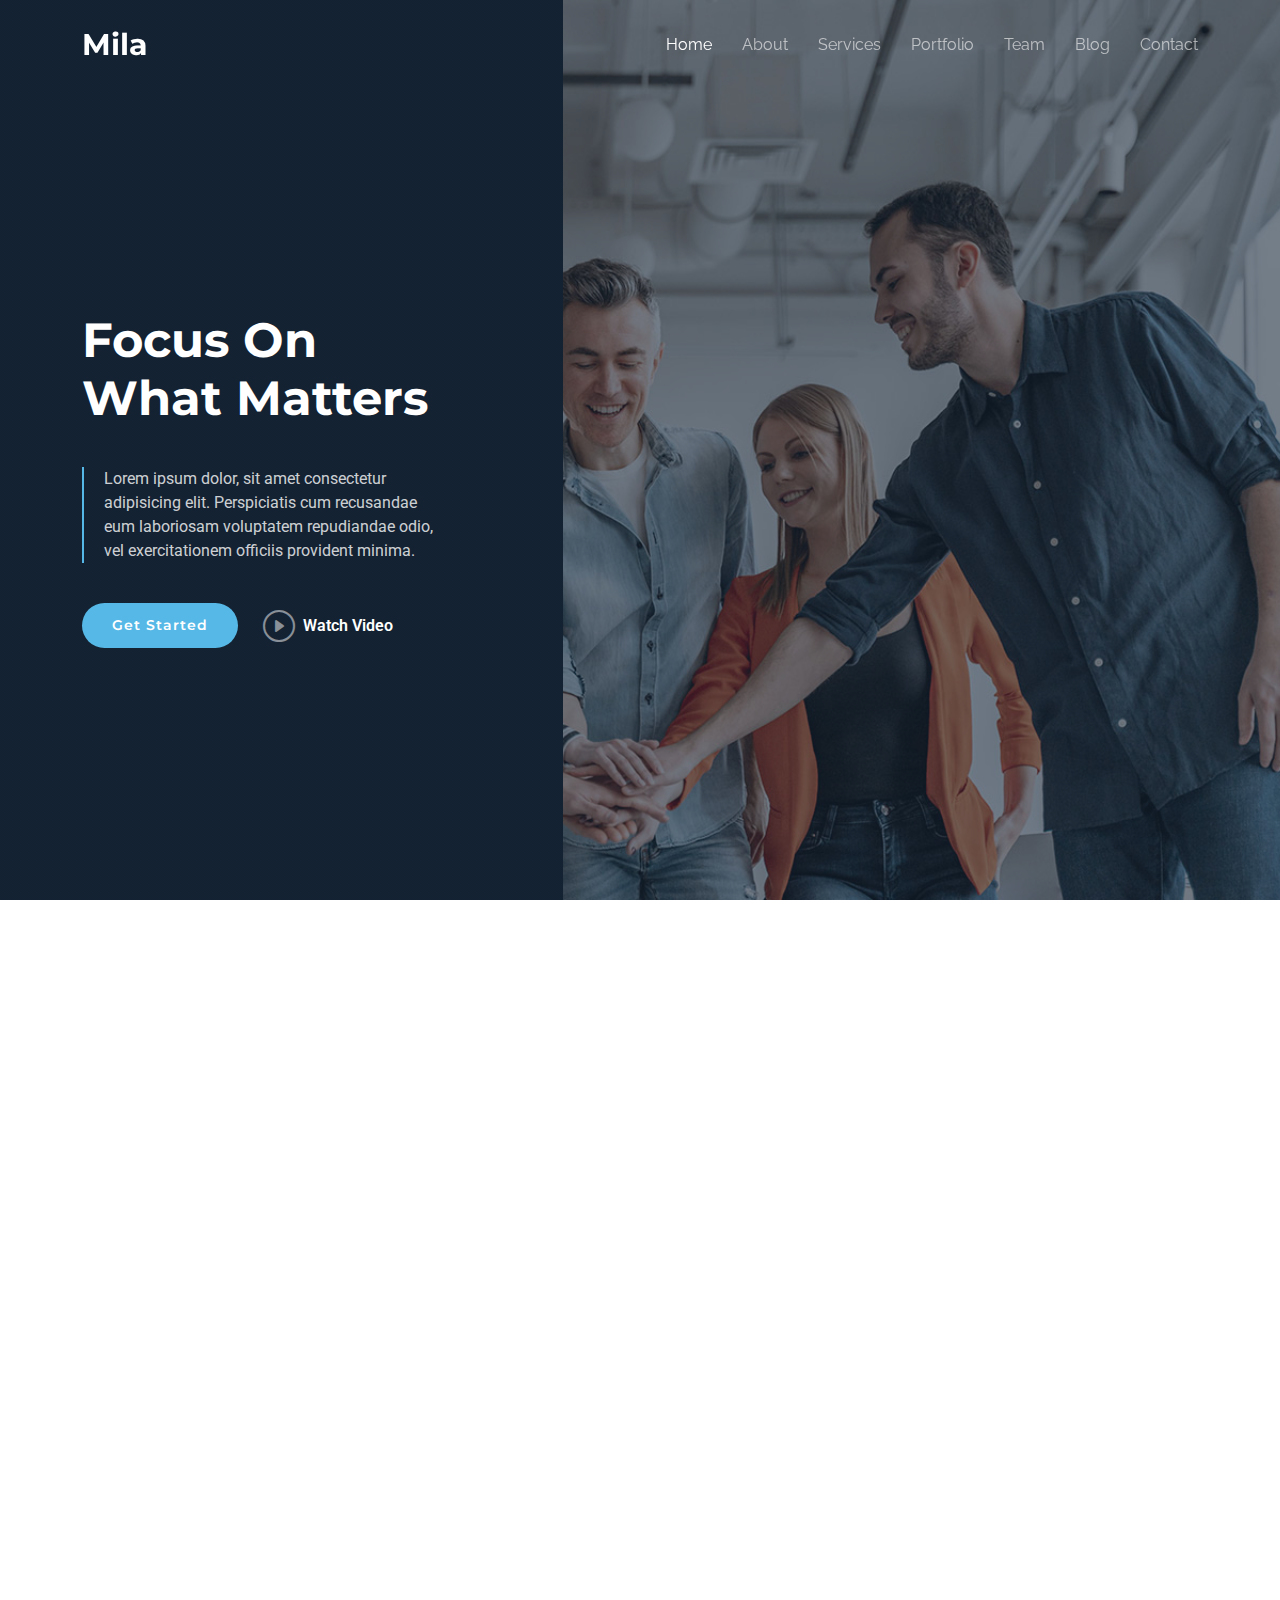
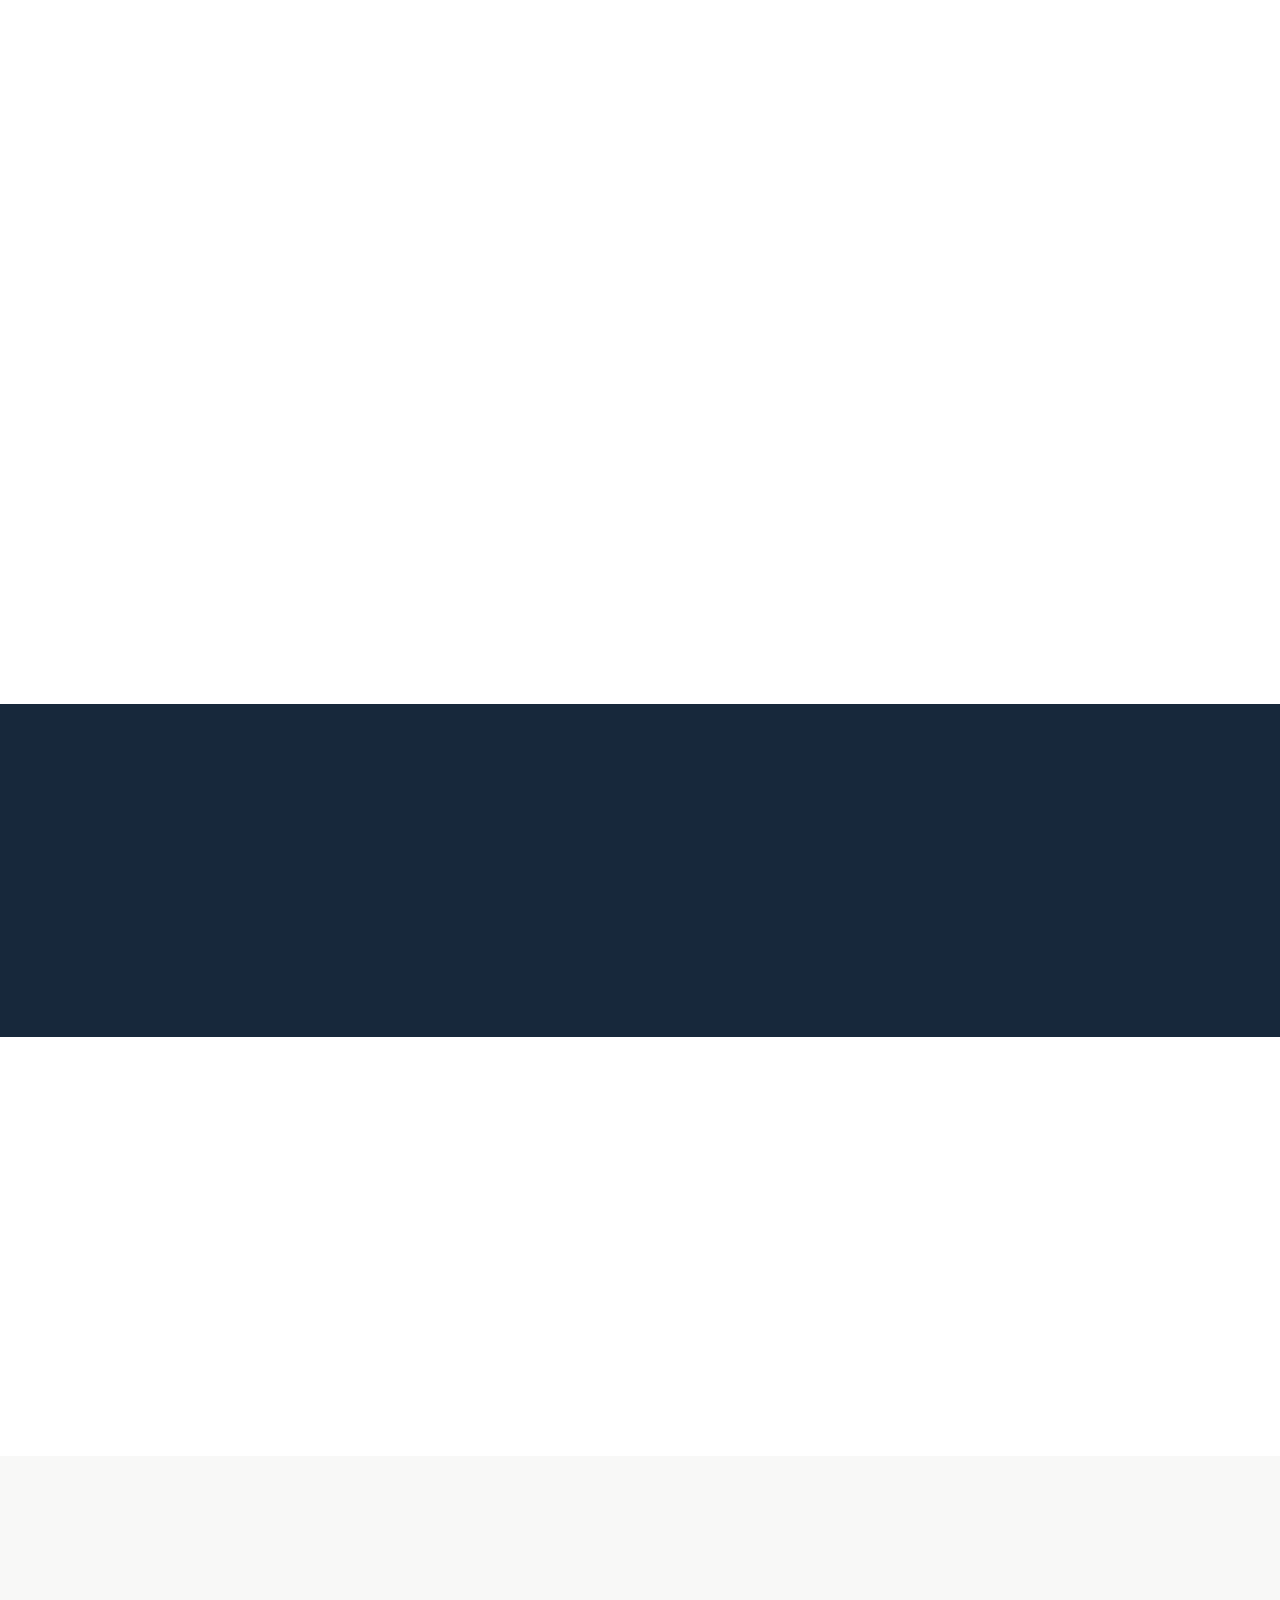
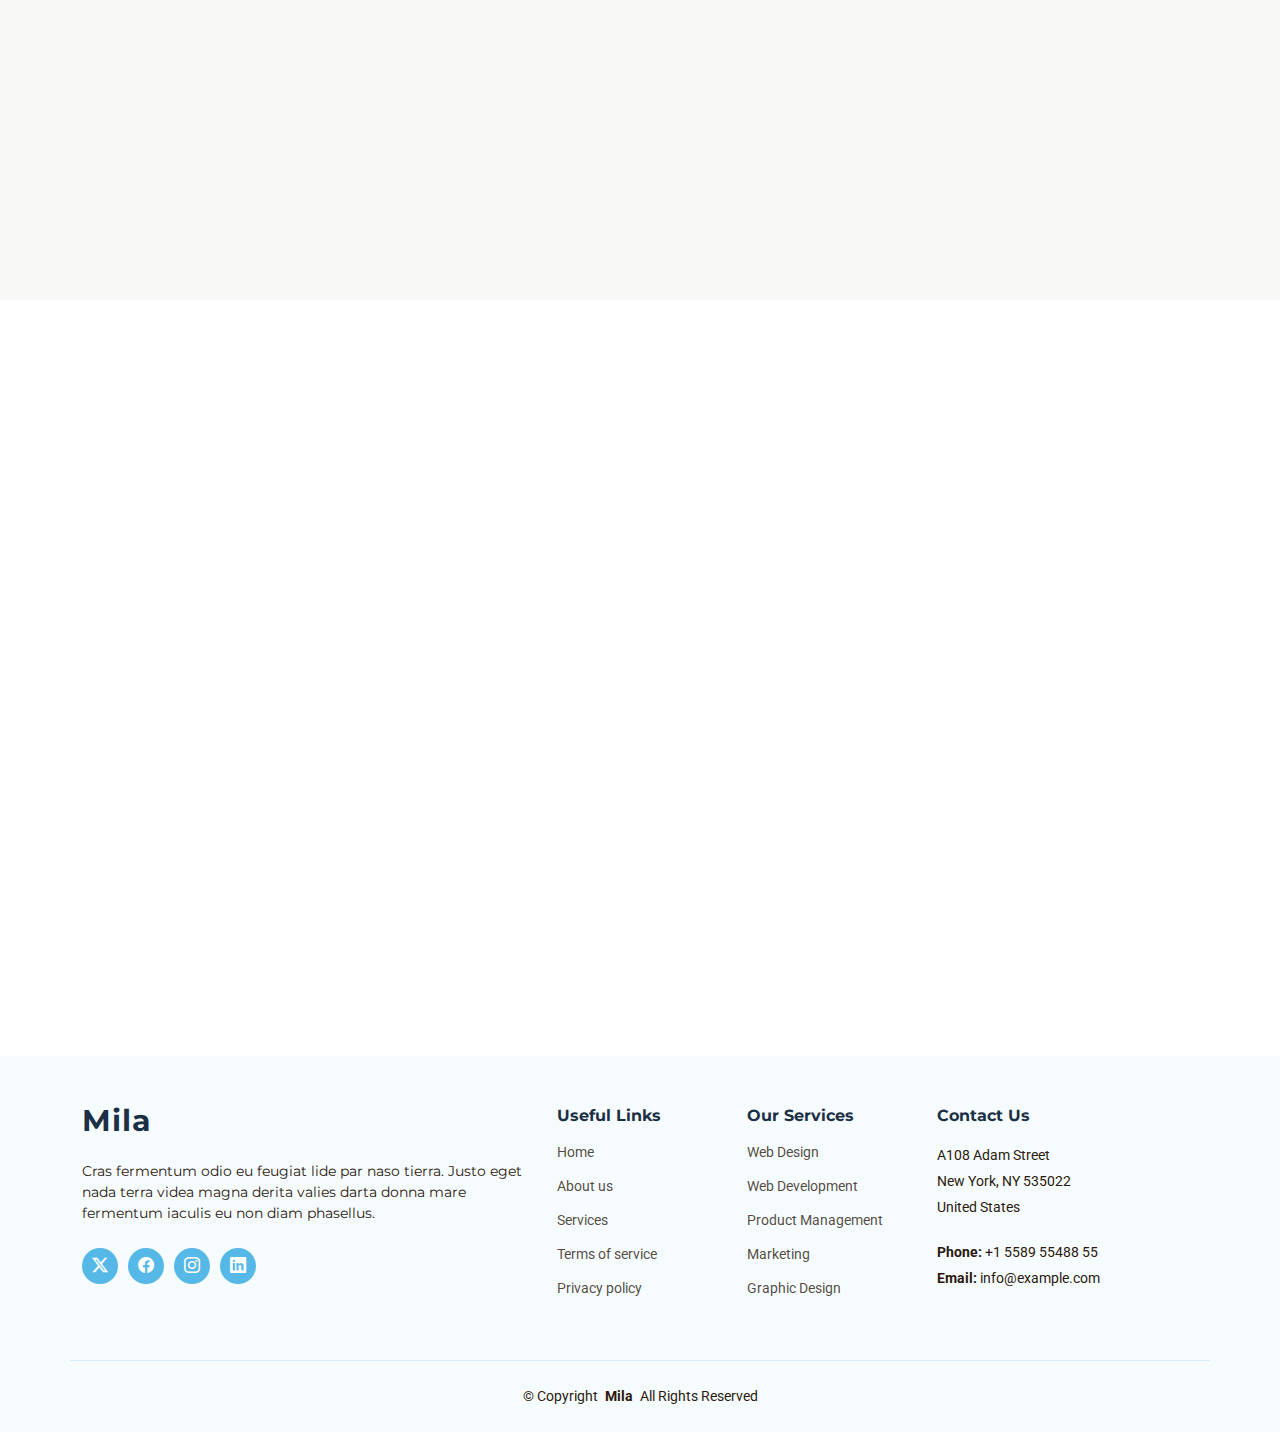
<file: index.html>
<!DOCTYPE html>
<html lang="en">

<head>
  <meta charset="utf-8">
  <meta content="width=device-width, initial-scale=1.0" name="viewport">
  <title>Index</title>
  <meta name="description" content="">
  <meta name="keywords" content="">

  <!-- Favicons -->
  <link href="assets/img/favicon.png" rel="icon">
  <link href="assets/img/apple-touch-icon.png" rel="apple-touch-icon">

  <!-- Fonts -->
  <link href="https://fonts.googleapis.com" rel="preconnect">
  <link href="https://fonts.gstatic.com" rel="preconnect" crossorigin>
  <link href="https://fonts.googleapis.com/css2?family=Roboto:ital,wght@0,100;0,300;0,400;0,500;0,700;0,900;1,100;1,300;1,400;1,500;1,700;1,900&family=Montserrat:ital,wght@0,100;0,200;0,300;0,400;0,500;0,600;0,700;0,800;0,900;1,100;1,200;1,300;1,400;1,500;1,600;1,700;1,800;1,900&family=Raleway:ital,wght@0,100;0,200;0,300;0,400;0,500;0,600;0,700;0,800;0,900;1,100;1,200;1,300;1,400;1,500;1,600;1,700;1,800;1,900&display=swap" rel="stylesheet">

  <!-- Vendor CSS Files -->
  <link href="assets/vendor/bootstrap/css/bootstrap.min.css" rel="stylesheet">
  <link href="assets/vendor/bootstrap-icons/bootstrap-icons.css" rel="stylesheet">
  <link href="assets/vendor/aos/aos.css" rel="stylesheet">
  <link href="assets/vendor/glightbox/css/glightbox.min.css" rel="stylesheet">
  <link href="assets/vendor/swiper/swiper-bundle.min.css" rel="stylesheet">

  <!-- Main CSS File -->
  <link href="assets/css/main.css" rel="stylesheet">


</head>

<body class="index-page">

  <header id="header" class="header d-flex align-items-center fixed-top">
    <div class="container-fluid container-xl position-relative d-flex align-items-center justify-content-between">

      <a href="index.html" class="logo d-flex align-items-center">
        <!-- Uncomment the line below if you also wish to use an image logo -->
        <!-- <img src="assets/img/logo.png" alt=""> -->
        <h1 class="sitename">Mila</h1>
      </a>

      <nav id="navmenu" class="navmenu">
        <ul>
          <li><a href="index.html" class="active">Home<br></a></li>
          <li><a href="about.html">About</a></li>
          <li><a href="services.html">Services</a></li>
          <li><a href="portfolio.html">Portfolio</a></li>
          <li><a href="team.html">Team</a></li>
          <li><a href="blog.html">Blog</a></li>         
          <li><a href="contact.html">Contact</a></li>
        </ul>
        <i class="mobile-nav-toggle d-xl-none bi bi-list"></i>
      </nav>

    </div>
  </header>

  <main class="main">

    <!-- Hero Section -->
    <section id="hero" class="hero section dark-background">

      <img src="assets/img/hero-bg.jpg" alt="" data-aos="fade-in">

      <div class="container">
        <div class="row">
          <div class="col-xl-4">
            <h1 data-aos="fade-up">Focus On What Matters</h1>
            <blockquote data-aos="fade-up" data-aos-delay="100">
              <p>Lorem ipsum dolor, sit amet consectetur adipisicing elit. Perspiciatis cum recusandae eum laboriosam voluptatem repudiandae odio, vel exercitationem officiis provident minima. </p>
            </blockquote>
            <div class="d-flex" data-aos="fade-up" data-aos-delay="200">
              <a href="#about" class="btn-get-started">Get Started</a>
              <a href="https://www.youtube.com/watch?v=Y7f98aduVJ8" class="glightbox btn-watch-video d-flex align-items-center"><i class="bi bi-play-circle"></i><span>Watch Video</span></a>
            </div>
          </div>
        </div>
      </div>

    </section><!-- /Hero Section -->

    <!-- Why Us Section -->
    <section id="why-us" class="why-us section">

      <div class="container">

        <div class="row g-0">

          <div class="col-xl-5 img-bg" data-aos="fade-up" data-aos-delay="100">
            <img src="assets/img/why-us-bg.jpg" alt="">
          </div>

          <div class="col-xl-7 slides position-relative" data-aos="fade-up" data-aos-delay="200">

            <div class="swiper init-swiper">
              <script type="application/json" class="swiper-config">
                {
                  "loop": true,
                  "speed": 600,
                  "autoplay": {
                    "delay": 5000
                  },
                  "slidesPerView": "auto",
                  "centeredSlides": true,
                  "pagination": {
                    "el": ".swiper-pagination",
                    "type": "bullets",
                    "clickable": true
                  },
                  "navigation": {
                    "nextEl": ".swiper-button-next",
                    "prevEl": ".swiper-button-prev"
                  }
                }
              </script>
              <div class="swiper-wrapper">

                <div class="swiper-slide">
                  <div class="item">
                    <h3 class="mb-3">Let's grow your business together</h3>
                    <h4 class="mb-3">Optio reiciendis accusantium iusto architecto at quia minima maiores quidem, dolorum.</h4>
                    <p>Lorem ipsum dolor sit amet consectetur adipisicing elit. Repellendus, ipsam perferendis asperiores explicabo vel tempore velit totam, natus nesciunt accusantium dicta quod quibusdam ipsum maiores nobis non, eum. Ullam reiciendis dignissimos laborum aut, magni voluptatem velit doloribus quas sapiente optio.</p>
                  </div>
                </div><!-- End slide item -->

                <div class="swiper-slide">
                  <div class="item">
                    <h3 class="mb-3">Unde perspiciatis ut repellat dolorem</h3>
                    <h4 class="mb-3">Amet cumque nam sed voluptas doloribus iusto. Dolorem eos aliquam quis.</h4>
                    <p>Dolorem quia fuga consectetur voluptatem. Earum consequatur nulla maxime necessitatibus cum accusamus. Voluptatem dolorem ut numquam dolorum delectus autem veritatis facilis. Et ea ut repellat ea. Facere est dolores fugiat dolor.</p>
                  </div>
                </div><!-- End slide item -->

                <div class="swiper-slide">
                  <div class="item">
                    <h3 class="mb-3">Aliquid non alias minus</h3>
                    <h4 class="mb-3">Necessitatibus voluptatibus explicabo dolores a vitae voluptatum.</h4>
                    <p>Neque voluptates aut. Soluta aut perspiciatis porro deserunt. Voluptate ut itaque velit. Aut consectetur voluptatem aspernatur sequi sit laborum. Voluptas enim dolorum fugiat aut.</p>
                  </div>
                </div><!-- End slide item -->

                <div class="swiper-slide">
                  <div class="item">
                    <h3 class="mb-3">Necessitatibus suscipit non voluptatem quibusdam</h3>
                    <h4 class="mb-3">Tempora quos est ut quia adipisci ut voluptas. Deleniti laborum soluta nihil est. Eum similique neque autem ut.</h4>
                    <p>Ut rerum et autem vel. Et rerum molestiae aut sit vel incidunt sit at voluptatem. Saepe dolorem et sed voluptate impedit. Ad et qui sint at qui animi animi rerum.</p>
                  </div>
                </div><!-- End slide item -->

              </div>
              <div class="swiper-pagination"></div>
            </div>

            <div class="swiper-button-prev"></div>
            <div class="swiper-button-next"></div>
          </div>

        </div>

      </div>

    </section><!-- /Why Us Section -->

    <!-- Services Section -->
    <section id="services" class="services section">

      <!-- Section Title -->
      <div class="container section-title" data-aos="fade-up">
        <h2>Our Services</h2>
        <p>Necessitatibus eius consequatur ex aliquid fuga eum quidem sint consectetur velit</p>
      </div><!-- End Section Title -->

      <div class="container">

        <div class="row gy-4">

          <div class="col-lg-4 col-md-6 service-item d-flex" data-aos="fade-up" data-aos-delay="100">
            <div class="icon flex-shrink-0"><i class="bi bi-briefcase" style="color: #f57813;"></i></div>
            <div>
              <h4 class="title">Lorem Ipsum</h4>
              <p class="description">Voluptatum deleniti atque corrupti quos dolores et quas molestias excepturi sint occaecati cupiditate non provident</p>
              <a href="#" class="readmore stretched-link"><span>Learn More</span><i class="bi bi-arrow-right"></i></a>
            </div>
          </div>
          <!-- End Service Item -->

          <div class="col-lg-4 col-md-6 service-item d-flex" data-aos="fade-up" data-aos-delay="200">
            <div class="icon flex-shrink-0"><i class="bi bi-card-checklist" style="color: #15a04a;"></i></div>
            <div>
              <h4 class="title">Dolor Sitema</h4>
              <p class="description">Minim veniam, quis nostrud exercitation ullamco laboris nisi ut aliquip ex ea commodo consequat tarad limino ata</p>
              <a href="#" class="readmore stretched-link"><span>Learn More</span><i class="bi bi-arrow-right"></i></a>
            </div>
          </div><!-- End Service Item -->

          <div class="col-lg-4 col-md-6 service-item d-flex" data-aos="fade-up" data-aos-delay="300">
            <div class="icon flex-shrink-0"><i class="bi bi-bar-chart" style="color: #d90769;"></i></div>
            <div>
              <h4 class="title">Sed ut perspiciatis</h4>
              <p class="description">Duis aute irure dolor in reprehenderit in voluptate velit esse cillum dolore eu fugiat nulla pariatur</p>
              <a href="#" class="readmore stretched-link"><span>Learn More</span><i class="bi bi-arrow-right"></i></a>
            </div>
          </div><!-- End Service Item -->

          <div class="col-lg-4 col-md-6 service-item d-flex" data-aos="fade-up" data-aos-delay="400">
            <div class="icon flex-shrink-0"><i class="bi bi-binoculars" style="color: #15bfbc;"></i></div>
            <div>
              <h4 class="title">Magni Dolores</h4>
              <p class="description">Excepteur sint occaecat cupidatat non proident, sunt in culpa qui officia deserunt mollit anim id est laborum</p>
              <a href="#" class="readmore stretched-link"><span>Learn More</span><i class="bi bi-arrow-right"></i></a>
            </div>
          </div><!-- End Service Item -->

          <div class="col-lg-4 col-md-6 service-item d-flex" data-aos="fade-up" data-aos-delay="500">
            <div class="icon flex-shrink-0"><i class="bi bi-brightness-high" style="color: #f5cf13;"></i></div>
            <div>
              <h4 class="title">Nemo Enim</h4>
              <p class="description">At vero eos et accusamus et iusto odio dignissimos ducimus qui blanditiis praesentium voluptatum deleniti atque</p>
              <a href="#" class="readmore stretched-link"><span>Learn More</span><i class="bi bi-arrow-right"></i></a>
            </div>
          </div><!-- End Service Item -->

          <div class="col-lg-4 col-md-6 service-item d-flex" data-aos="fade-up" data-aos-delay="600">
            <div class="icon flex-shrink-0"><i class="bi bi-calendar4-week" style="color: #1335f5;"></i></div>
            <div>
              <h4 class="title">Eiusmod Tempor</h4>
              <p class="description">Et harum quidem rerum facilis est et expedita distinctio. Nam libero tempore, cum soluta nobis est eligendi</p>
              <a href="#" class="readmore stretched-link"><span>Learn More</span><i class="bi bi-arrow-right"></i></a>
            </div>
          </div><!-- End Service Item -->

        </div>

      </div>

    </section><!-- /Services Section -->

    <!-- Call To Action Section -->
    <section id="call-to-action" class="call-to-action section dark-background">

      <img src="assets/img/cta-bg.jpg" alt="">

      <div class="container">
        <div class="row justify-content-center" data-aos="zoom-in" data-aos-delay="100">
          <div class="col-xl-10">
            <div class="text-center">
              <h3>Call To Action</h3>
              <p>Duis aute irure dolor in reprehenderit in voluptate velit esse cillum dolore eu fugiat nulla pariatur. Excepteur sint occaecat cupidatat non proident, sunt in culpa qui officia deserunt mollit anim id est laborum.</p>
              <a class="cta-btn" href="#">Call To Action</a>
            </div>
          </div>
        </div>
      </div>

    </section><!-- /Call To Action Section -->

    <!-- Features Section -->
    <section id="features" class="features section">

      <div class="container">
        <div class="row">
          <div class="col-lg-7" data-aos="fade-up" data-aos-delay="100">
            <h3 class="mb-0">Powerful Features for</h3>
            <h3>Your Business</h3>

            <div class="row gy-4">

              <div class="col-md-6">
                <div class="icon-list d-flex">
                  <i class="bi bi-eye" style="color: #ff8b2c;"></i>
                  <span>Easy Cart Features</span>
                </div>
              </div><!-- End Icon List Item-->

              <div class="col-md-6">
                <div class="icon-list d-flex">
                  <i class="bi bi-infinity" style="color: #5578ff;"></i>
                  <span>Sit amet consectetur adipisicing</span>
                </div>
              </div><!-- End Icon List Item-->

              <div class="col-md-6">
                <div class="icon-list d-flex">
                  <i class="bi bi-mortarboard" style="color: #e80368;"></i>
                  <span>Ipsum Rerum Explicabo</span>
                </div>
              </div><!-- End Icon List Item-->

              <div class="col-md-6">
                <div class="icon-list d-flex">
                  <i class="bi bi-star" style="color: #ffa76e;"></i>
                  <span>Easy Cart Features</span>
                </div>
              </div><!-- End Icon List Item-->

              <div class="col-md-6">
                <div class="icon-list d-flex">
                  <i class="bi bi-x-diamond" style="color: #11dbcf;"></i>
                  <span>Easy Cart Features</span>
                </div>
              </div><!-- End Icon List Item-->

              <div class="col-md-6">
                <div class="icon-list d-flex">
                  <i class="bi bi-camera-video" style="color: #4233ff;"></i>
                  <span>Sit amet consectetur adipisicing</span>
                </div>
              </div><!-- End Icon List Item-->

              <div class="col-md-6">
                <div class="icon-list d-flex">
                  <i class="bi bi-brightness-high" style="color: #29cc61;"></i>
                  <span>Ipsum Rerum Explicabo</span>
                </div>
              </div><!-- End Icon List Item-->

              <div class="col-md-6">
                <div class="icon-list d-flex">
                  <i class="bi bi-activity" style="color: #ff5828;"></i>
                  <span>Easy Cart Features</span>
                </div>
              </div><!-- End Icon List Item-->
            </div>
          </div>
          <div class="col-lg-5 position-relative" data-aos="zoom-out" data-aos-delay="200">
            <div class="phone-wrap">
              <img src="assets/img/iphone.png" alt="Image" class="img-fluid">
            </div>
          </div>
        </div>

      </div>

      <div class="details">
        <div class="container">
          <div class="row">
            <div class="col-md-6" data-aos="fade-up" data-aos-delay="300">
              <h4>Labore Sdio Lidui<br>Bonde Naruto</h4>
              <p>Lorem ipsum dolor sit amet, consectetur adipisicing elit. Numquam nostrum molestias doloremque quae delectus odit minima corrupti blanditiis quo animi!</p>
              <a href="#about" class="btn-get-started">Get Started</a>
            </div>
          </div>
        </div>
      </div>

    </section><!-- /Features Section -->

    <!-- Recent Posts Section -->
    <section id="recent-posts" class="recent-posts section">

      <!-- Section Title -->
      <div class="container section-title" data-aos="fade-up">
        <h2>Recent Blog Posts</h2>

      </div><!-- End Section Title -->

      <div class="container">

        <div class="row gy-5">

          <div class="col-xl-3 col-md-6" data-aos="fade-up" data-aos-delay="200">
            <div class="post-box">
              <div class="post-img"><img src="assets/img/blog/blog-1.jpg" class="img-fluid" alt=""></div>
              <div class="meta">
                <span class="post-date">Tue, December 12</span>
                <span class="post-author"> / Julia Parker</span>
              </div>
              <h3 class="post-title">Eum ad dolor et. Autem aut fugiat debitis</h3>
              <p>Illum voluptas ab enim placeat. Adipisci enim velit nulla. Vel omnis laudantium. Asperiores eum ipsa est officiis. Modi qui magni est...</p>
              <a href="blog-details.html" class="readmore stretched-link"><span>Read More</span><i class="bi bi-arrow-right"></i></a>
            </div>
          </div>

          <div class="col-xl-3 col-md-6" data-aos="fade-up" data-aos-delay="400">
            <div class="post-box">
              <div class="post-img"><img src="assets/img/blog/blog-2.jpg" class="img-fluid" alt=""></div>
              <div class="meta">
                <span class="post-date">Fri, September 05</span>
                <span class="post-author"> / Mario Douglas</span>
              </div>
              <h3 class="post-title">Et repellendus molestiae qui est sed omnis</h3>
              <p>Voluptatem nesciunt omnis libero autem tempora enim ut ipsam id. Odit quia ab eum assumenda. Quisquam omnis doloribus...</p>
              <a href="blog-details.html" class="readmore stretched-link"><span>Read More</span><i class="bi bi-arrow-right"></i></a>
            </div>
          </div>

          <div class="col-xl-3 col-md-6" data-aos="fade-up" data-aos-delay="600">
            <div class="post-box">
              <div class="post-img"><img src="assets/img/blog/blog-3.jpg" class="img-fluid" alt=""></div>
              <div class="meta">
                <span class="post-date">Tue, July 27</span>
                <span class="post-author"> / Lisa Hunter</span>
              </div>
              <h3 class="post-title">Quia assumenda est et veritati</h3>
              <p>Quia nam eaque omnis explicabo similique eum quaerat similique laboriosam. Quis omnis repellat sed quae consectetur magnam...</p>
              <a href="blog-details.html" class="readmore stretched-link"><span>Read More</span><i class="bi bi-arrow-right"></i></a>
            </div>
          </div>

          <div class="col-xl-3 col-md-6" data-aos="fade-up" data-aos-delay="600">
            <div class="post-box">
              <div class="post-img"><img src="assets/img/blog/blog-4.jpg" class="img-fluid" alt=""></div>
              <div class="meta">
                <span class="post-date">Tue, Sep 16</span>
                <span class="post-author"> / Mario Douglas</span>
              </div>
              <h3 class="post-title">Pariatur quia facilis similique deleniti</h3>
              <p>Et consequatur eveniet nam voluptas commodi cumque ea est ex. Aut quis omnis sint ipsum earum quia eligendi...</p>
              <a href="blog-details.html" class="readmore stretched-link"><span>Read More</span><i class="bi bi-arrow-right"></i></a>
            </div>
          </div>

        </div>

      </div>

    </section><!-- /Recent Posts Section -->

  </main>

  <footer id="footer" class="footer light-background">

    <div class="footer-top">
      <div class="container">
        <div class="row gy-4">
          <div class="col-lg-5 col-md-12 footer-about">
            <a href="index.html" class="logo d-flex align-items-center">
              <span class="sitename">Mila</span>
            </a>
            <p>Cras fermentum odio eu feugiat lide par naso tierra. Justo eget nada terra videa magna derita valies darta donna mare fermentum iaculis eu non diam phasellus.</p>
            <div class="social-links d-flex mt-4">
              <a href=""><i class="bi bi-twitter-x"></i></a>
              <a href=""><i class="bi bi-facebook"></i></a>
              <a href=""><i class="bi bi-instagram"></i></a>
              <a href=""><i class="bi bi-linkedin"></i></a>
            </div>
          </div>

          <div class="col-lg-2 col-6 footer-links">
            <h4>Useful Links</h4>
            <ul>
              <li><a href="#">Home</a></li>
              <li><a href="#">About us</a></li>
              <li><a href="#">Services</a></li>
              <li><a href="#">Terms of service</a></li>
              <li><a href="#">Privacy policy</a></li>
            </ul>
          </div>

          <div class="col-lg-2 col-6 footer-links">
            <h4>Our Services</h4>
            <ul>
              <li><a href="#">Web Design</a></li>
              <li><a href="#">Web Development</a></li>
              <li><a href="#">Product Management</a></li>
              <li><a href="#">Marketing</a></li>
              <li><a href="#">Graphic Design</a></li>
            </ul>
          </div>

          <div class="col-lg-3 col-md-12 footer-contact text-center text-md-start">
            <h4>Contact Us</h4>
            <p>A108 Adam Street</p>
            <p>New York, NY 535022</p>
            <p>United States</p>
            <p class="mt-4"><strong>Phone:</strong> <span>+1 5589 55488 55</span></p>
            <p><strong>Email:</strong> <span>info@example.com</span></p>
          </div>

        </div>
      </div>
    </div>

    <div class="container copyright text-center">
      <p>© <span>Copyright</span> <strong class="px-1 sitename">Mila</strong> <span>All Rights Reserved</span></p>
      
    </div>

  </footer>

  <!-- Scroll Top -->
  <a href="#" id="scroll-top" class="scroll-top d-flex align-items-center justify-content-center"><i class="bi bi-arrow-up-short"></i></a>

  <!-- Preloader -->
  <div id="preloader"></div>

  <!-- Vendor JS Files -->
  <script src="assets/vendor/bootstrap/js/bootstrap.bundle.min.js"></script>
  <script src="assets/vendor/php-email-form/validate.js"></script>
  <script src="assets/vendor/aos/aos.js"></script>
  <script src="assets/vendor/glightbox/js/glightbox.min.js"></script>
  <script src="assets/vendor/swiper/swiper-bundle.min.js"></script>
  <script src="assets/vendor/imagesloaded/imagesloaded.pkgd.min.js"></script>
  <script src="assets/vendor/isotope-layout/isotope.pkgd.min.js"></script>

  <!-- Main JS File -->
  <script src="assets/js/main.js"></script>

</body>

</html>
</file>
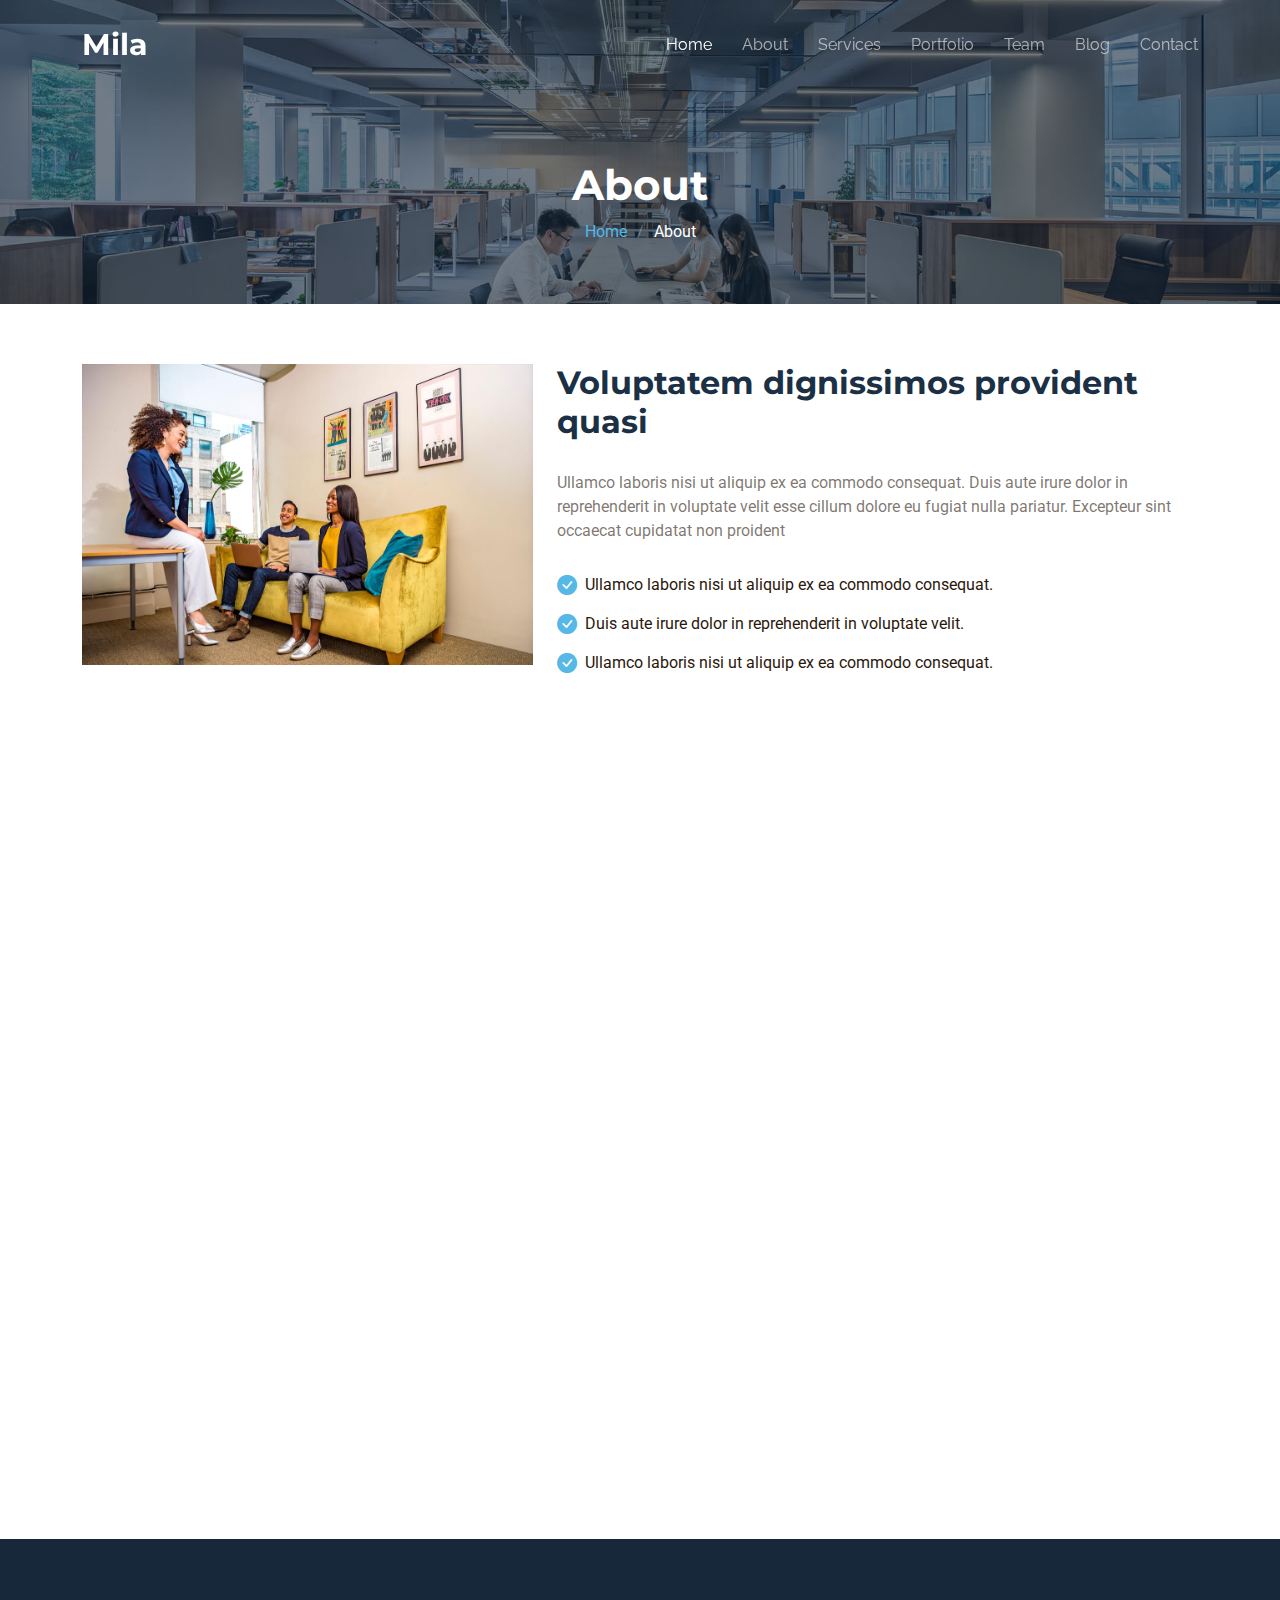
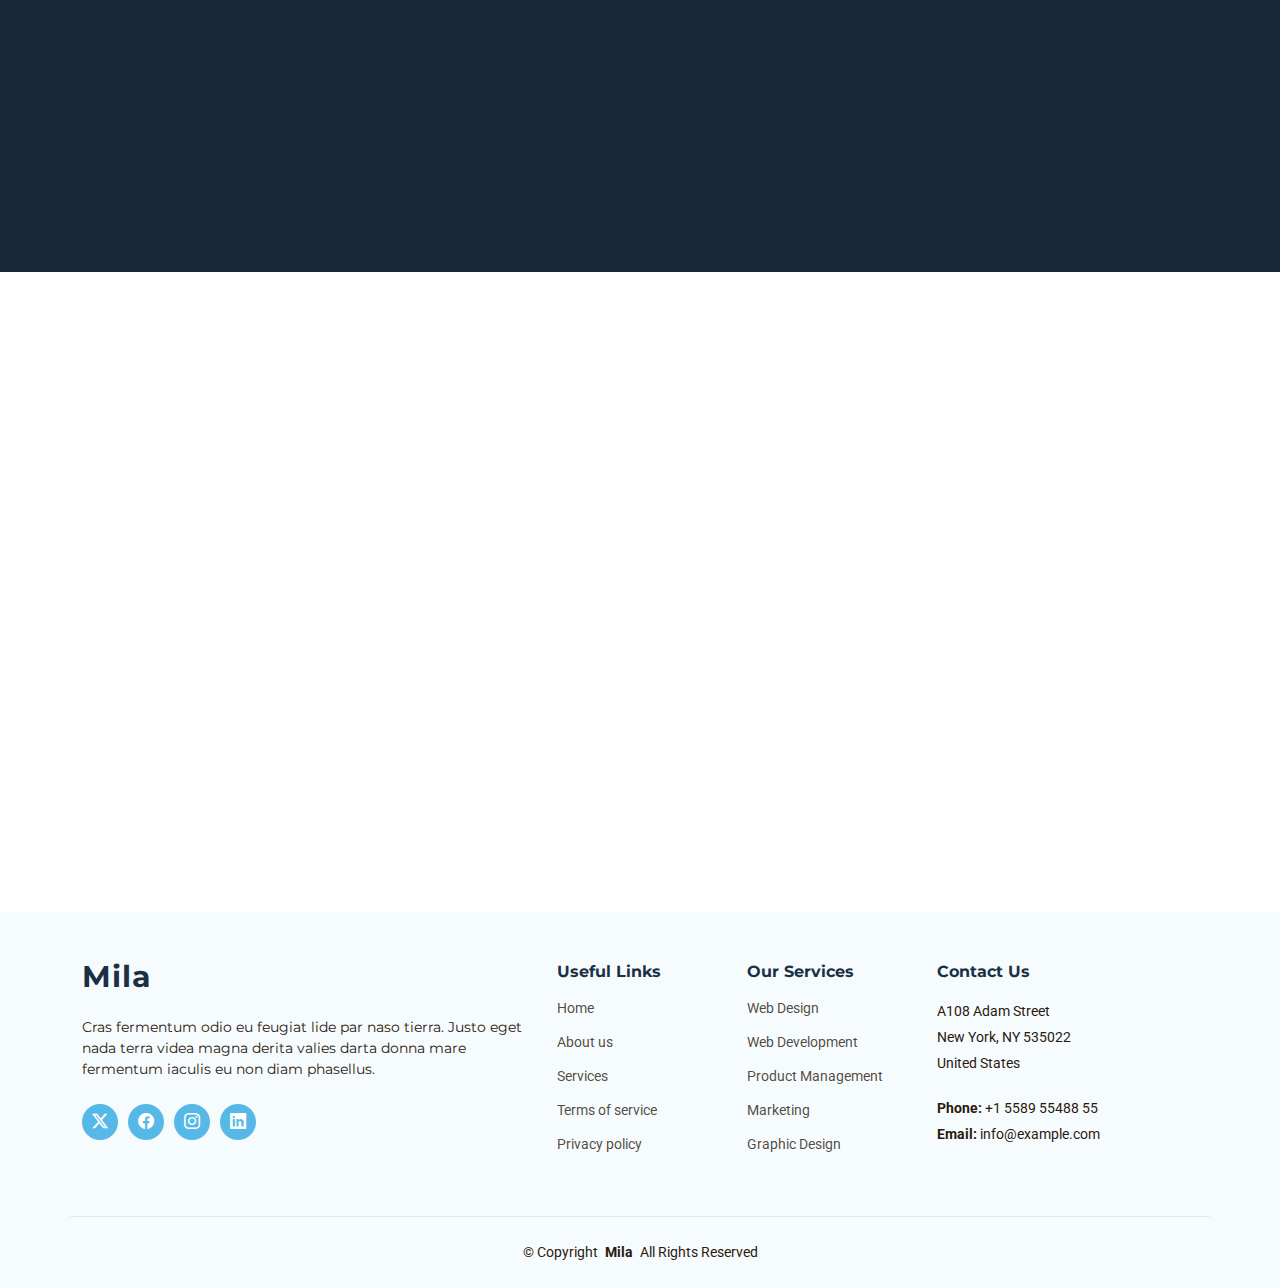
<file: about.html>
<!DOCTYPE html>
<html lang="en">

<head>
  <meta charset="utf-8">
  <meta content="width=device-width, initial-scale=1.0" name="viewport">
  <title>About - Mila Bootstrap Template</title>
  <meta name="description" content="">
  <meta name="keywords" content="">

  <!-- Favicons -->
  <link href="assets/img/favicon.png" rel="icon">
  <link href="assets/img/apple-touch-icon.png" rel="apple-touch-icon">

  <!-- Fonts -->
  <link href="https://fonts.googleapis.com" rel="preconnect">
  <link href="https://fonts.gstatic.com" rel="preconnect" crossorigin>
  <link href="https://fonts.googleapis.com/css2?family=Roboto:ital,wght@0,100;0,300;0,400;0,500;0,700;0,900;1,100;1,300;1,400;1,500;1,700;1,900&family=Montserrat:ital,wght@0,100;0,200;0,300;0,400;0,500;0,600;0,700;0,800;0,900;1,100;1,200;1,300;1,400;1,500;1,600;1,700;1,800;1,900&family=Raleway:ital,wght@0,100;0,200;0,300;0,400;0,500;0,600;0,700;0,800;0,900;1,100;1,200;1,300;1,400;1,500;1,600;1,700;1,800;1,900&display=swap" rel="stylesheet">

  <!-- Vendor CSS Files -->
  <link href="assets/vendor/bootstrap/css/bootstrap.min.css" rel="stylesheet">
  <link href="assets/vendor/bootstrap-icons/bootstrap-icons.css" rel="stylesheet">
  <link href="assets/vendor/aos/aos.css" rel="stylesheet">
  <link href="assets/vendor/glightbox/css/glightbox.min.css" rel="stylesheet">
  <link href="assets/vendor/swiper/swiper-bundle.min.css" rel="stylesheet">

  <!-- Main CSS File -->
  <link href="assets/css/main.css" rel="stylesheet">

</head>

<body class="about-page">

  <header id="header" class="header d-flex align-items-center fixed-top">
    <div class="container-fluid container-xl position-relative d-flex align-items-center justify-content-between">

      <a href="index.html" class="logo d-flex align-items-center">
        <!-- Uncomment the line below if you also wish to use an image logo -->
        <!-- <img src="assets/img/logo.png" alt=""> -->
        <h1 class="sitename">Mila</h1>
      </a>

      <nav id="navmenu" class="navmenu">
        <ul>
          <li><a href="index.html" class="active">Home<br></a></li>
          <li><a href="about.html">About</a></li>
          <li><a href="services.html">Services</a></li>
          <li><a href="portfolio.html">Portfolio</a></li>
          <li><a href="team.html">Team</a></li>
          <li><a href="blog.html">Blog</a></li>         
          <li><a href="contact.html">Contact</a></li>
        </ul>
        <i class="mobile-nav-toggle d-xl-none bi bi-list"></i>
      </nav>

    </div>
  </header>

  <main class="main">

    <!-- Page Title -->
    <div class="page-title dark-background" data-aos="fade" style="background-image: url(assets/img/about-page-title-bg.jpg);">
      <div class="container">
        <h1>About</h1>
        <nav class="breadcrumbs">
          <ol>
            <li><a href="index.html">Home</a></li>
            <li class="current">About</li>
          </ol>
        </nav>
      </div>
    </div><!-- End Page Title -->

    <!-- About Section -->
    <section id="about" class="about section">

      <div class="container">

        <div class="row gy-4" data-aos="fade-up" data-aos-delay="100">
          <div class="col-lg-5">
            <img src="assets/img/about.jpg" class="img-fluid" alt="">
          </div>
          <div class="col-lg-7" data-aos="fade-up" data-aos-delay="200">
            <div class="content">
              <h3>Voluptatem dignissimos provident quasi</h3>
              <p>
                Ullamco laboris nisi ut aliquip ex ea commodo consequat. Duis aute irure dolor in reprehenderit in voluptate
                velit esse cillum dolore eu fugiat nulla pariatur. Excepteur sint occaecat cupidatat non proident
              </p>
              <ul>
                <li><i class="bi bi-check-circle-fill"></i> <span>Ullamco laboris nisi ut aliquip ex ea commodo consequat.</span></li>
                <li><i class="bi bi-check-circle-fill"></i> <span>Duis aute irure dolor in reprehenderit in voluptate velit.</span></li>
                <li><i class="bi bi-check-circle-fill"></i> <span>Ullamco laboris nisi ut aliquip ex ea commodo consequat.</span></li>
              </ul>
            </div>
          </div>
        </div>

      </div>

    </section><!-- /About Section -->

    <!-- Why Us Section -->
    <section id="why-us" class="why-us section">

      <div class="container">

        <div class="row g-0">

          <div class="col-xl-5 img-bg" data-aos="fade-up" data-aos-delay="100">
            <img src="assets/img/why-us-bg.jpg" alt="">
          </div>

          <div class="col-xl-7 slides position-relative" data-aos="fade-up" data-aos-delay="200">

            <div class="swiper init-swiper">
              <script type="application/json" class="swiper-config">
                {
                  "loop": true,
                  "speed": 600,
                  "autoplay": {
                    "delay": 5000
                  },
                  "slidesPerView": "auto",
                  "centeredSlides": true,
                  "pagination": {
                    "el": ".swiper-pagination",
                    "type": "bullets",
                    "clickable": true
                  },
                  "navigation": {
                    "nextEl": ".swiper-button-next",
                    "prevEl": ".swiper-button-prev"
                  }
                }
              </script>
              <div class="swiper-wrapper">

                <div class="swiper-slide">
                  <div class="item">
                    <h3 class="mb-3">Let's grow your business together</h3>
                    <h4 class="mb-3">Optio reiciendis accusantium iusto architecto at quia minima maiores quidem, dolorum.</h4>
                    <p>Lorem ipsum dolor sit amet consectetur adipisicing elit. Repellendus, ipsam perferendis asperiores explicabo vel tempore velit totam, natus nesciunt accusantium dicta quod quibusdam ipsum maiores nobis non, eum. Ullam reiciendis dignissimos laborum aut, magni voluptatem velit doloribus quas sapiente optio.</p>
                  </div>
                </div><!-- End slide item -->

                <div class="swiper-slide">
                  <div class="item">
                    <h3 class="mb-3">Unde perspiciatis ut repellat dolorem</h3>
                    <h4 class="mb-3">Amet cumque nam sed voluptas doloribus iusto. Dolorem eos aliquam quis.</h4>
                    <p>Dolorem quia fuga consectetur voluptatem. Earum consequatur nulla maxime necessitatibus cum accusamus. Voluptatem dolorem ut numquam dolorum delectus autem veritatis facilis. Et ea ut repellat ea. Facere est dolores fugiat dolor.</p>
                  </div>
                </div><!-- End slide item -->

                <div class="swiper-slide">
                  <div class="item">
                    <h3 class="mb-3">Aliquid non alias minus</h3>
                    <h4 class="mb-3">Necessitatibus voluptatibus explicabo dolores a vitae voluptatum.</h4>
                    <p>Neque voluptates aut. Soluta aut perspiciatis porro deserunt. Voluptate ut itaque velit. Aut consectetur voluptatem aspernatur sequi sit laborum. Voluptas enim dolorum fugiat aut.</p>
                  </div>
                </div><!-- End slide item -->

                <div class="swiper-slide">
                  <div class="item">
                    <h3 class="mb-3">Necessitatibus suscipit non voluptatem quibusdam</h3>
                    <h4 class="mb-3">Tempora quos est ut quia adipisci ut voluptas. Deleniti laborum soluta nihil est. Eum similique neque autem ut.</h4>
                    <p>Ut rerum et autem vel. Et rerum molestiae aut sit vel incidunt sit at voluptatem. Saepe dolorem et sed voluptate impedit. Ad et qui sint at qui animi animi rerum.</p>
                  </div>
                </div><!-- End slide item -->

              </div>
              <div class="swiper-pagination"></div>
            </div>

            <div class="swiper-button-prev"></div>
            <div class="swiper-button-next"></div>
          </div>

        </div>

      </div>

    </section><!-- /Why Us Section -->

    <!-- Call To Action Section -->
    <section id="call-to-action" class="call-to-action section dark-background">

      <img src="assets/img/cta-bg.jpg" alt="">

      <div class="container">
        <div class="row justify-content-center" data-aos="zoom-in" data-aos-delay="100">
          <div class="col-xl-10">
            <div class="text-center">
              <h3>Call To Action</h3>
              <p>Duis aute irure dolor in reprehenderit in voluptate velit esse cillum dolore eu fugiat nulla pariatur. Excepteur sint occaecat cupidatat non proident, sunt in culpa qui officia deserunt mollit anim id est laborum.</p>
              <a class="cta-btn" href="#">Call To Action</a>
            </div>
          </div>
        </div>
      </div>

    </section><!-- /Call To Action Section -->

    <!-- Team Section -->
    <section id="team" class="team section">

      <!-- Section Title -->
      <div class="container section-title" data-aos="fade-up">
        <h2>Our Team</h2>
        <p>Necessitatibus eius consequatur ex aliquid fuga eum quidem sint consectetur velit</p>
      </div><!-- End Section Title -->

      <div class="container">

        <div class="row gy-4">

          <div class="col-lg-3 col-md-6 d-flex align-items-stretch" data-aos="fade-up" data-aos-delay="100">
            <div class="team-member">
              <div class="member-img">
                <img src="assets/img/team/team-1.jpg" class="img-fluid" alt="">
                <div class="social">
                  <a href=""><i class="bi bi-twitter-x"></i></a>
                  <a href=""><i class="bi bi-facebook"></i></a>
                  <a href=""><i class="bi bi-instagram"></i></a>
                  <a href=""><i class="bi bi-linkedin"></i></a>
                </div>
              </div>
              <div class="member-info">
                <h4>Walter White</h4>
                <span>Chief Executive Officer</span>
              </div>
            </div>
          </div><!-- End Team Member -->

          <div class="col-lg-3 col-md-6 d-flex align-items-stretch" data-aos="fade-up" data-aos-delay="200">
            <div class="team-member">
              <div class="member-img">
                <img src="assets/img/team/team-2.jpg" class="img-fluid" alt="">
                <div class="social">
                  <a href=""><i class="bi bi-twitter-x"></i></a>
                  <a href=""><i class="bi bi-facebook"></i></a>
                  <a href=""><i class="bi bi-instagram"></i></a>
                  <a href=""><i class="bi bi-linkedin"></i></a>
                </div>
              </div>
              <div class="member-info">
                <h4>Sarah Jhonson</h4>
                <span>Product Manager</span>
              </div>
            </div>
          </div><!-- End Team Member -->

          <div class="col-lg-3 col-md-6 d-flex align-items-stretch" data-aos="fade-up" data-aos-delay="300">
            <div class="team-member">
              <div class="member-img">
                <img src="assets/img/team/team-3.jpg" class="img-fluid" alt="">
                <div class="social">
                  <a href=""><i class="bi bi-twitter-x"></i></a>
                  <a href=""><i class="bi bi-facebook"></i></a>
                  <a href=""><i class="bi bi-instagram"></i></a>
                  <a href=""><i class="bi bi-linkedin"></i></a>
                </div>
              </div>
              <div class="member-info">
                <h4>William Anderson</h4>
                <span>CTO</span>
              </div>
            </div>
          </div><!-- End Team Member -->

          <div class="col-lg-3 col-md-6 d-flex align-items-stretch" data-aos="fade-up" data-aos-delay="400">
            <div class="team-member">
              <div class="member-img">
                <img src="assets/img/team/team-4.jpg" class="img-fluid" alt="">
                <div class="social">
                  <a href=""><i class="bi bi-twitter-x"></i></a>
                  <a href=""><i class="bi bi-facebook"></i></a>
                  <a href=""><i class="bi bi-instagram"></i></a>
                  <a href=""><i class="bi bi-linkedin"></i></a>
                </div>
              </div>
              <div class="member-info">
                <h4>Amanda Jepson</h4>
                <span>Accountant</span>
              </div>
            </div>
          </div><!-- End Team Member -->

        </div>

      </div>

    </section><!-- /Team Section -->

  </main>

  <footer id="footer" class="footer light-background">

    <div class="footer-top">
      <div class="container">
        <div class="row gy-4">
          <div class="col-lg-5 col-md-12 footer-about">
            <a href="index.html" class="logo d-flex align-items-center">
              <span class="sitename">Mila</span>
            </a>
            <p>Cras fermentum odio eu feugiat lide par naso tierra. Justo eget nada terra videa magna derita valies darta donna mare fermentum iaculis eu non diam phasellus.</p>
            <div class="social-links d-flex mt-4">
              <a href=""><i class="bi bi-twitter-x"></i></a>
              <a href=""><i class="bi bi-facebook"></i></a>
              <a href=""><i class="bi bi-instagram"></i></a>
              <a href=""><i class="bi bi-linkedin"></i></a>
            </div>
          </div>

          <div class="col-lg-2 col-6 footer-links">
            <h4>Useful Links</h4>
            <ul>
              <li><a href="#">Home</a></li>
              <li><a href="#">About us</a></li>
              <li><a href="#">Services</a></li>
              <li><a href="#">Terms of service</a></li>
              <li><a href="#">Privacy policy</a></li>
            </ul>
          </div>

          <div class="col-lg-2 col-6 footer-links">
            <h4>Our Services</h4>
            <ul>
              <li><a href="#">Web Design</a></li>
              <li><a href="#">Web Development</a></li>
              <li><a href="#">Product Management</a></li>
              <li><a href="#">Marketing</a></li>
              <li><a href="#">Graphic Design</a></li>
            </ul>
          </div>

          <div class="col-lg-3 col-md-12 footer-contact text-center text-md-start">
            <h4>Contact Us</h4>
            <p>A108 Adam Street</p>
            <p>New York, NY 535022</p>
            <p>United States</p>
            <p class="mt-4"><strong>Phone:</strong> <span>+1 5589 55488 55</span></p>
            <p><strong>Email:</strong> <span>info@example.com</span></p>
          </div>

        </div>
      </div>
    </div>

    <div class="container copyright text-center">
      <p>© <span>Copyright</span> <strong class="px-1 sitename">Mila</strong> <span>All Rights Reserved</span></p>
      
    </div>

  </footer>

  <!-- Scroll Top -->
  <a href="#" id="scroll-top" class="scroll-top d-flex align-items-center justify-content-center"><i class="bi bi-arrow-up-short"></i></a>

  <!-- Preloader -->
  <div id="preloader"></div>

  <!-- Vendor JS Files -->
  <script src="assets/vendor/bootstrap/js/bootstrap.bundle.min.js"></script>
  <script src="assets/vendor/php-email-form/validate.js"></script>
  <script src="assets/vendor/aos/aos.js"></script>
  <script src="assets/vendor/glightbox/js/glightbox.min.js"></script>
  <script src="assets/vendor/swiper/swiper-bundle.min.js"></script>
  <script src="assets/vendor/imagesloaded/imagesloaded.pkgd.min.js"></script>
  <script src="assets/vendor/isotope-layout/isotope.pkgd.min.js"></script>

  <!-- Main JS File -->
  <script src="assets/js/main.js"></script>

</body>

</html>
</file>
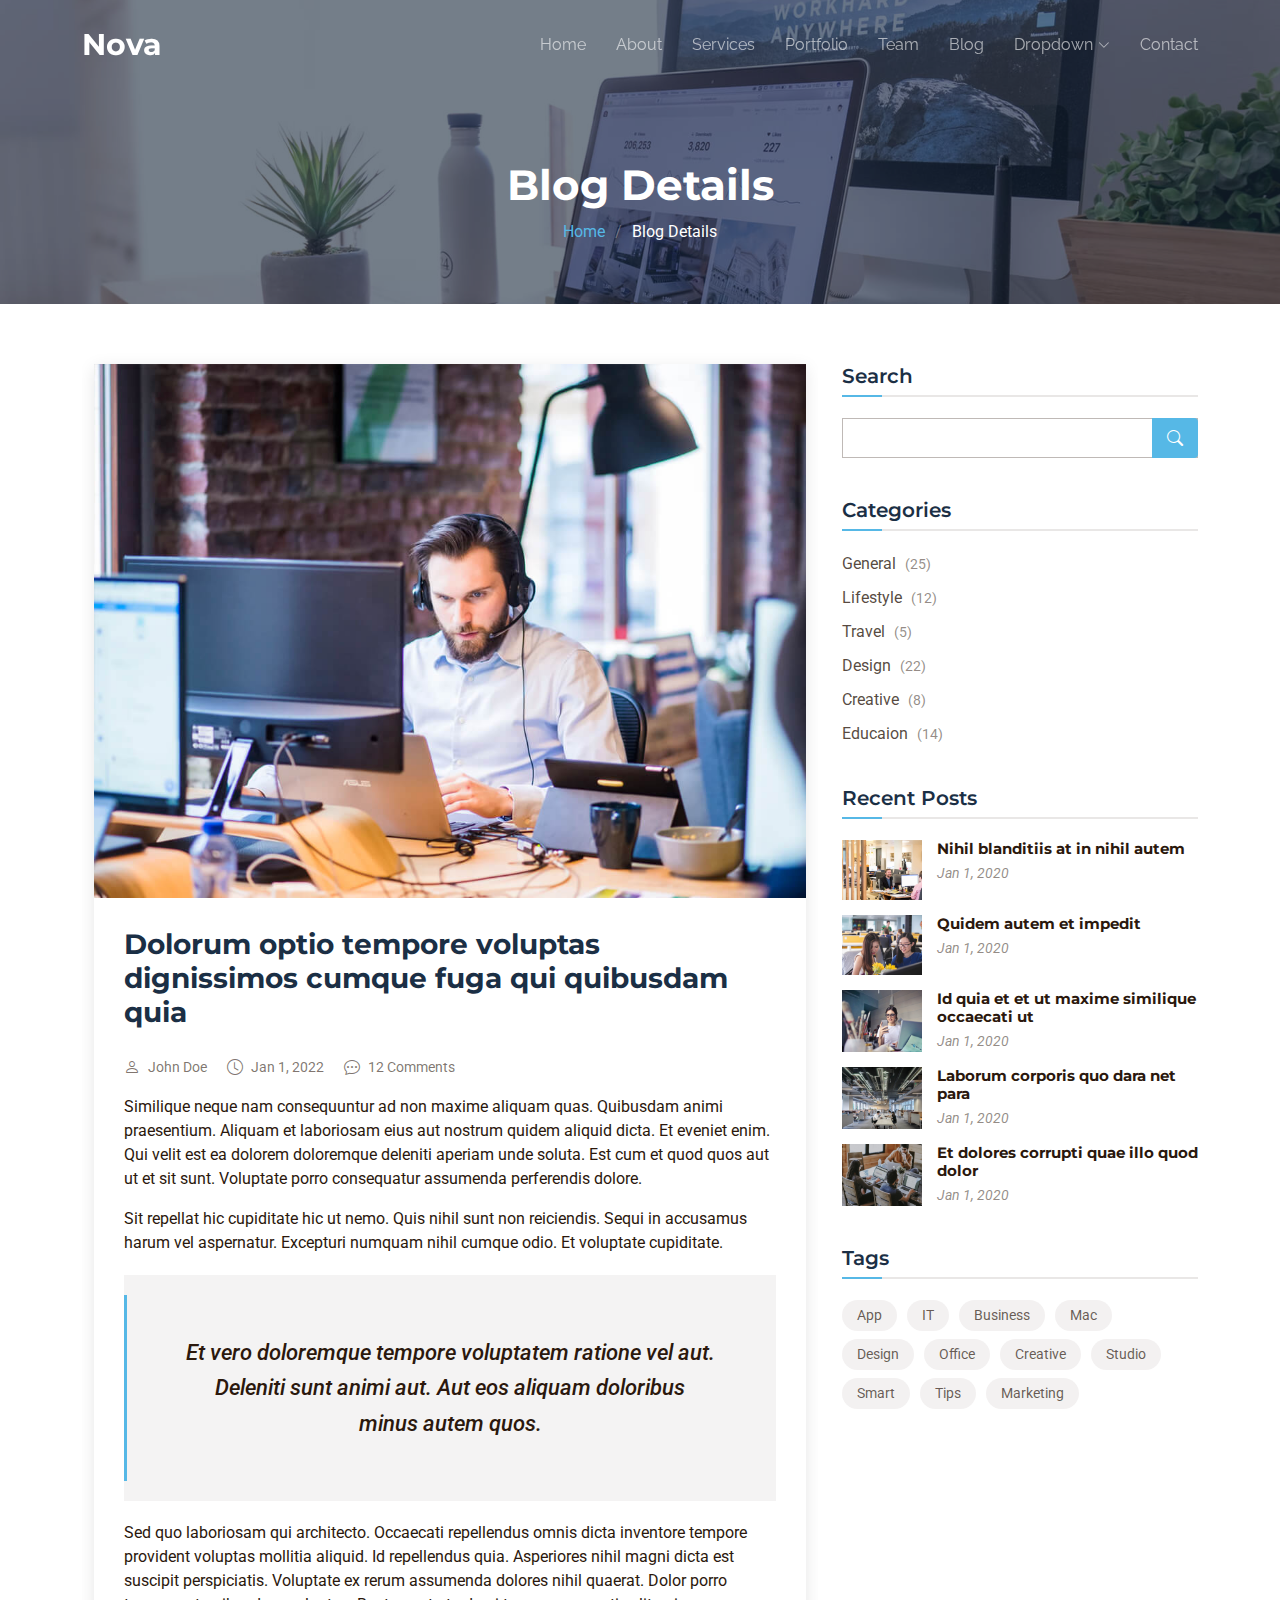
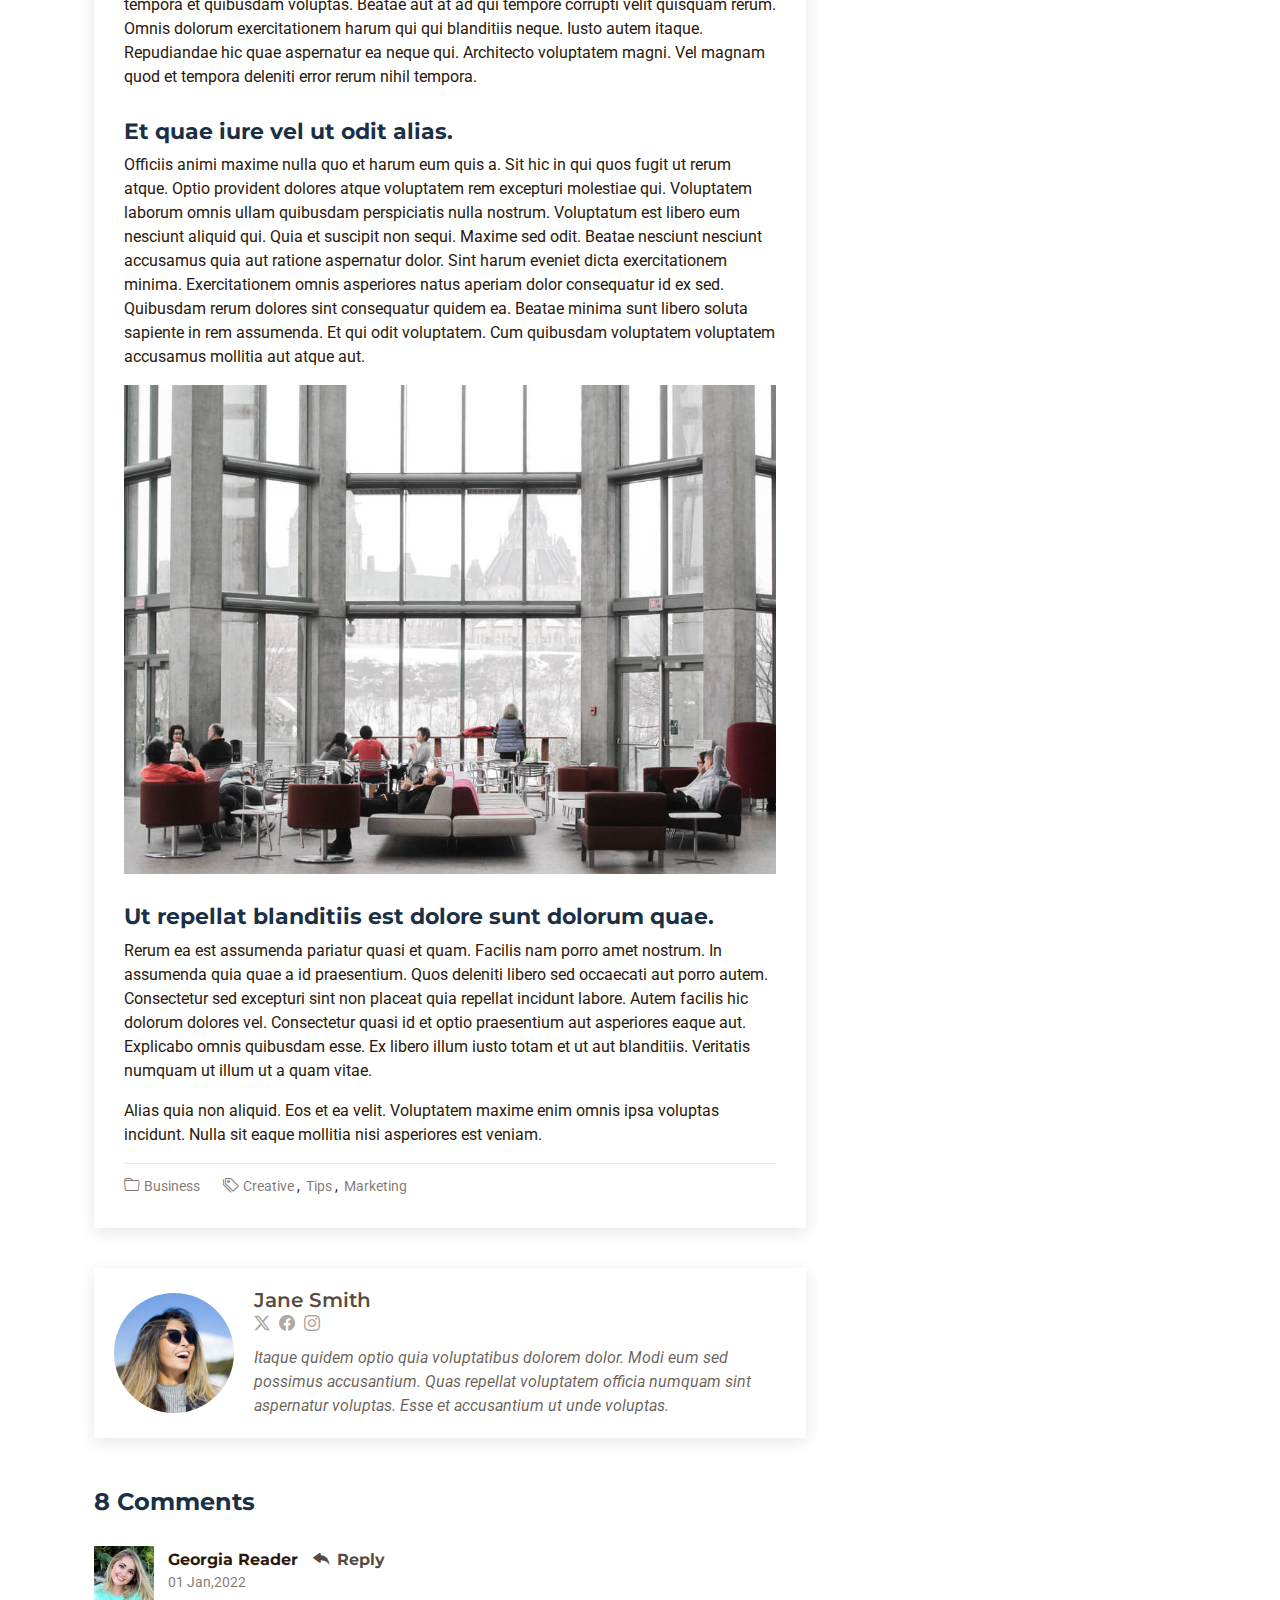
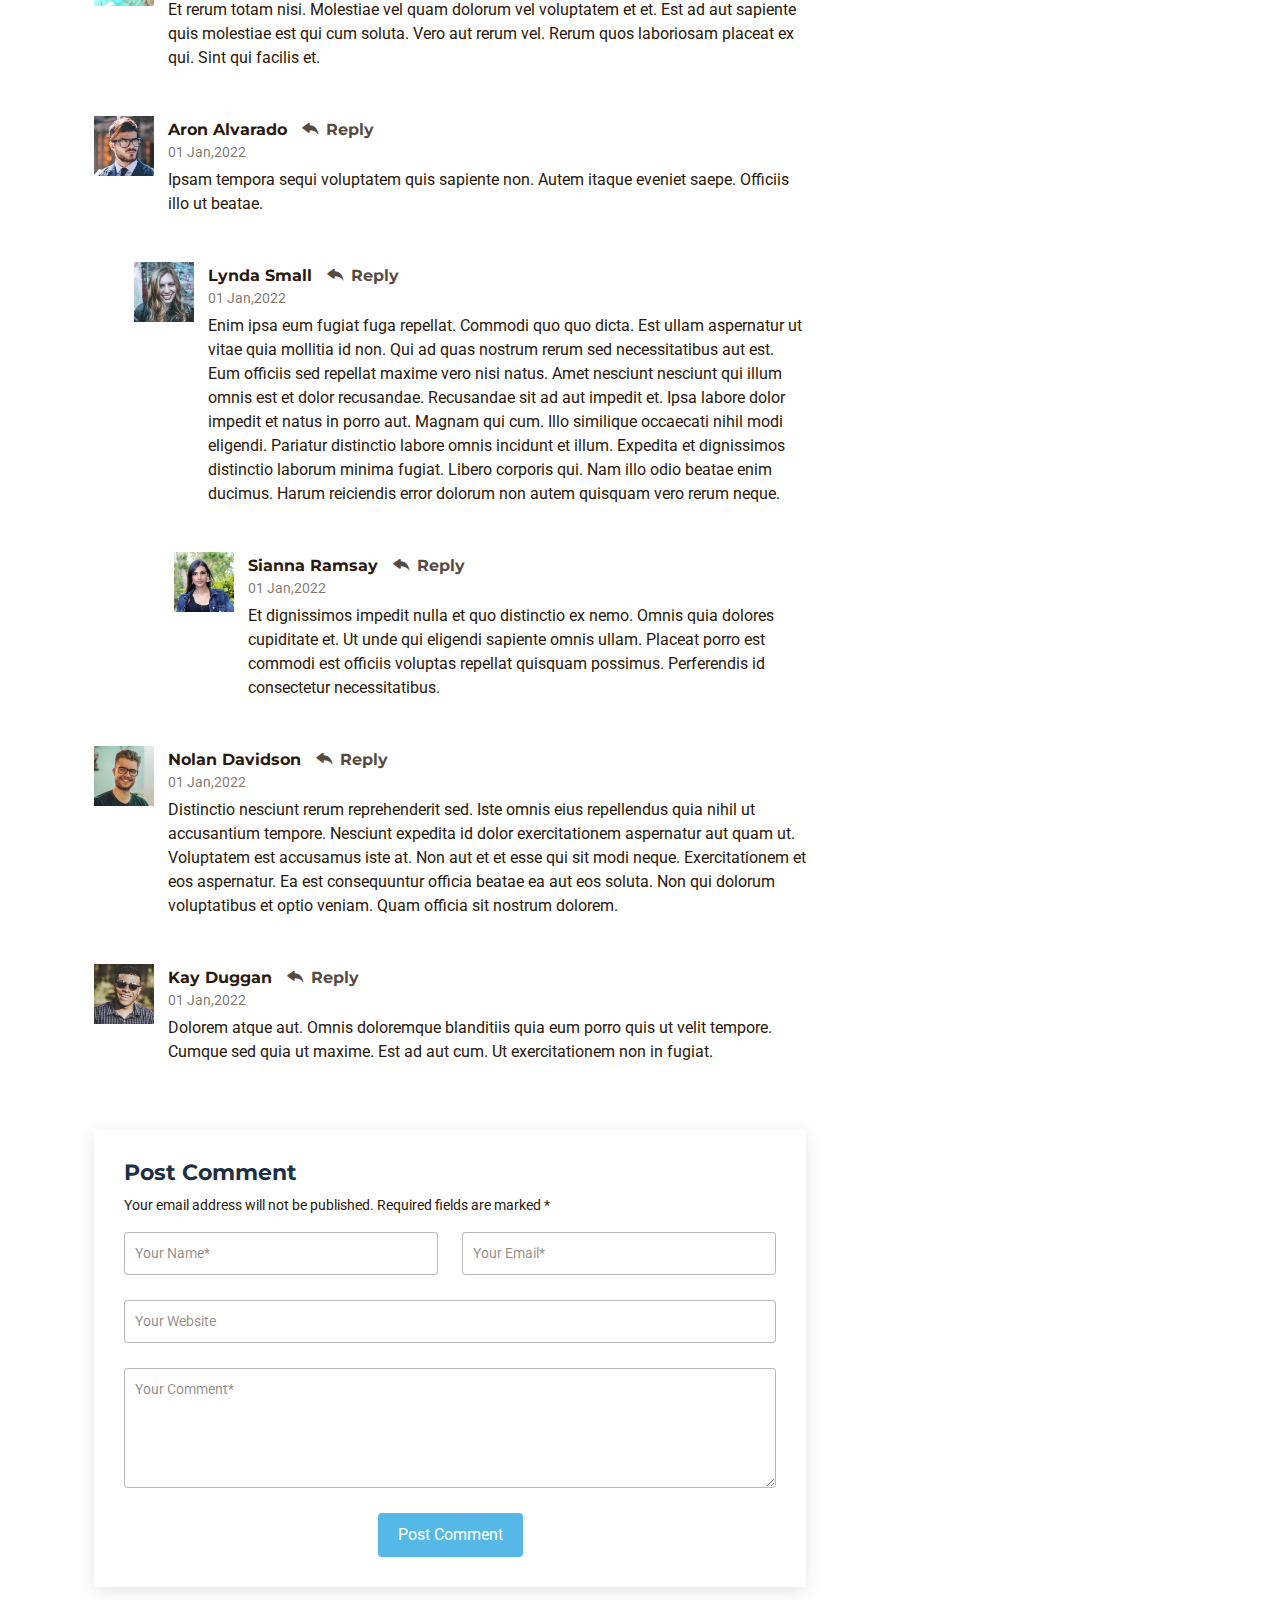
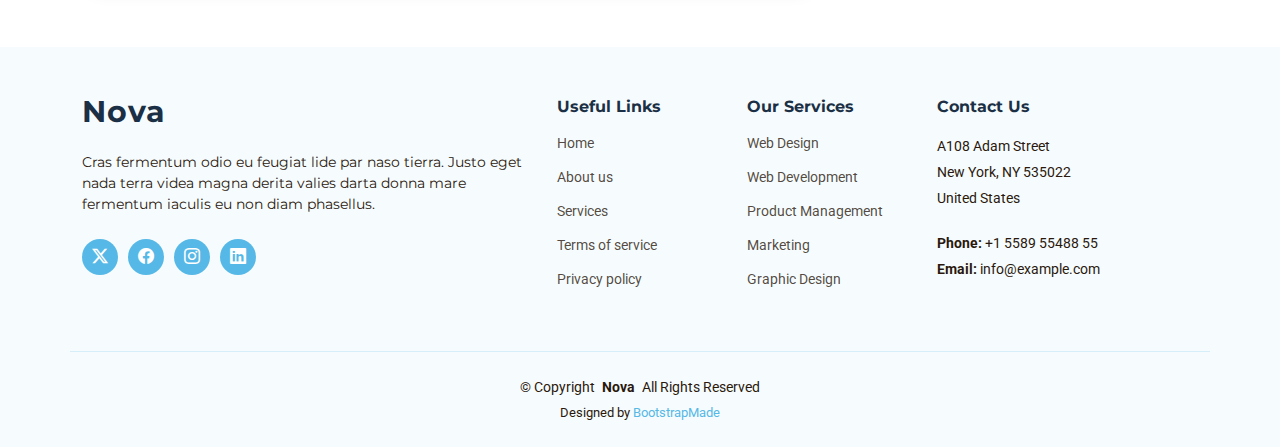
<file: blog-details.html>
<!DOCTYPE html>
<html lang="en">

<head>
  <meta charset="utf-8">
  <meta content="width=device-width, initial-scale=1.0" name="viewport">
  <title>Blog Details - Nova Bootstrap Template</title>
  <meta name="description" content="">
  <meta name="keywords" content="">

  <!-- Favicons -->
  <link href="assets/img/favicon.png" rel="icon">
  <link href="assets/img/apple-touch-icon.png" rel="apple-touch-icon">

  <!-- Fonts -->
  <link href="https://fonts.googleapis.com" rel="preconnect">
  <link href="https://fonts.gstatic.com" rel="preconnect" crossorigin>
  <link href="https://fonts.googleapis.com/css2?family=Roboto:ital,wght@0,100;0,300;0,400;0,500;0,700;0,900;1,100;1,300;1,400;1,500;1,700;1,900&family=Montserrat:ital,wght@0,100;0,200;0,300;0,400;0,500;0,600;0,700;0,800;0,900;1,100;1,200;1,300;1,400;1,500;1,600;1,700;1,800;1,900&family=Raleway:ital,wght@0,100;0,200;0,300;0,400;0,500;0,600;0,700;0,800;0,900;1,100;1,200;1,300;1,400;1,500;1,600;1,700;1,800;1,900&display=swap" rel="stylesheet">

  <!-- Vendor CSS Files -->
  <link href="assets/vendor/bootstrap/css/bootstrap.min.css" rel="stylesheet">
  <link href="assets/vendor/bootstrap-icons/bootstrap-icons.css" rel="stylesheet">
  <link href="assets/vendor/aos/aos.css" rel="stylesheet">
  <link href="assets/vendor/glightbox/css/glightbox.min.css" rel="stylesheet">
  <link href="assets/vendor/swiper/swiper-bundle.min.css" rel="stylesheet">

  <!-- Main CSS File -->
  <link href="assets/css/main.css" rel="stylesheet">

  <!-- =======================================================
  * Template Name: Nova
  * Template URL: https://bootstrapmade.com/nova-bootstrap-business-template/
  * Updated: Aug 07 2024 with Bootstrap v5.3.3
  * Author: BootstrapMade.com
  * License: https://bootstrapmade.com/license/
  ======================================================== -->
</head>

<body class="blog-details-page">

  <header id="header" class="header d-flex align-items-center fixed-top">
    <div class="container-fluid container-xl position-relative d-flex align-items-center justify-content-between">

      <a href="index.html" class="logo d-flex align-items-center">
        <!-- Uncomment the line below if you also wish to use an image logo -->
        <!-- <img src="assets/img/logo.png" alt=""> -->
        <h1 class="sitename">Nova</h1>
      </a>

      <nav id="navmenu" class="navmenu">
        <ul>
          <li><a href="index.html">Home<br></a></li>
          <li><a href="about.html">About</a></li>
          <li><a href="services.html">Services</a></li>
          <li><a href="portfolio.html">Portfolio</a></li>
          <li><a href="team.html">Team</a></li>
          <li><a href="blog.html">Blog</a></li>
          <li class="dropdown"><a href="#"><span>Dropdown</span> <i class="bi bi-chevron-down toggle-dropdown"></i></a>
            <ul>
              <li><a href="#">Dropdown 1</a></li>
              <li class="dropdown"><a href="#"><span>Deep Dropdown</span> <i class="bi bi-chevron-down toggle-dropdown"></i></a>
                <ul>
                  <li><a href="#">Deep Dropdown 1</a></li>
                  <li><a href="#">Deep Dropdown 2</a></li>
                  <li><a href="#">Deep Dropdown 3</a></li>
                  <li><a href="#">Deep Dropdown 4</a></li>
                  <li><a href="#">Deep Dropdown 5</a></li>
                </ul>
              </li>
              <li><a href="#">Dropdown 2</a></li>
              <li><a href="#">Dropdown 3</a></li>
              <li><a href="#">Dropdown 4</a></li>
            </ul>
          </li>
          <li><a href="contact.html">Contact</a></li>
        </ul>
        <i class="mobile-nav-toggle d-xl-none bi bi-list"></i>
      </nav>

    </div>
  </header>

  <main class="main">

    <!-- Page Title -->
    <div class="page-title dark-background" data-aos="fade" style="background-image: url(assets/img/blog-page-title-bg.jpg);">
      <div class="container">
        <h1>Blog Details</h1>
        <nav class="breadcrumbs">
          <ol>
            <li><a href="index.html">Home</a></li>
            <li class="current">Blog Details</li>
          </ol>
        </nav>
      </div>
    </div><!-- End Page Title -->

    <div class="container">
      <div class="row">

        <div class="col-lg-8">

          <!-- Blog Details Section -->
          <section id="blog-details" class="blog-details section">
            <div class="container">

              <article class="article">

                <div class="post-img">
                  <img src="assets/img/blog/blog-1.jpg" alt="" class="img-fluid">
                </div>

                <h2 class="title">Dolorum optio tempore voluptas dignissimos cumque fuga qui quibusdam quia</h2>

                <div class="meta-top">
                  <ul>
                    <li class="d-flex align-items-center"><i class="bi bi-person"></i> <a href="blog-details.html">John Doe</a></li>
                    <li class="d-flex align-items-center"><i class="bi bi-clock"></i> <a href="blog-details.html"><time datetime="2020-01-01">Jan 1, 2022</time></a></li>
                    <li class="d-flex align-items-center"><i class="bi bi-chat-dots"></i> <a href="blog-details.html">12 Comments</a></li>
                  </ul>
                </div><!-- End meta top -->

                <div class="content">
                  <p>
                    Similique neque nam consequuntur ad non maxime aliquam quas. Quibusdam animi praesentium. Aliquam et laboriosam eius aut nostrum quidem aliquid dicta.
                    Et eveniet enim. Qui velit est ea dolorem doloremque deleniti aperiam unde soluta. Est cum et quod quos aut ut et sit sunt. Voluptate porro consequatur assumenda perferendis dolore.
                  </p>

                  <p>
                    Sit repellat hic cupiditate hic ut nemo. Quis nihil sunt non reiciendis. Sequi in accusamus harum vel aspernatur. Excepturi numquam nihil cumque odio. Et voluptate cupiditate.
                  </p>

                  <blockquote>
                    <p>
                      Et vero doloremque tempore voluptatem ratione vel aut. Deleniti sunt animi aut. Aut eos aliquam doloribus minus autem quos.
                    </p>
                  </blockquote>

                  <p>
                    Sed quo laboriosam qui architecto. Occaecati repellendus omnis dicta inventore tempore provident voluptas mollitia aliquid. Id repellendus quia. Asperiores nihil magni dicta est suscipit perspiciatis. Voluptate ex rerum assumenda dolores nihil quaerat.
                    Dolor porro tempora et quibusdam voluptas. Beatae aut at ad qui tempore corrupti velit quisquam rerum. Omnis dolorum exercitationem harum qui qui blanditiis neque.
                    Iusto autem itaque. Repudiandae hic quae aspernatur ea neque qui. Architecto voluptatem magni. Vel magnam quod et tempora deleniti error rerum nihil tempora.
                  </p>

                  <h3>Et quae iure vel ut odit alias.</h3>
                  <p>
                    Officiis animi maxime nulla quo et harum eum quis a. Sit hic in qui quos fugit ut rerum atque. Optio provident dolores atque voluptatem rem excepturi molestiae qui. Voluptatem laborum omnis ullam quibusdam perspiciatis nulla nostrum. Voluptatum est libero eum nesciunt aliquid qui.
                    Quia et suscipit non sequi. Maxime sed odit. Beatae nesciunt nesciunt accusamus quia aut ratione aspernatur dolor. Sint harum eveniet dicta exercitationem minima. Exercitationem omnis asperiores natus aperiam dolor consequatur id ex sed. Quibusdam rerum dolores sint consequatur quidem ea.
                    Beatae minima sunt libero soluta sapiente in rem assumenda. Et qui odit voluptatem. Cum quibusdam voluptatem voluptatem accusamus mollitia aut atque aut.
                  </p>
                  <img src="assets/img/blog/blog-inside-post.jpg" class="img-fluid" alt="">

                  <h3>Ut repellat blanditiis est dolore sunt dolorum quae.</h3>
                  <p>
                    Rerum ea est assumenda pariatur quasi et quam. Facilis nam porro amet nostrum. In assumenda quia quae a id praesentium. Quos deleniti libero sed occaecati aut porro autem. Consectetur sed excepturi sint non placeat quia repellat incidunt labore. Autem facilis hic dolorum dolores vel.
                    Consectetur quasi id et optio praesentium aut asperiores eaque aut. Explicabo omnis quibusdam esse. Ex libero illum iusto totam et ut aut blanditiis. Veritatis numquam ut illum ut a quam vitae.
                  </p>
                  <p>
                    Alias quia non aliquid. Eos et ea velit. Voluptatem maxime enim omnis ipsa voluptas incidunt. Nulla sit eaque mollitia nisi asperiores est veniam.
                  </p>

                </div><!-- End post content -->

                <div class="meta-bottom">
                  <i class="bi bi-folder"></i>
                  <ul class="cats">
                    <li><a href="#">Business</a></li>
                  </ul>

                  <i class="bi bi-tags"></i>
                  <ul class="tags">
                    <li><a href="#">Creative</a></li>
                    <li><a href="#">Tips</a></li>
                    <li><a href="#">Marketing</a></li>
                  </ul>
                </div><!-- End meta bottom -->

              </article>

            </div>
          </section><!-- /Blog Details Section -->

          <!-- Blog Author Section -->
          <section id="blog-author" class="blog-author section">

            <div class="container">
              <div class="author-container d-flex align-items-center">
                <img src="assets/img/blog/blog-author.jpg" class="rounded-circle flex-shrink-0" alt="">
                <div>
                  <h4>Jane Smith</h4>
                  <div class="social-links">
                    <a href="https://x.com/#"><i class="bi bi-twitter-x"></i></a>
                    <a href="https://facebook.com/#"><i class="bi bi-facebook"></i></a>
                    <a href="https://instagram.com/#"><i class="biu bi-instagram"></i></a>
                  </div>
                  <p>
                    Itaque quidem optio quia voluptatibus dolorem dolor. Modi eum sed possimus accusantium. Quas repellat voluptatem officia numquam sint aspernatur voluptas. Esse et accusantium ut unde voluptas.
                  </p>
                </div>
              </div>
            </div>

          </section><!-- /Blog Author Section -->

          <!-- Blog Comments Section -->
          <section id="blog-comments" class="blog-comments section">

            <div class="container">

              <h4 class="comments-count">8 Comments</h4>

              <div id="comment-1" class="comment">
                <div class="d-flex">
                  <div class="comment-img"><img src="assets/img/blog/comments-1.jpg" alt=""></div>
                  <div>
                    <h5><a href="">Georgia Reader</a> <a href="#" class="reply"><i class="bi bi-reply-fill"></i> Reply</a></h5>
                    <time datetime="2020-01-01">01 Jan,2022</time>
                    <p>
                      Et rerum totam nisi. Molestiae vel quam dolorum vel voluptatem et et. Est ad aut sapiente quis molestiae est qui cum soluta.
                      Vero aut rerum vel. Rerum quos laboriosam placeat ex qui. Sint qui facilis et.
                    </p>
                  </div>
                </div>
              </div><!-- End comment #1 -->

              <div id="comment-2" class="comment">
                <div class="d-flex">
                  <div class="comment-img"><img src="assets/img/blog/comments-2.jpg" alt=""></div>
                  <div>
                    <h5><a href="">Aron Alvarado</a> <a href="#" class="reply"><i class="bi bi-reply-fill"></i> Reply</a></h5>
                    <time datetime="2020-01-01">01 Jan,2022</time>
                    <p>
                      Ipsam tempora sequi voluptatem quis sapiente non. Autem itaque eveniet saepe. Officiis illo ut beatae.
                    </p>
                  </div>
                </div>

                <div id="comment-reply-1" class="comment comment-reply">
                  <div class="d-flex">
                    <div class="comment-img"><img src="assets/img/blog/comments-3.jpg" alt=""></div>
                    <div>
                      <h5><a href="">Lynda Small</a> <a href="#" class="reply"><i class="bi bi-reply-fill"></i> Reply</a></h5>
                      <time datetime="2020-01-01">01 Jan,2022</time>
                      <p>
                        Enim ipsa eum fugiat fuga repellat. Commodi quo quo dicta. Est ullam aspernatur ut vitae quia mollitia id non. Qui ad quas nostrum rerum sed necessitatibus aut est. Eum officiis sed repellat maxime vero nisi natus. Amet nesciunt nesciunt qui illum omnis est et dolor recusandae.

                        Recusandae sit ad aut impedit et. Ipsa labore dolor impedit et natus in porro aut. Magnam qui cum. Illo similique occaecati nihil modi eligendi. Pariatur distinctio labore omnis incidunt et illum. Expedita et dignissimos distinctio laborum minima fugiat.

                        Libero corporis qui. Nam illo odio beatae enim ducimus. Harum reiciendis error dolorum non autem quisquam vero rerum neque.
                      </p>
                    </div>
                  </div>

                  <div id="comment-reply-2" class="comment comment-reply">
                    <div class="d-flex">
                      <div class="comment-img"><img src="assets/img/blog/comments-4.jpg" alt=""></div>
                      <div>
                        <h5><a href="">Sianna Ramsay</a> <a href="#" class="reply"><i class="bi bi-reply-fill"></i> Reply</a></h5>
                        <time datetime="2020-01-01">01 Jan,2022</time>
                        <p>
                          Et dignissimos impedit nulla et quo distinctio ex nemo. Omnis quia dolores cupiditate et. Ut unde qui eligendi sapiente omnis ullam. Placeat porro est commodi est officiis voluptas repellat quisquam possimus. Perferendis id consectetur necessitatibus.
                        </p>
                      </div>
                    </div>

                  </div><!-- End comment reply #2-->

                </div><!-- End comment reply #1-->

              </div><!-- End comment #2-->

              <div id="comment-3" class="comment">
                <div class="d-flex">
                  <div class="comment-img"><img src="assets/img/blog/comments-5.jpg" alt=""></div>
                  <div>
                    <h5><a href="">Nolan Davidson</a> <a href="#" class="reply"><i class="bi bi-reply-fill"></i> Reply</a></h5>
                    <time datetime="2020-01-01">01 Jan,2022</time>
                    <p>
                      Distinctio nesciunt rerum reprehenderit sed. Iste omnis eius repellendus quia nihil ut accusantium tempore. Nesciunt expedita id dolor exercitationem aspernatur aut quam ut. Voluptatem est accusamus iste at.
                      Non aut et et esse qui sit modi neque. Exercitationem et eos aspernatur. Ea est consequuntur officia beatae ea aut eos soluta. Non qui dolorum voluptatibus et optio veniam. Quam officia sit nostrum dolorem.
                    </p>
                  </div>
                </div>

              </div><!-- End comment #3 -->

              <div id="comment-4" class="comment">
                <div class="d-flex">
                  <div class="comment-img"><img src="assets/img/blog/comments-6.jpg" alt=""></div>
                  <div>
                    <h5><a href="">Kay Duggan</a> <a href="#" class="reply"><i class="bi bi-reply-fill"></i> Reply</a></h5>
                    <time datetime="2020-01-01">01 Jan,2022</time>
                    <p>
                      Dolorem atque aut. Omnis doloremque blanditiis quia eum porro quis ut velit tempore. Cumque sed quia ut maxime. Est ad aut cum. Ut exercitationem non in fugiat.
                    </p>
                  </div>
                </div>

              </div><!-- End comment #4 -->

            </div>

          </section><!-- /Blog Comments Section -->

          <!-- Comment Form Section -->
          <section id="comment-form" class="comment-form section">
            <div class="container">

              <form action="">

                <h4>Post Comment</h4>
                <p>Your email address will not be published. Required fields are marked * </p>
                <div class="row">
                  <div class="col-md-6 form-group">
                    <input name="name" type="text" class="form-control" placeholder="Your Name*">
                  </div>
                  <div class="col-md-6 form-group">
                    <input name="email" type="text" class="form-control" placeholder="Your Email*">
                  </div>
                </div>
                <div class="row">
                  <div class="col form-group">
                    <input name="website" type="text" class="form-control" placeholder="Your Website">
                  </div>
                </div>
                <div class="row">
                  <div class="col form-group">
                    <textarea name="comment" class="form-control" placeholder="Your Comment*"></textarea>
                  </div>
                </div>

                <div class="text-center">
                  <button type="submit" class="btn btn-primary">Post Comment</button>
                </div>

              </form>

            </div>
          </section><!-- /Comment Form Section -->

        </div>

        <div class="col-lg-4 sidebar">

          <div class="widgets-container">

            <!-- Search Widget -->
            <div class="search-widget widget-item">

              <h3 class="widget-title">Search</h3>
              <form action="">
                <input type="text">
                <button type="submit" title="Search"><i class="bi bi-search"></i></button>
              </form>

            </div><!--/Search Widget -->

            <!-- Categories Widget -->
            <div class="categories-widget widget-item">

              <h3 class="widget-title">Categories</h3>
              <ul class="mt-3">
                <li><a href="#">General <span>(25)</span></a></li>
                <li><a href="#">Lifestyle <span>(12)</span></a></li>
                <li><a href="#">Travel <span>(5)</span></a></li>
                <li><a href="#">Design <span>(22)</span></a></li>
                <li><a href="#">Creative <span>(8)</span></a></li>
                <li><a href="#">Educaion <span>(14)</span></a></li>
              </ul>

            </div><!--/Categories Widget -->

            <!-- Recent Posts Widget -->
            <div class="recent-posts-widget widget-item">

              <h3 class="widget-title">Recent Posts</h3>

              <div class="post-item">
                <img src="assets/img/blog/blog-recent-1.jpg" alt="" class="flex-shrink-0">
                <div>
                  <h4><a href="blog-details.html">Nihil blanditiis at in nihil autem</a></h4>
                  <time datetime="2020-01-01">Jan 1, 2020</time>
                </div>
              </div><!-- End recent post item-->

              <div class="post-item">
                <img src="assets/img/blog/blog-recent-2.jpg" alt="" class="flex-shrink-0">
                <div>
                  <h4><a href="blog-details.html">Quidem autem et impedit</a></h4>
                  <time datetime="2020-01-01">Jan 1, 2020</time>
                </div>
              </div><!-- End recent post item-->

              <div class="post-item">
                <img src="assets/img/blog/blog-recent-3.jpg" alt="" class="flex-shrink-0">
                <div>
                  <h4><a href="blog-details.html">Id quia et et ut maxime similique occaecati ut</a></h4>
                  <time datetime="2020-01-01">Jan 1, 2020</time>
                </div>
              </div><!-- End recent post item-->

              <div class="post-item">
                <img src="assets/img/blog/blog-recent-4.jpg" alt="" class="flex-shrink-0">
                <div>
                  <h4><a href="blog-details.html">Laborum corporis quo dara net para</a></h4>
                  <time datetime="2020-01-01">Jan 1, 2020</time>
                </div>
              </div><!-- End recent post item-->

              <div class="post-item">
                <img src="assets/img/blog/blog-recent-5.jpg" alt="" class="flex-shrink-0">
                <div>
                  <h4><a href="blog-details.html">Et dolores corrupti quae illo quod dolor</a></h4>
                  <time datetime="2020-01-01">Jan 1, 2020</time>
                </div>
              </div><!-- End recent post item-->

            </div><!--/Recent Posts Widget -->

            <!-- Tags Widget -->
            <div class="tags-widget widget-item">

              <h3 class="widget-title">Tags</h3>
              <ul>
                <li><a href="#">App</a></li>
                <li><a href="#">IT</a></li>
                <li><a href="#">Business</a></li>
                <li><a href="#">Mac</a></li>
                <li><a href="#">Design</a></li>
                <li><a href="#">Office</a></li>
                <li><a href="#">Creative</a></li>
                <li><a href="#">Studio</a></li>
                <li><a href="#">Smart</a></li>
                <li><a href="#">Tips</a></li>
                <li><a href="#">Marketing</a></li>
              </ul>

            </div><!--/Tags Widget -->

          </div>

        </div>

      </div>
    </div>

  </main>

  <footer id="footer" class="footer light-background">

    <div class="footer-top">
      <div class="container">
        <div class="row gy-4">
          <div class="col-lg-5 col-md-12 footer-about">
            <a href="index.html" class="logo d-flex align-items-center">
              <span class="sitename">Nova</span>
            </a>
            <p>Cras fermentum odio eu feugiat lide par naso tierra. Justo eget nada terra videa magna derita valies darta donna mare fermentum iaculis eu non diam phasellus.</p>
            <div class="social-links d-flex mt-4">
              <a href=""><i class="bi bi-twitter-x"></i></a>
              <a href=""><i class="bi bi-facebook"></i></a>
              <a href=""><i class="bi bi-instagram"></i></a>
              <a href=""><i class="bi bi-linkedin"></i></a>
            </div>
          </div>

          <div class="col-lg-2 col-6 footer-links">
            <h4>Useful Links</h4>
            <ul>
              <li><a href="#">Home</a></li>
              <li><a href="#">About us</a></li>
              <li><a href="#">Services</a></li>
              <li><a href="#">Terms of service</a></li>
              <li><a href="#">Privacy policy</a></li>
            </ul>
          </div>

          <div class="col-lg-2 col-6 footer-links">
            <h4>Our Services</h4>
            <ul>
              <li><a href="#">Web Design</a></li>
              <li><a href="#">Web Development</a></li>
              <li><a href="#">Product Management</a></li>
              <li><a href="#">Marketing</a></li>
              <li><a href="#">Graphic Design</a></li>
            </ul>
          </div>

          <div class="col-lg-3 col-md-12 footer-contact text-center text-md-start">
            <h4>Contact Us</h4>
            <p>A108 Adam Street</p>
            <p>New York, NY 535022</p>
            <p>United States</p>
            <p class="mt-4"><strong>Phone:</strong> <span>+1 5589 55488 55</span></p>
            <p><strong>Email:</strong> <span>info@example.com</span></p>
          </div>

        </div>
      </div>
    </div>

    <div class="container copyright text-center">
      <p>© <span>Copyright</span> <strong class="px-1 sitename">Nova</strong> <span>All Rights Reserved</span></p>
      <div class="credits">
        <!-- All the links in the footer should remain intact. -->
        <!-- You can delete the links only if you've purchased the pro version. -->
        <!-- Licensing information: https://bootstrapmade.com/license/ -->
        <!-- Purchase the pro version with working PHP/AJAX contact form: [buy-url] -->
        Designed by <a href="https://bootstrapmade.com/">BootstrapMade</a>
      </div>
    </div>

  </footer>

  <!-- Scroll Top -->
  <a href="#" id="scroll-top" class="scroll-top d-flex align-items-center justify-content-center"><i class="bi bi-arrow-up-short"></i></a>

  <!-- Preloader -->
  <div id="preloader"></div>

  <!-- Vendor JS Files -->
  <script src="assets/vendor/bootstrap/js/bootstrap.bundle.min.js"></script>
  <script src="assets/vendor/php-email-form/validate.js"></script>
  <script src="assets/vendor/aos/aos.js"></script>
  <script src="assets/vendor/glightbox/js/glightbox.min.js"></script>
  <script src="assets/vendor/swiper/swiper-bundle.min.js"></script>
  <script src="assets/vendor/imagesloaded/imagesloaded.pkgd.min.js"></script>
  <script src="assets/vendor/isotope-layout/isotope.pkgd.min.js"></script>

  <!-- Main JS File -->
  <script src="assets/js/main.js"></script>

</body>

</html>
</file>
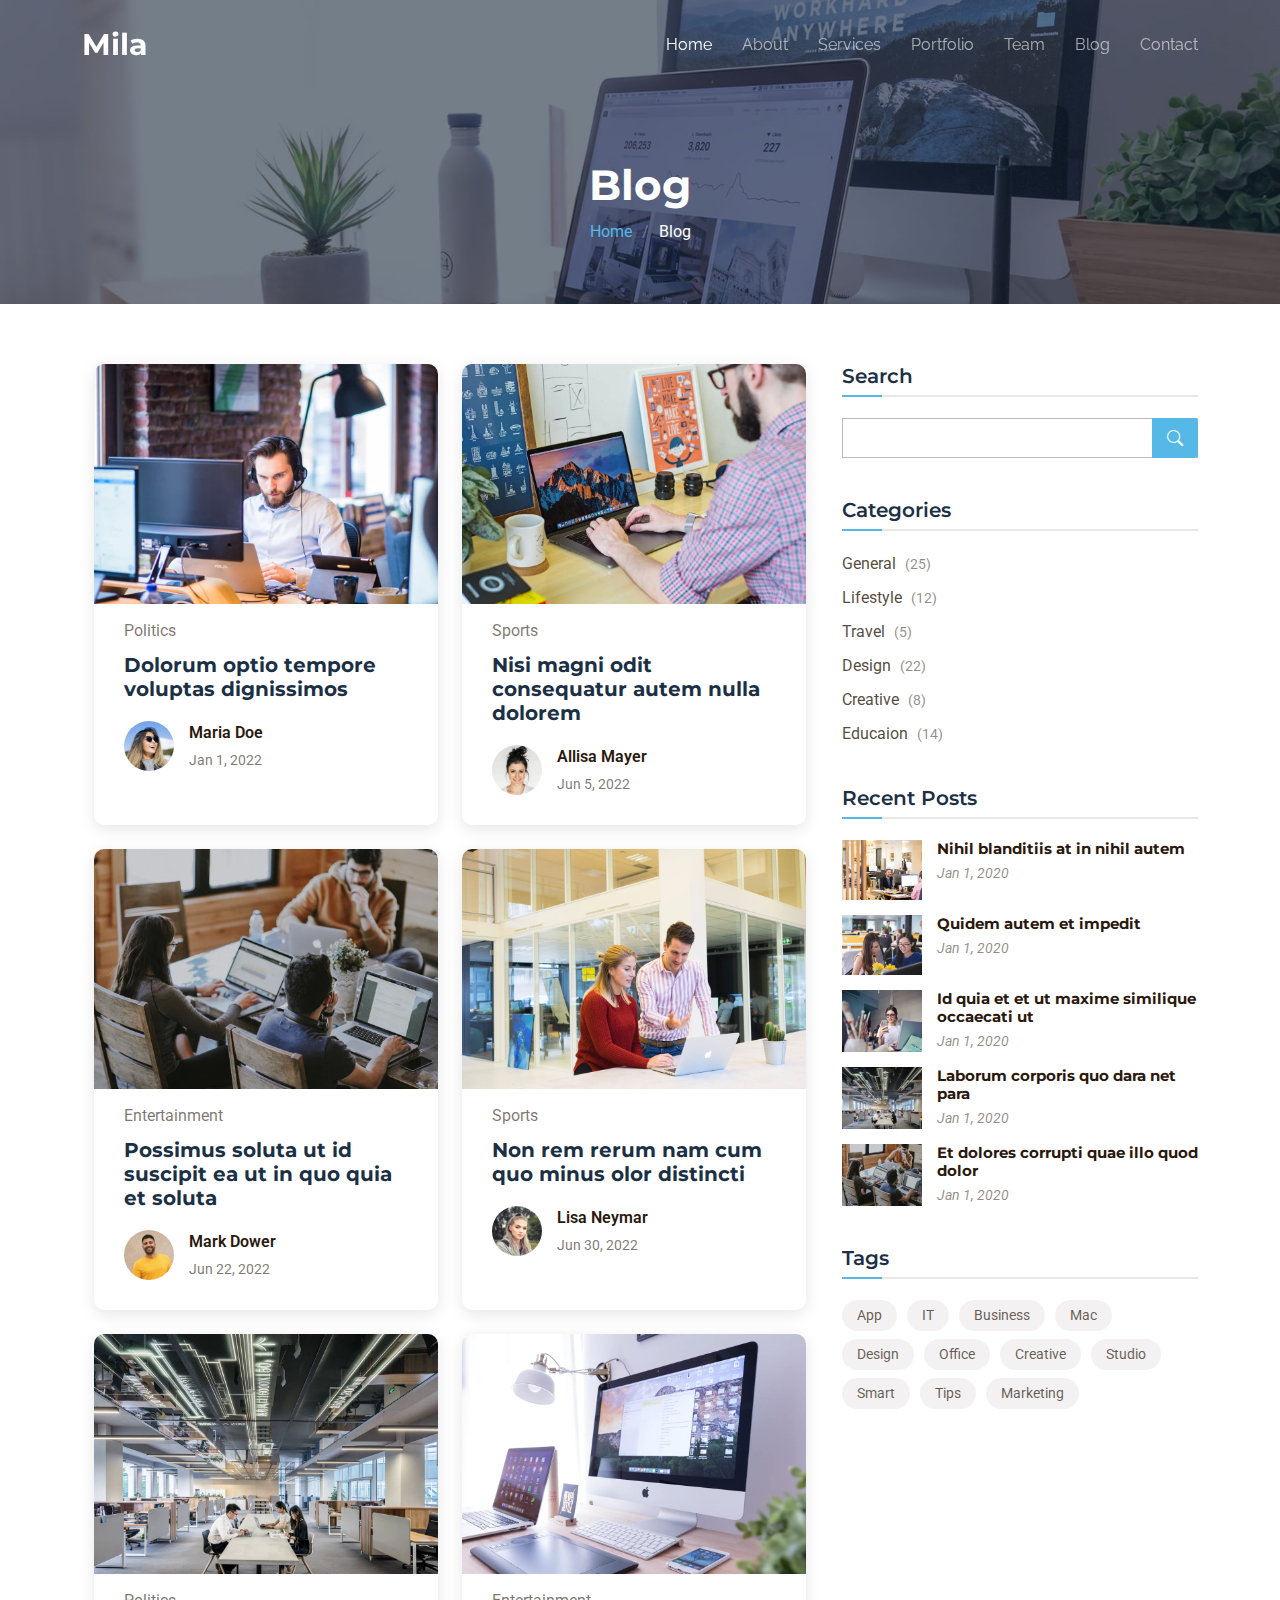
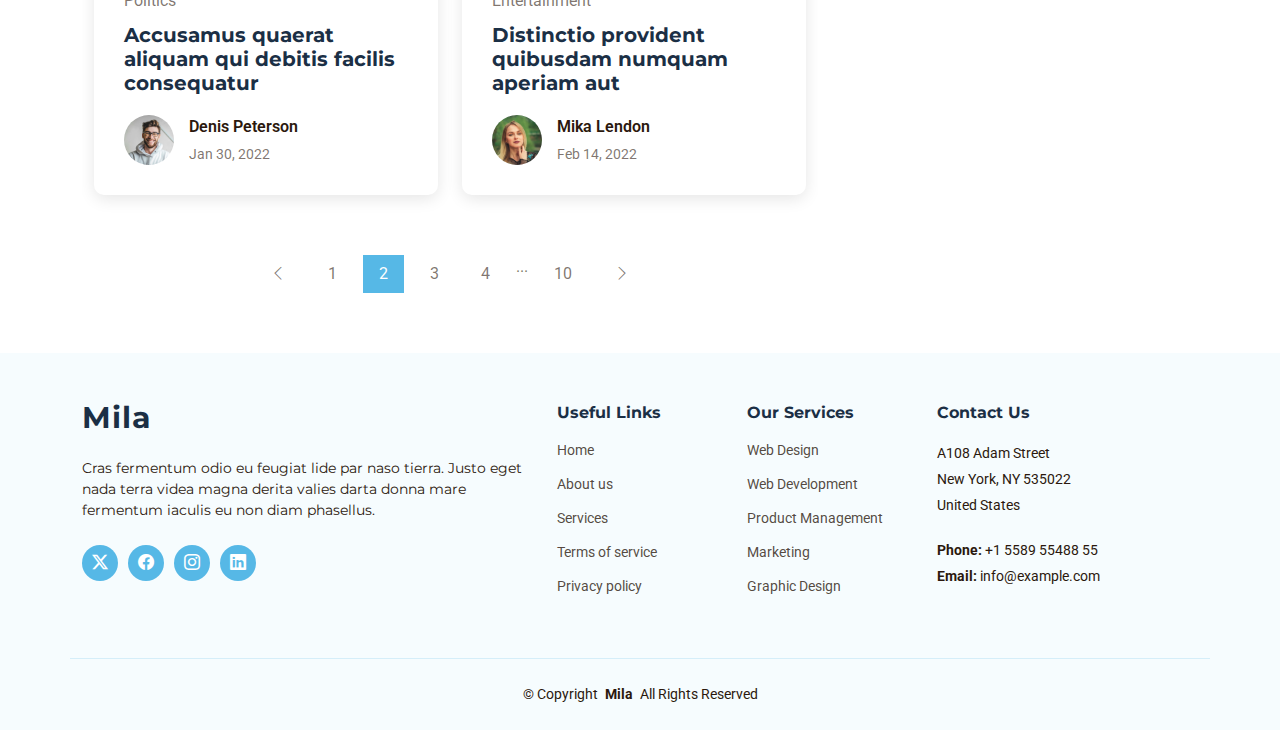
<file: blog.html>
<!DOCTYPE html>
<html lang="en">

<head>
  <meta charset="utf-8">
  <meta content="width=device-width, initial-scale=1.0" name="viewport">
  <title>Blog</title>
  <meta name="description" content="">
  <meta name="keywords" content="">

  <!-- Favicons -->
  <link href="assets/img/favicon.png" rel="icon">
  <link href="assets/img/apple-touch-icon.png" rel="apple-touch-icon">

  <!-- Fonts -->
  <link href="https://fonts.googleapis.com" rel="preconnect">
  <link href="https://fonts.gstatic.com" rel="preconnect" crossorigin>
  <link href="https://fonts.googleapis.com/css2?family=Roboto:ital,wght@0,100;0,300;0,400;0,500;0,700;0,900;1,100;1,300;1,400;1,500;1,700;1,900&family=Montserrat:ital,wght@0,100;0,200;0,300;0,400;0,500;0,600;0,700;0,800;0,900;1,100;1,200;1,300;1,400;1,500;1,600;1,700;1,800;1,900&family=Raleway:ital,wght@0,100;0,200;0,300;0,400;0,500;0,600;0,700;0,800;0,900;1,100;1,200;1,300;1,400;1,500;1,600;1,700;1,800;1,900&display=swap" rel="stylesheet">

  <!-- Vendor CSS Files -->
  <link href="assets/vendor/bootstrap/css/bootstrap.min.css" rel="stylesheet">
  <link href="assets/vendor/bootstrap-icons/bootstrap-icons.css" rel="stylesheet">
  <link href="assets/vendor/aos/aos.css" rel="stylesheet">
  <link href="assets/vendor/glightbox/css/glightbox.min.css" rel="stylesheet">
  <link href="assets/vendor/swiper/swiper-bundle.min.css" rel="stylesheet">

  <!-- Main CSS File -->
  <link href="assets/css/main.css" rel="stylesheet">

</head>

<body class="blog-page">

  <header id="header" class="header d-flex align-items-center fixed-top">
    <div class="container-fluid container-xl position-relative d-flex align-items-center justify-content-between">

      <a href="index.html" class="logo d-flex align-items-center">
        <!-- Uncomment the line below if you also wish to use an image logo -->
        <!-- <img src="assets/img/logo.png" alt=""> -->
        <h1 class="sitename">Mila</h1>
      </a>

      <nav id="navmenu" class="navmenu">
        <ul>
          <li><a href="index.html" class="active">Home<br></a></li>
          <li><a href="about.html">About</a></li>
          <li><a href="services.html">Services</a></li>
          <li><a href="portfolio.html">Portfolio</a></li>
          <li><a href="team.html">Team</a></li>
          <li><a href="blog.html">Blog</a></li>         
          <li><a href="contact.html">Contact</a></li>
        </ul>
        <i class="mobile-nav-toggle d-xl-none bi bi-list"></i>
      </nav>

    </div>
  </header>

  <main class="main">

    <!-- Page Title -->
    <div class="page-title dark-background" data-aos="fade" style="background-image: url(assets/img/blog-page-title-bg.jpg);">
      <div class="container">
        <h1>Blog</h1>
        <nav class="breadcrumbs">
          <ol>
            <li><a href="index.html">Home</a></li>
            <li class="current">Blog</li>
          </ol>
        </nav>
      </div>
    </div><!-- End Page Title -->

    <div class="container">
      <div class="row">

        <div class="col-lg-8">

          <!-- Blog Posts Section -->
          <section id="blog-posts" class="blog-posts section">

            <div class="container">
              <div class="row gy-4">

                <div class="col-lg-6">
                  <article>

                    <div class="post-img">
                      <img src="assets/img/blog/blog-1.jpg" alt="" class="img-fluid">
                    </div>

                    <p class="post-category">Politics</p>

                    <h2 class="title">
                      <a href="blog-details.html">Dolorum optio tempore voluptas dignissimos</a>
                    </h2>

                    <div class="d-flex align-items-center">
                      <img src="assets/img/blog/blog-author.jpg" alt="" class="img-fluid post-author-img flex-shrink-0">
                      <div class="post-meta">
                        <p class="post-author">Maria Doe</p>
                        <p class="post-date">
                          <time datetime="2022-01-01">Jan 1, 2022</time>
                        </p>
                      </div>
                    </div>

                  </article>
                </div><!-- End post list item -->

                <div class="col-lg-6">
                  <article>

                    <div class="post-img">
                      <img src="assets/img/blog/blog-2.jpg" alt="" class="img-fluid">
                    </div>

                    <p class="post-category">Sports</p>

                    <h2 class="title">
                      <a href="blog-details.html">Nisi magni odit consequatur autem nulla dolorem</a>
                    </h2>

                    <div class="d-flex align-items-center">
                      <img src="assets/img/blog/blog-author-2.jpg" alt="" class="img-fluid post-author-img flex-shrink-0">
                      <div class="post-meta">
                        <p class="post-author">Allisa Mayer</p>
                        <p class="post-date">
                          <time datetime="2022-01-01">Jun 5, 2022</time>
                        </p>
                      </div>
                    </div>

                  </article>
                </div><!-- End post list item -->

                <div class="col-lg-6">
                  <article>

                    <div class="post-img">
                      <img src="assets/img/blog/blog-3.jpg" alt="" class="img-fluid">
                    </div>

                    <p class="post-category">Entertainment</p>

                    <h2 class="title">
                      <a href="blog-details.html">Possimus soluta ut id suscipit ea ut in quo quia et soluta</a>
                    </h2>

                    <div class="d-flex align-items-center">
                      <img src="assets/img/blog/blog-author-3.jpg" alt="" class="img-fluid post-author-img flex-shrink-0">
                      <div class="post-meta">
                        <p class="post-author">Mark Dower</p>
                        <p class="post-date">
                          <time datetime="2022-01-01">Jun 22, 2022</time>
                        </p>
                      </div>
                    </div>

                  </article>
                </div><!-- End post list item -->

                <div class="col-lg-6">
                  <article>

                    <div class="post-img">
                      <img src="assets/img/blog/blog-4.jpg" alt="" class="img-fluid">
                    </div>

                    <p class="post-category">Sports</p>

                    <h2 class="title">
                      <a href="blog-details.html">Non rem rerum nam cum quo minus olor distincti</a>
                    </h2>

                    <div class="d-flex align-items-center">
                      <img src="assets/img/blog/blog-author-4.jpg" alt="" class="img-fluid post-author-img flex-shrink-0">
                      <div class="post-meta">
                        <p class="post-author">Lisa Neymar</p>
                        <p class="post-date">
                          <time datetime="2022-01-01">Jun 30, 2022</time>
                        </p>
                      </div>
                    </div>

                  </article>
                </div><!-- End post list item -->

                <div class="col-lg-6">
                  <article>

                    <div class="post-img">
                      <img src="assets/img/blog/blog-5.jpg" alt="" class="img-fluid">
                    </div>

                    <p class="post-category">Politics</p>

                    <h2 class="title">
                      <a href="blog-details.html">Accusamus quaerat aliquam qui debitis facilis consequatur</a>
                    </h2>

                    <div class="d-flex align-items-center">
                      <img src="assets/img/blog/blog-author-5.jpg" alt="" class="img-fluid post-author-img flex-shrink-0">
                      <div class="post-meta">
                        <p class="post-author">Denis Peterson</p>
                        <p class="post-date">
                          <time datetime="2022-01-01">Jan 30, 2022</time>
                        </p>
                      </div>
                    </div>

                  </article>
                </div><!-- End post list item -->

                <div class="col-lg-6">
                  <article>

                    <div class="post-img">
                      <img src="assets/img/blog/blog-6.jpg" alt="" class="img-fluid">
                    </div>

                    <p class="post-category">Entertainment</p>

                    <h2 class="title">
                      <a href="blog-details.html">Distinctio provident quibusdam numquam aperiam aut</a>
                    </h2>

                    <div class="d-flex align-items-center">
                      <img src="assets/img/blog/blog-author-6.jpg" alt="" class="img-fluid post-author-img flex-shrink-0">
                      <div class="post-meta">
                        <p class="post-author">Mika Lendon</p>
                        <p class="post-date">
                          <time datetime="2022-01-01">Feb 14, 2022</time>
                        </p>
                      </div>
                    </div>

                  </article>
                </div><!-- End post list item -->

              </div>
            </div>

          </section><!-- /Blog Posts Section -->

          <!-- Blog Pagination Section -->
          <section id="blog-pagination" class="blog-pagination section">

            <div class="container">
              <div class="d-flex justify-content-center">
                <ul>
                  <li><a href="#"><i class="bi bi-chevron-left"></i></a></li>
                  <li><a href="#">1</a></li>
                  <li><a href="#" class="active">2</a></li>
                  <li><a href="#">3</a></li>
                  <li><a href="#">4</a></li>
                  <li>...</li>
                  <li><a href="#">10</a></li>
                  <li><a href="#"><i class="bi bi-chevron-right"></i></a></li>
                </ul>
              </div>
            </div>

          </section><!-- /Blog Pagination Section -->

        </div>

        <div class="col-lg-4 sidebar">

          <div class="widgets-container">

            <!-- Search Widget -->
            <div class="search-widget widget-item">

              <h3 class="widget-title">Search</h3>
              <form action="">
                <input type="text">
                <button type="submit" title="Search"><i class="bi bi-search"></i></button>
              </form>

            </div><!--/Search Widget -->

            <!-- Categories Widget -->
            <div class="categories-widget widget-item">

              <h3 class="widget-title">Categories</h3>
              <ul class="mt-3">
                <li><a href="#">General <span>(25)</span></a></li>
                <li><a href="#">Lifestyle <span>(12)</span></a></li>
                <li><a href="#">Travel <span>(5)</span></a></li>
                <li><a href="#">Design <span>(22)</span></a></li>
                <li><a href="#">Creative <span>(8)</span></a></li>
                <li><a href="#">Educaion <span>(14)</span></a></li>
              </ul>

            </div><!--/Categories Widget -->

            <!-- Recent Posts Widget -->
            <div class="recent-posts-widget widget-item">

              <h3 class="widget-title">Recent Posts</h3>

              <div class="post-item">
                <img src="assets/img/blog/blog-recent-1.jpg" alt="" class="flex-shrink-0">
                <div>
                  <h4><a href="blog-details.html">Nihil blanditiis at in nihil autem</a></h4>
                  <time datetime="2020-01-01">Jan 1, 2020</time>
                </div>
              </div><!-- End recent post item-->

              <div class="post-item">
                <img src="assets/img/blog/blog-recent-2.jpg" alt="" class="flex-shrink-0">
                <div>
                  <h4><a href="blog-details.html">Quidem autem et impedit</a></h4>
                  <time datetime="2020-01-01">Jan 1, 2020</time>
                </div>
              </div><!-- End recent post item-->

              <div class="post-item">
                <img src="assets/img/blog/blog-recent-3.jpg" alt="" class="flex-shrink-0">
                <div>
                  <h4><a href="blog-details.html">Id quia et et ut maxime similique occaecati ut</a></h4>
                  <time datetime="2020-01-01">Jan 1, 2020</time>
                </div>
              </div><!-- End recent post item-->

              <div class="post-item">
                <img src="assets/img/blog/blog-recent-4.jpg" alt="" class="flex-shrink-0">
                <div>
                  <h4><a href="blog-details.html">Laborum corporis quo dara net para</a></h4>
                  <time datetime="2020-01-01">Jan 1, 2020</time>
                </div>
              </div><!-- End recent post item-->

              <div class="post-item">
                <img src="assets/img/blog/blog-recent-5.jpg" alt="" class="flex-shrink-0">
                <div>
                  <h4><a href="blog-details.html">Et dolores corrupti quae illo quod dolor</a></h4>
                  <time datetime="2020-01-01">Jan 1, 2020</time>
                </div>
              </div><!-- End recent post item-->

            </div><!--/Recent Posts Widget -->

            <!-- Tags Widget -->
            <div class="tags-widget widget-item">

              <h3 class="widget-title">Tags</h3>
              <ul>
                <li><a href="#">App</a></li>
                <li><a href="#">IT</a></li>
                <li><a href="#">Business</a></li>
                <li><a href="#">Mac</a></li>
                <li><a href="#">Design</a></li>
                <li><a href="#">Office</a></li>
                <li><a href="#">Creative</a></li>
                <li><a href="#">Studio</a></li>
                <li><a href="#">Smart</a></li>
                <li><a href="#">Tips</a></li>
                <li><a href="#">Marketing</a></li>
              </ul>

            </div><!--/Tags Widget -->

          </div>

        </div>

      </div>
    </div>

  </main>

  <footer id="footer" class="footer light-background">

    <div class="footer-top">
      <div class="container">
        <div class="row gy-4">
          <div class="col-lg-5 col-md-12 footer-about">
            <a href="index.html" class="logo d-flex align-items-center">
              <span class="sitename">Mila</span>
            </a>
            <p>Cras fermentum odio eu feugiat lide par naso tierra. Justo eget nada terra videa magna derita valies darta donna mare fermentum iaculis eu non diam phasellus.</p>
            <div class="social-links d-flex mt-4">
              <a href=""><i class="bi bi-twitter-x"></i></a>
              <a href=""><i class="bi bi-facebook"></i></a>
              <a href=""><i class="bi bi-instagram"></i></a>
              <a href=""><i class="bi bi-linkedin"></i></a>
            </div>
          </div>

          <div class="col-lg-2 col-6 footer-links">
            <h4>Useful Links</h4>
            <ul>
              <li><a href="#">Home</a></li>
              <li><a href="#">About us</a></li>
              <li><a href="#">Services</a></li>
              <li><a href="#">Terms of service</a></li>
              <li><a href="#">Privacy policy</a></li>
            </ul>
          </div>

          <div class="col-lg-2 col-6 footer-links">
            <h4>Our Services</h4>
            <ul>
              <li><a href="#">Web Design</a></li>
              <li><a href="#">Web Development</a></li>
              <li><a href="#">Product Management</a></li>
              <li><a href="#">Marketing</a></li>
              <li><a href="#">Graphic Design</a></li>
            </ul>
          </div>

          <div class="col-lg-3 col-md-12 footer-contact text-center text-md-start">
            <h4>Contact Us</h4>
            <p>A108 Adam Street</p>
            <p>New York, NY 535022</p>
            <p>United States</p>
            <p class="mt-4"><strong>Phone:</strong> <span>+1 5589 55488 55</span></p>
            <p><strong>Email:</strong> <span>info@example.com</span></p>
          </div>

        </div>
      </div>
    </div>

    <div class="container copyright text-center">
      <p>© <span>Copyright</span> <strong class="px-1 sitename">Mila</strong> <span>All Rights Reserved</span></p>
      
    </div>

  </footer>

  <!-- Scroll Top -->
  <a href="#" id="scroll-top" class="scroll-top d-flex align-items-center justify-content-center"><i class="bi bi-arrow-up-short"></i></a>

  <!-- Preloader -->
  <div id="preloader"></div>

  <!-- Vendor JS Files -->
  <script src="assets/vendor/bootstrap/js/bootstrap.bundle.min.js"></script>
  <script src="assets/vendor/php-email-form/validate.js"></script>
  <script src="assets/vendor/aos/aos.js"></script>
  <script src="assets/vendor/glightbox/js/glightbox.min.js"></script>
  <script src="assets/vendor/swiper/swiper-bundle.min.js"></script>
  <script src="assets/vendor/imagesloaded/imagesloaded.pkgd.min.js"></script>
  <script src="assets/vendor/isotope-layout/isotope.pkgd.min.js"></script>

  <!-- Main JS File -->
  <script src="assets/js/main.js"></script>

</body>

</html>
</file>
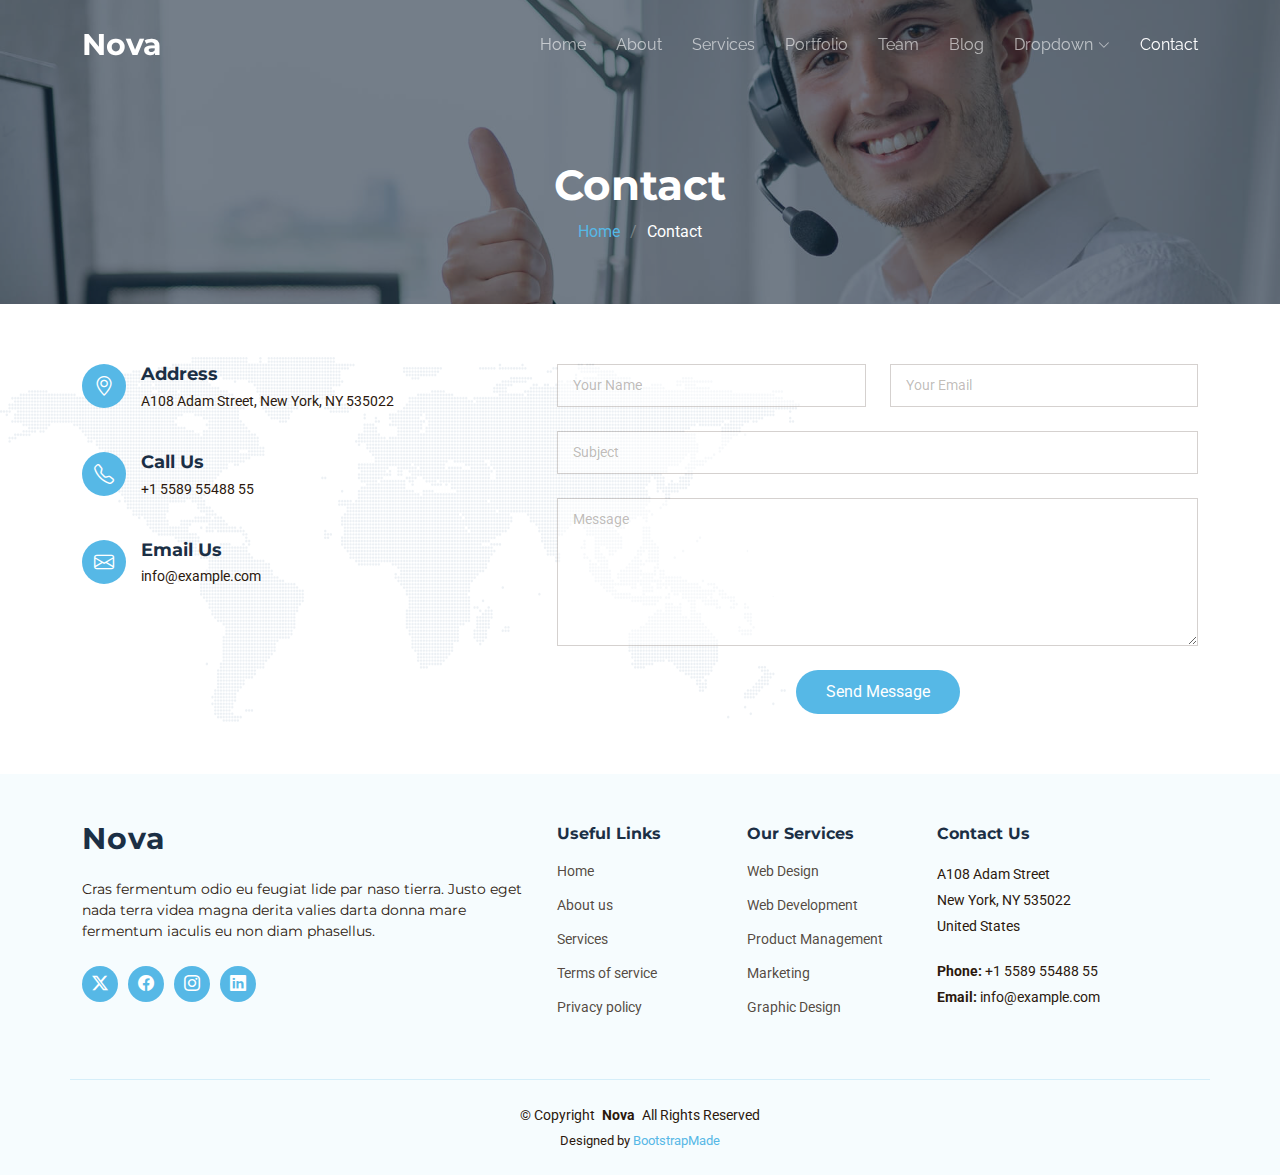
<file: contact.html>
<!DOCTYPE html>
<html lang="en">

<head>
  <meta charset="utf-8">
  <meta content="width=device-width, initial-scale=1.0" name="viewport">
  <title>Contact - Nova Bootstrap Template</title>
  <meta name="description" content="">
  <meta name="keywords" content="">

  <!-- Favicons -->
  <link href="assets/img/favicon.png" rel="icon">
  <link href="assets/img/apple-touch-icon.png" rel="apple-touch-icon">

  <!-- Fonts -->
  <link href="https://fonts.googleapis.com" rel="preconnect">
  <link href="https://fonts.gstatic.com" rel="preconnect" crossorigin>
  <link href="https://fonts.googleapis.com/css2?family=Roboto:ital,wght@0,100;0,300;0,400;0,500;0,700;0,900;1,100;1,300;1,400;1,500;1,700;1,900&family=Montserrat:ital,wght@0,100;0,200;0,300;0,400;0,500;0,600;0,700;0,800;0,900;1,100;1,200;1,300;1,400;1,500;1,600;1,700;1,800;1,900&family=Raleway:ital,wght@0,100;0,200;0,300;0,400;0,500;0,600;0,700;0,800;0,900;1,100;1,200;1,300;1,400;1,500;1,600;1,700;1,800;1,900&display=swap" rel="stylesheet">

  <!-- Vendor CSS Files -->
  <link href="assets/vendor/bootstrap/css/bootstrap.min.css" rel="stylesheet">
  <link href="assets/vendor/bootstrap-icons/bootstrap-icons.css" rel="stylesheet">
  <link href="assets/vendor/aos/aos.css" rel="stylesheet">
  <link href="assets/vendor/glightbox/css/glightbox.min.css" rel="stylesheet">
  <link href="assets/vendor/swiper/swiper-bundle.min.css" rel="stylesheet">

  <!-- Main CSS File -->
  <link href="assets/css/main.css" rel="stylesheet">

  <!-- =======================================================
  * Template Name: Nova
  * Template URL: https://bootstrapmade.com/nova-bootstrap-business-template/
  * Updated: Aug 07 2024 with Bootstrap v5.3.3
  * Author: BootstrapMade.com
  * License: https://bootstrapmade.com/license/
  ======================================================== -->
</head>

<body class="contact-page">

  <header id="header" class="header d-flex align-items-center fixed-top">
    <div class="container-fluid container-xl position-relative d-flex align-items-center justify-content-between">

      <a href="index.html" class="logo d-flex align-items-center">
        <!-- Uncomment the line below if you also wish to use an image logo -->
        <!-- <img src="assets/img/logo.png" alt=""> -->
        <h1 class="sitename">Nova</h1>
      </a>

      <nav id="navmenu" class="navmenu">
        <ul>
          <li><a href="index.html">Home<br></a></li>
          <li><a href="about.html">About</a></li>
          <li><a href="services.html">Services</a></li>
          <li><a href="portfolio.html">Portfolio</a></li>
          <li><a href="team.html">Team</a></li>
          <li><a href="blog.html">Blog</a></li>
          <li class="dropdown"><a href="#"><span>Dropdown</span> <i class="bi bi-chevron-down toggle-dropdown"></i></a>
            <ul>
              <li><a href="#">Dropdown 1</a></li>
              <li class="dropdown"><a href="#"><span>Deep Dropdown</span> <i class="bi bi-chevron-down toggle-dropdown"></i></a>
                <ul>
                  <li><a href="#">Deep Dropdown 1</a></li>
                  <li><a href="#">Deep Dropdown 2</a></li>
                  <li><a href="#">Deep Dropdown 3</a></li>
                  <li><a href="#">Deep Dropdown 4</a></li>
                  <li><a href="#">Deep Dropdown 5</a></li>
                </ul>
              </li>
              <li><a href="#">Dropdown 2</a></li>
              <li><a href="#">Dropdown 3</a></li>
              <li><a href="#">Dropdown 4</a></li>
            </ul>
          </li>
          <li><a href="contact.html" class="active">Contact</a></li>
        </ul>
        <i class="mobile-nav-toggle d-xl-none bi bi-list"></i>
      </nav>

    </div>
  </header>

  <main class="main">

    <!-- Page Title -->
    <div class="page-title dark-background" data-aos="fade" style="background-image: url(assets/img/contact-page-title-bg.jpg);">
      <div class="container">
        <h1>Contact</h1>
        <nav class="breadcrumbs">
          <ol>
            <li><a href="index.html">Home</a></li>
            <li class="current">Contact</li>
          </ol>
        </nav>
      </div>
    </div><!-- End Page Title -->

    <!-- Contact Section -->
    <section id="contact" class="contact section">

      <div class="container position-relative" data-aos="fade-up" data-aos-delay="100">

        <div class="row gy-4">

          <div class="col-lg-5">
            <div class="info-item d-flex" data-aos="fade-up" data-aos-delay="200">
              <i class="bi bi-geo-alt flex-shrink-0"></i>
              <div>
                <h3>Address</h3>
                <p>A108 Adam Street, New York, NY 535022</p>
              </div>
            </div><!-- End Info Item -->

            <div class="info-item d-flex" data-aos="fade-up" data-aos-delay="300">
              <i class="bi bi-telephone flex-shrink-0"></i>
              <div>
                <h3>Call Us</h3>
                <p>+1 5589 55488 55</p>
              </div>
            </div><!-- End Info Item -->

            <div class="info-item d-flex" data-aos="fade-up" data-aos-delay="400">
              <i class="bi bi-envelope flex-shrink-0"></i>
              <div>
                <h3>Email Us</h3>
                <p>info@example.com</p>
              </div>
            </div><!-- End Info Item -->

          </div>

          <div class="col-lg-7">
            <form action="forms/contact.php" method="post" class="php-email-form" data-aos="fade-up" data-aos-delay="500">
              <div class="row gy-4">

                <div class="col-md-6">
                  <input type="text" name="name" class="form-control" placeholder="Your Name" required="">
                </div>

                <div class="col-md-6 ">
                  <input type="email" class="form-control" name="email" placeholder="Your Email" required="">
                </div>

                <div class="col-md-12">
                  <input type="text" class="form-control" name="subject" placeholder="Subject" required="">
                </div>

                <div class="col-md-12">
                  <textarea class="form-control" name="message" rows="6" placeholder="Message" required=""></textarea>
                </div>

                <div class="col-md-12 text-center">
                  <div class="loading">Loading</div>
                  <div class="error-message"></div>
                  <div class="sent-message">Your message has been sent. Thank you!</div>

                  <button type="submit">Send Message</button>
                </div>

              </div>
            </form>
          </div><!-- End Contact Form -->

        </div>

      </div>

    </section><!-- /Contact Section -->

  </main>

  <footer id="footer" class="footer light-background">

    <div class="footer-top">
      <div class="container">
        <div class="row gy-4">
          <div class="col-lg-5 col-md-12 footer-about">
            <a href="index.html" class="logo d-flex align-items-center">
              <span class="sitename">Nova</span>
            </a>
            <p>Cras fermentum odio eu feugiat lide par naso tierra. Justo eget nada terra videa magna derita valies darta donna mare fermentum iaculis eu non diam phasellus.</p>
            <div class="social-links d-flex mt-4">
              <a href=""><i class="bi bi-twitter-x"></i></a>
              <a href=""><i class="bi bi-facebook"></i></a>
              <a href=""><i class="bi bi-instagram"></i></a>
              <a href=""><i class="bi bi-linkedin"></i></a>
            </div>
          </div>

          <div class="col-lg-2 col-6 footer-links">
            <h4>Useful Links</h4>
            <ul>
              <li><a href="#">Home</a></li>
              <li><a href="#">About us</a></li>
              <li><a href="#">Services</a></li>
              <li><a href="#">Terms of service</a></li>
              <li><a href="#">Privacy policy</a></li>
            </ul>
          </div>

          <div class="col-lg-2 col-6 footer-links">
            <h4>Our Services</h4>
            <ul>
              <li><a href="#">Web Design</a></li>
              <li><a href="#">Web Development</a></li>
              <li><a href="#">Product Management</a></li>
              <li><a href="#">Marketing</a></li>
              <li><a href="#">Graphic Design</a></li>
            </ul>
          </div>

          <div class="col-lg-3 col-md-12 footer-contact text-center text-md-start">
            <h4>Contact Us</h4>
            <p>A108 Adam Street</p>
            <p>New York, NY 535022</p>
            <p>United States</p>
            <p class="mt-4"><strong>Phone:</strong> <span>+1 5589 55488 55</span></p>
            <p><strong>Email:</strong> <span>info@example.com</span></p>
          </div>

        </div>
      </div>
    </div>

    <div class="container copyright text-center">
      <p>© <span>Copyright</span> <strong class="px-1 sitename">Nova</strong> <span>All Rights Reserved</span></p>
      <div class="credits">
        <!-- All the links in the footer should remain intact. -->
        <!-- You can delete the links only if you've purchased the pro version. -->
        <!-- Licensing information: https://bootstrapmade.com/license/ -->
        <!-- Purchase the pro version with working PHP/AJAX contact form: [buy-url] -->
        Designed by <a href="https://bootstrapmade.com/">BootstrapMade</a>
      </div>
    </div>

  </footer>

  <!-- Scroll Top -->
  <a href="#" id="scroll-top" class="scroll-top d-flex align-items-center justify-content-center"><i class="bi bi-arrow-up-short"></i></a>

  <!-- Preloader -->
  <div id="preloader"></div>

  <!-- Vendor JS Files -->
  <script src="assets/vendor/bootstrap/js/bootstrap.bundle.min.js"></script>
  <script src="assets/vendor/php-email-form/validate.js"></script>
  <script src="assets/vendor/aos/aos.js"></script>
  <script src="assets/vendor/glightbox/js/glightbox.min.js"></script>
  <script src="assets/vendor/swiper/swiper-bundle.min.js"></script>
  <script src="assets/vendor/imagesloaded/imagesloaded.pkgd.min.js"></script>
  <script src="assets/vendor/isotope-layout/isotope.pkgd.min.js"></script>

  <!-- Main JS File -->
  <script src="assets/js/main.js"></script>

</body>

</html>
</file>
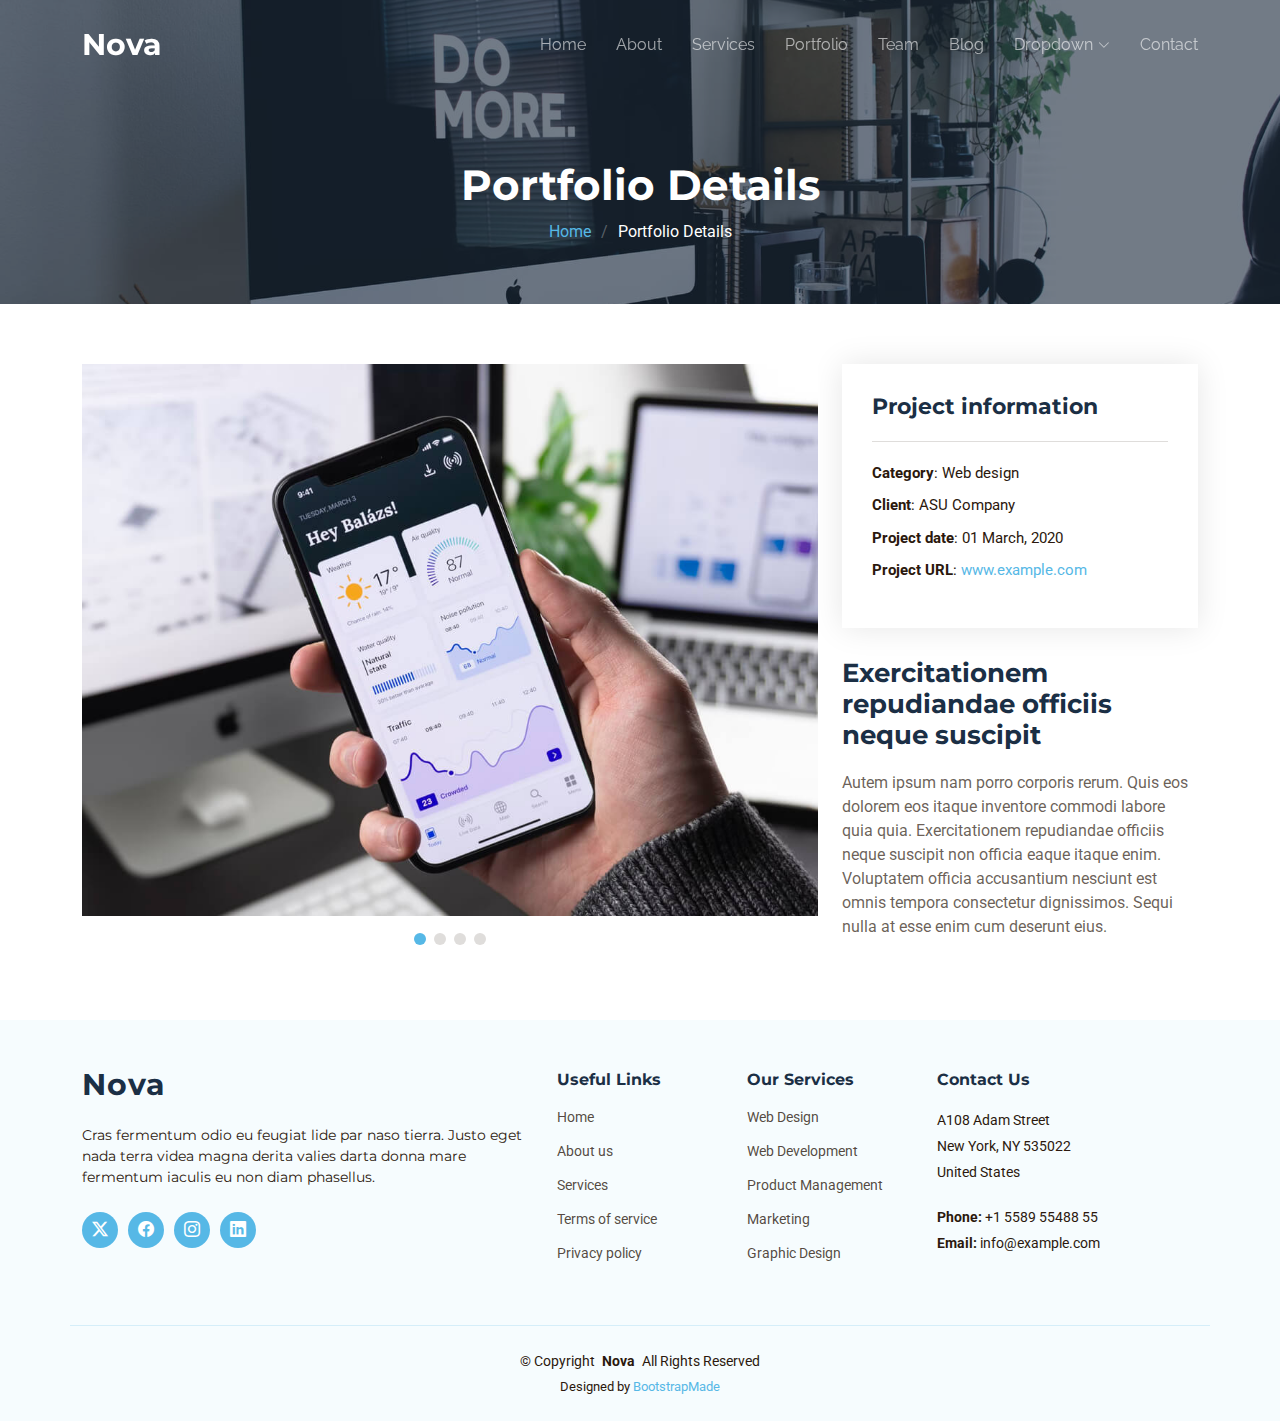
<file: portfolio-details.html>
<!DOCTYPE html>
<html lang="en">

<head>
  <meta charset="utf-8">
  <meta content="width=device-width, initial-scale=1.0" name="viewport">
  <title>Portfolio Details - Nova Bootstrap Template</title>
  <meta name="description" content="">
  <meta name="keywords" content="">

  <!-- Favicons -->
  <link href="assets/img/favicon.png" rel="icon">
  <link href="assets/img/apple-touch-icon.png" rel="apple-touch-icon">

  <!-- Fonts -->
  <link href="https://fonts.googleapis.com" rel="preconnect">
  <link href="https://fonts.gstatic.com" rel="preconnect" crossorigin>
  <link href="https://fonts.googleapis.com/css2?family=Roboto:ital,wght@0,100;0,300;0,400;0,500;0,700;0,900;1,100;1,300;1,400;1,500;1,700;1,900&family=Montserrat:ital,wght@0,100;0,200;0,300;0,400;0,500;0,600;0,700;0,800;0,900;1,100;1,200;1,300;1,400;1,500;1,600;1,700;1,800;1,900&family=Raleway:ital,wght@0,100;0,200;0,300;0,400;0,500;0,600;0,700;0,800;0,900;1,100;1,200;1,300;1,400;1,500;1,600;1,700;1,800;1,900&display=swap" rel="stylesheet">

  <!-- Vendor CSS Files -->
  <link href="assets/vendor/bootstrap/css/bootstrap.min.css" rel="stylesheet">
  <link href="assets/vendor/bootstrap-icons/bootstrap-icons.css" rel="stylesheet">
  <link href="assets/vendor/aos/aos.css" rel="stylesheet">
  <link href="assets/vendor/glightbox/css/glightbox.min.css" rel="stylesheet">
  <link href="assets/vendor/swiper/swiper-bundle.min.css" rel="stylesheet">

  <!-- Main CSS File -->
  <link href="assets/css/main.css" rel="stylesheet">

  <!-- =======================================================
  * Template Name: Nova
  * Template URL: https://bootstrapmade.com/nova-bootstrap-business-template/
  * Updated: Aug 07 2024 with Bootstrap v5.3.3
  * Author: BootstrapMade.com
  * License: https://bootstrapmade.com/license/
  ======================================================== -->
</head>

<body class="portfolio-details-page">

  <header id="header" class="header d-flex align-items-center fixed-top">
    <div class="container-fluid container-xl position-relative d-flex align-items-center justify-content-between">

      <a href="index.html" class="logo d-flex align-items-center">
        <!-- Uncomment the line below if you also wish to use an image logo -->
        <!-- <img src="assets/img/logo.png" alt=""> -->
        <h1 class="sitename">Nova</h1>
      </a>

      <nav id="navmenu" class="navmenu">
        <ul>
          <li><a href="index.html">Home<br></a></li>
          <li><a href="about.html">About</a></li>
          <li><a href="services.html">Services</a></li>
          <li><a href="portfolio.html">Portfolio</a></li>
          <li><a href="team.html">Team</a></li>
          <li><a href="blog.html">Blog</a></li>
          <li class="dropdown"><a href="#"><span>Dropdown</span> <i class="bi bi-chevron-down toggle-dropdown"></i></a>
            <ul>
              <li><a href="#">Dropdown 1</a></li>
              <li class="dropdown"><a href="#"><span>Deep Dropdown</span> <i class="bi bi-chevron-down toggle-dropdown"></i></a>
                <ul>
                  <li><a href="#">Deep Dropdown 1</a></li>
                  <li><a href="#">Deep Dropdown 2</a></li>
                  <li><a href="#">Deep Dropdown 3</a></li>
                  <li><a href="#">Deep Dropdown 4</a></li>
                  <li><a href="#">Deep Dropdown 5</a></li>
                </ul>
              </li>
              <li><a href="#">Dropdown 2</a></li>
              <li><a href="#">Dropdown 3</a></li>
              <li><a href="#">Dropdown 4</a></li>
            </ul>
          </li>
          <li><a href="contact.html">Contact</a></li>
        </ul>
        <i class="mobile-nav-toggle d-xl-none bi bi-list"></i>
      </nav>

    </div>
  </header>

  <main class="main">

    <!-- Page Title -->
    <div class="page-title dark-background" data-aos="fade" style="background-image: url(assets/img/portfolio-page-title-bg.jpg);">
      <div class="container">
        <h1>Portfolio Details</h1>
        <nav class="breadcrumbs">
          <ol>
            <li><a href="index.html">Home</a></li>
            <li class="current">Portfolio Details</li>
          </ol>
        </nav>
      </div>
    </div><!-- End Page Title -->

    <!-- Portfolio Details Section -->
    <section id="portfolio-details" class="portfolio-details section">

      <div class="container" data-aos="fade-up" data-aos-delay="100">

        <div class="row gy-4">

          <div class="col-lg-8">
            <div class="portfolio-details-slider swiper init-swiper">

              <script type="application/json" class="swiper-config">
                {
                  "loop": true,
                  "speed": 600,
                  "autoplay": {
                    "delay": 5000
                  },
                  "slidesPerView": "auto",
                  "pagination": {
                    "el": ".swiper-pagination",
                    "type": "bullets",
                    "clickable": true
                  }
                }
              </script>

              <div class="swiper-wrapper align-items-center">

                <div class="swiper-slide">
                  <img src="assets/img/portfolio/app-1.jpg" alt="">
                </div>

                <div class="swiper-slide">
                  <img src="assets/img/portfolio/product-1.jpg" alt="">
                </div>

                <div class="swiper-slide">
                  <img src="assets/img/portfolio/branding-1.jpg" alt="">
                </div>

                <div class="swiper-slide">
                  <img src="assets/img/portfolio/books-1.jpg" alt="">
                </div>

              </div>
              <div class="swiper-pagination"></div>
            </div>
          </div>

          <div class="col-lg-4">
            <div class="portfolio-info" data-aos="fade-up" data-aos-delay="200">
              <h3>Project information</h3>
              <ul>
                <li><strong>Category</strong>: Web design</li>
                <li><strong>Client</strong>: ASU Company</li>
                <li><strong>Project date</strong>: 01 March, 2020</li>
                <li><strong>Project URL</strong>: <a href="#">www.example.com</a></li>
              </ul>
            </div>
            <div class="portfolio-description" data-aos="fade-up" data-aos-delay="300">
              <h2>Exercitationem repudiandae officiis neque suscipit</h2>
              <p>
                Autem ipsum nam porro corporis rerum. Quis eos dolorem eos itaque inventore commodi labore quia quia. Exercitationem repudiandae officiis neque suscipit non officia eaque itaque enim. Voluptatem officia accusantium nesciunt est omnis tempora consectetur dignissimos. Sequi nulla at esse enim cum deserunt eius.
              </p>
            </div>
          </div>

        </div>

      </div>

    </section><!-- /Portfolio Details Section -->

  </main>

  <footer id="footer" class="footer light-background">

    <div class="footer-top">
      <div class="container">
        <div class="row gy-4">
          <div class="col-lg-5 col-md-12 footer-about">
            <a href="index.html" class="logo d-flex align-items-center">
              <span class="sitename">Nova</span>
            </a>
            <p>Cras fermentum odio eu feugiat lide par naso tierra. Justo eget nada terra videa magna derita valies darta donna mare fermentum iaculis eu non diam phasellus.</p>
            <div class="social-links d-flex mt-4">
              <a href=""><i class="bi bi-twitter-x"></i></a>
              <a href=""><i class="bi bi-facebook"></i></a>
              <a href=""><i class="bi bi-instagram"></i></a>
              <a href=""><i class="bi bi-linkedin"></i></a>
            </div>
          </div>

          <div class="col-lg-2 col-6 footer-links">
            <h4>Useful Links</h4>
            <ul>
              <li><a href="#">Home</a></li>
              <li><a href="#">About us</a></li>
              <li><a href="#">Services</a></li>
              <li><a href="#">Terms of service</a></li>
              <li><a href="#">Privacy policy</a></li>
            </ul>
          </div>

          <div class="col-lg-2 col-6 footer-links">
            <h4>Our Services</h4>
            <ul>
              <li><a href="#">Web Design</a></li>
              <li><a href="#">Web Development</a></li>
              <li><a href="#">Product Management</a></li>
              <li><a href="#">Marketing</a></li>
              <li><a href="#">Graphic Design</a></li>
            </ul>
          </div>

          <div class="col-lg-3 col-md-12 footer-contact text-center text-md-start">
            <h4>Contact Us</h4>
            <p>A108 Adam Street</p>
            <p>New York, NY 535022</p>
            <p>United States</p>
            <p class="mt-4"><strong>Phone:</strong> <span>+1 5589 55488 55</span></p>
            <p><strong>Email:</strong> <span>info@example.com</span></p>
          </div>

        </div>
      </div>
    </div>

    <div class="container copyright text-center">
      <p>© <span>Copyright</span> <strong class="px-1 sitename">Nova</strong> <span>All Rights Reserved</span></p>
      <div class="credits">
        <!-- All the links in the footer should remain intact. -->
        <!-- You can delete the links only if you've purchased the pro version. -->
        <!-- Licensing information: https://bootstrapmade.com/license/ -->
        <!-- Purchase the pro version with working PHP/AJAX contact form: [buy-url] -->
        Designed by <a href="https://bootstrapmade.com/">BootstrapMade</a>
      </div>
    </div>

  </footer>

  <!-- Scroll Top -->
  <a href="#" id="scroll-top" class="scroll-top d-flex align-items-center justify-content-center"><i class="bi bi-arrow-up-short"></i></a>

  <!-- Preloader -->
  <div id="preloader"></div>

  <!-- Vendor JS Files -->
  <script src="assets/vendor/bootstrap/js/bootstrap.bundle.min.js"></script>
  <script src="assets/vendor/php-email-form/validate.js"></script>
  <script src="assets/vendor/aos/aos.js"></script>
  <script src="assets/vendor/glightbox/js/glightbox.min.js"></script>
  <script src="assets/vendor/swiper/swiper-bundle.min.js"></script>
  <script src="assets/vendor/imagesloaded/imagesloaded.pkgd.min.js"></script>
  <script src="assets/vendor/isotope-layout/isotope.pkgd.min.js"></script>

  <!-- Main JS File -->
  <script src="assets/js/main.js"></script>

</body>

</html>
</file>
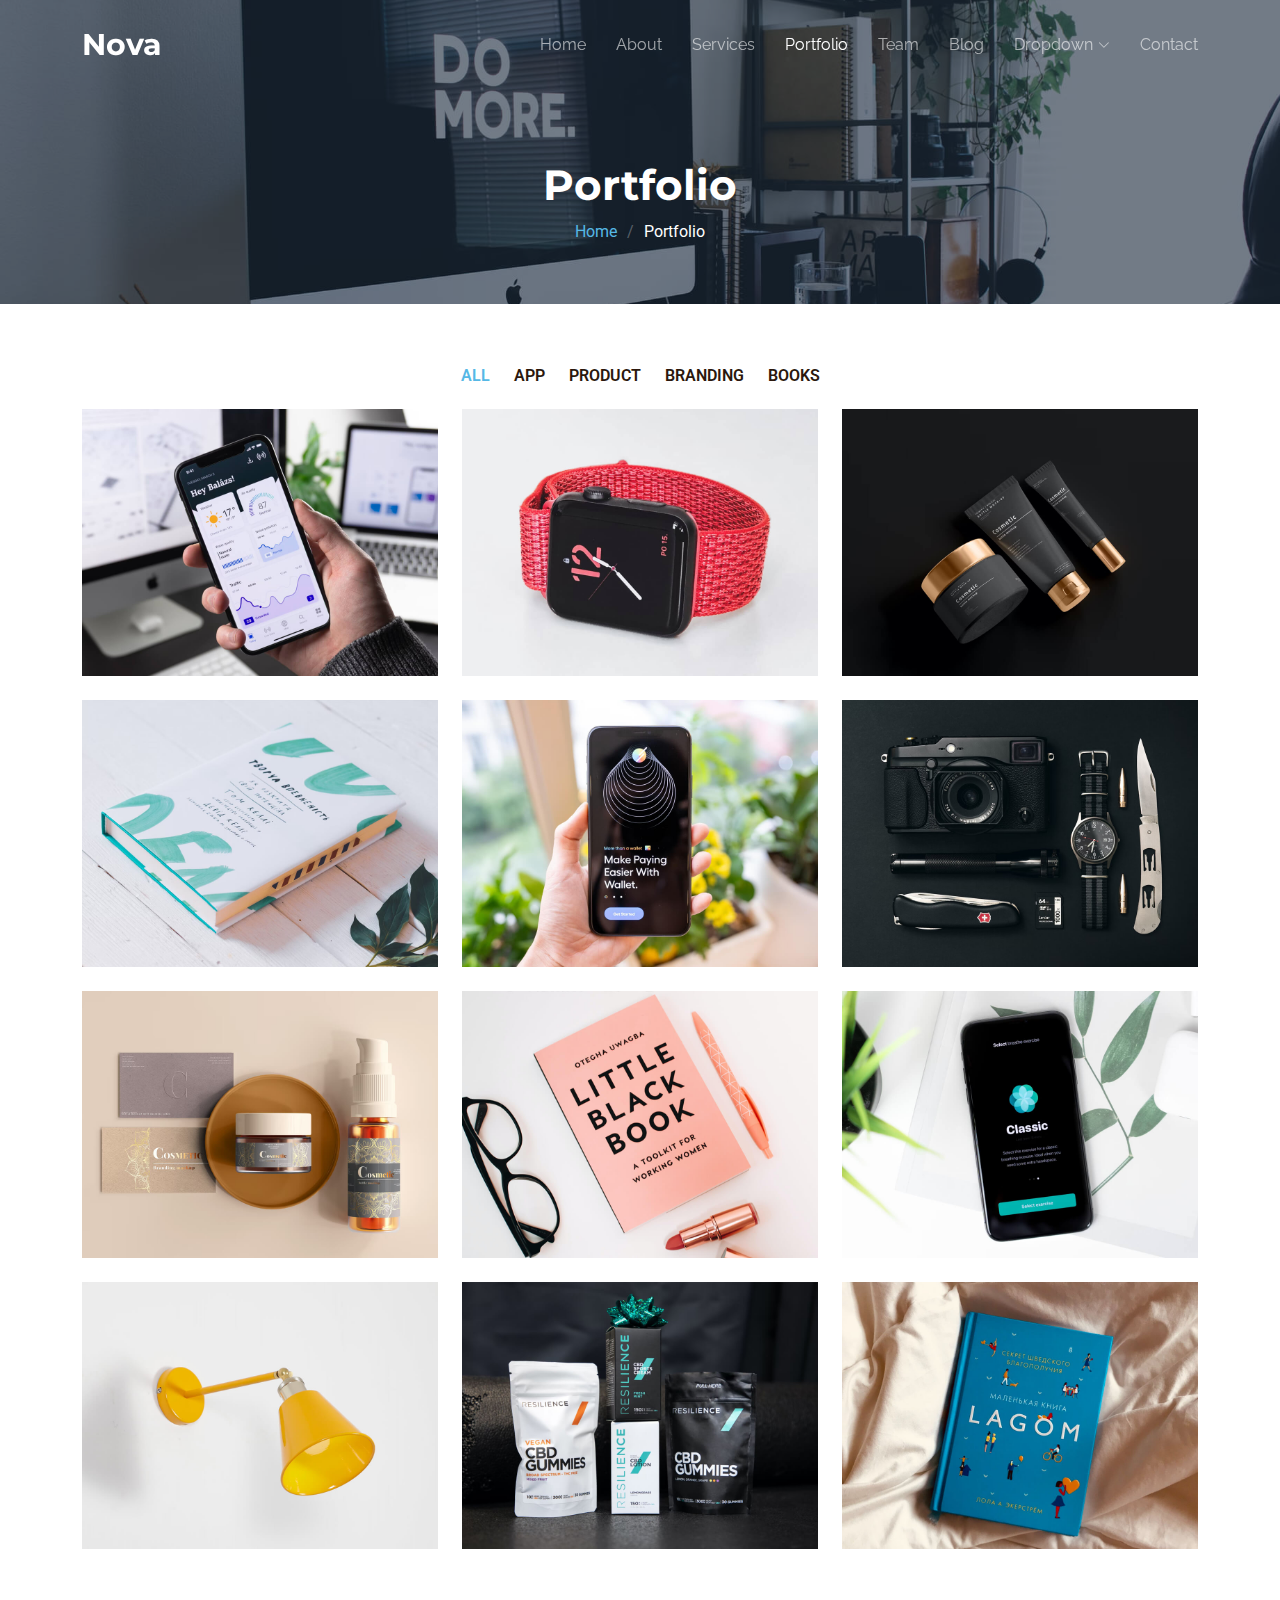
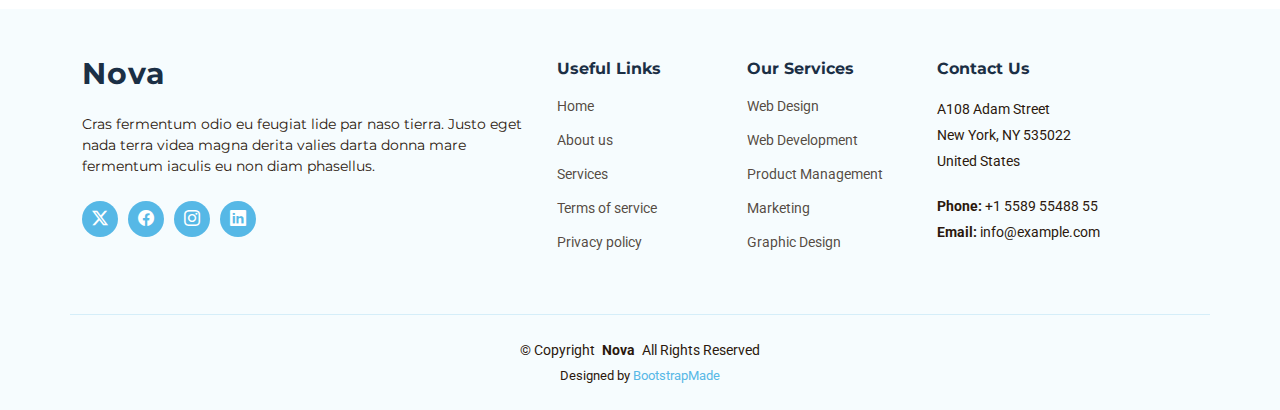
<file: portfolio.html>
<!DOCTYPE html>
<html lang="en">

<head>
  <meta charset="utf-8">
  <meta content="width=device-width, initial-scale=1.0" name="viewport">
  <title>Portfolio - Nova Bootstrap Template</title>
  <meta name="description" content="">
  <meta name="keywords" content="">

  <!-- Favicons -->
  <link href="assets/img/favicon.png" rel="icon">
  <link href="assets/img/apple-touch-icon.png" rel="apple-touch-icon">

  <!-- Fonts -->
  <link href="https://fonts.googleapis.com" rel="preconnect">
  <link href="https://fonts.gstatic.com" rel="preconnect" crossorigin>
  <link href="https://fonts.googleapis.com/css2?family=Roboto:ital,wght@0,100;0,300;0,400;0,500;0,700;0,900;1,100;1,300;1,400;1,500;1,700;1,900&family=Montserrat:ital,wght@0,100;0,200;0,300;0,400;0,500;0,600;0,700;0,800;0,900;1,100;1,200;1,300;1,400;1,500;1,600;1,700;1,800;1,900&family=Raleway:ital,wght@0,100;0,200;0,300;0,400;0,500;0,600;0,700;0,800;0,900;1,100;1,200;1,300;1,400;1,500;1,600;1,700;1,800;1,900&display=swap" rel="stylesheet">

  <!-- Vendor CSS Files -->
  <link href="assets/vendor/bootstrap/css/bootstrap.min.css" rel="stylesheet">
  <link href="assets/vendor/bootstrap-icons/bootstrap-icons.css" rel="stylesheet">
  <link href="assets/vendor/aos/aos.css" rel="stylesheet">
  <link href="assets/vendor/glightbox/css/glightbox.min.css" rel="stylesheet">
  <link href="assets/vendor/swiper/swiper-bundle.min.css" rel="stylesheet">

  <!-- Main CSS File -->
  <link href="assets/css/main.css" rel="stylesheet">

  <!-- =======================================================
  * Template Name: Nova
  * Template URL: https://bootstrapmade.com/nova-bootstrap-business-template/
  * Updated: Aug 07 2024 with Bootstrap v5.3.3
  * Author: BootstrapMade.com
  * License: https://bootstrapmade.com/license/
  ======================================================== -->
</head>

<body class="portfolio-page">

  <header id="header" class="header d-flex align-items-center fixed-top">
    <div class="container-fluid container-xl position-relative d-flex align-items-center justify-content-between">

      <a href="index.html" class="logo d-flex align-items-center">
        <!-- Uncomment the line below if you also wish to use an image logo -->
        <!-- <img src="assets/img/logo.png" alt=""> -->
        <h1 class="sitename">Nova</h1>
      </a>

      <nav id="navmenu" class="navmenu">
        <ul>
          <li><a href="index.html">Home<br></a></li>
          <li><a href="about.html">About</a></li>
          <li><a href="services.html">Services</a></li>
          <li><a href="portfolio.html" class="active">Portfolio</a></li>
          <li><a href="team.html">Team</a></li>
          <li><a href="blog.html">Blog</a></li>
          <li class="dropdown"><a href="#"><span>Dropdown</span> <i class="bi bi-chevron-down toggle-dropdown"></i></a>
            <ul>
              <li><a href="#">Dropdown 1</a></li>
              <li class="dropdown"><a href="#"><span>Deep Dropdown</span> <i class="bi bi-chevron-down toggle-dropdown"></i></a>
                <ul>
                  <li><a href="#">Deep Dropdown 1</a></li>
                  <li><a href="#">Deep Dropdown 2</a></li>
                  <li><a href="#">Deep Dropdown 3</a></li>
                  <li><a href="#">Deep Dropdown 4</a></li>
                  <li><a href="#">Deep Dropdown 5</a></li>
                </ul>
              </li>
              <li><a href="#">Dropdown 2</a></li>
              <li><a href="#">Dropdown 3</a></li>
              <li><a href="#">Dropdown 4</a></li>
            </ul>
          </li>
          <li><a href="contact.html">Contact</a></li>
        </ul>
        <i class="mobile-nav-toggle d-xl-none bi bi-list"></i>
      </nav>

    </div>
  </header>

  <main class="main">

    <!-- Page Title -->
    <div class="page-title dark-background" data-aos="fade" style="background-image: url(assets/img/portfolio-page-title-bg.jpg);">
      <div class="container">
        <h1>Portfolio</h1>
        <nav class="breadcrumbs">
          <ol>
            <li><a href="index.html">Home</a></li>
            <li class="current">Portfolio</li>
          </ol>
        </nav>
      </div>
    </div><!-- End Page Title -->

    <!-- Portfolio Section -->
    <section id="portfolio" class="portfolio section">

      <div class="container">

        <div class="isotope-layout" data-default-filter="*" data-layout="masonry" data-sort="original-order">

          <ul class="portfolio-filters isotope-filters" data-aos="fade-up" data-aos-delay="100">
            <li data-filter="*" class="filter-active">All</li>
            <li data-filter=".filter-app">App</li>
            <li data-filter=".filter-product">Product</li>
            <li data-filter=".filter-branding">Branding</li>
            <li data-filter=".filter-books">Books</li>
          </ul><!-- End Portfolio Filters -->

          <div class="row gy-4 isotope-container" data-aos="fade-up" data-aos-delay="200">

            <div class="col-lg-4 col-md-6 portfolio-item isotope-item filter-app">
              <img src="assets/img/portfolio/app-1.jpg" class="img-fluid" alt="">
              <div class="portfolio-info">
                <h4>App 1</h4>
                <p>Lorem ipsum, dolor sit amet consectetur</p>
                <a href="assets/img/portfolio/app-1.jpg" title="App 1" data-gallery="portfolio-gallery-app" class="glightbox preview-link"><i class="bi bi-zoom-in"></i></a>
                <a href="portfolio-details.html" title="More Details" class="details-link"><i class="bi bi-link-45deg"></i></a>
              </div>
            </div><!-- End Portfolio Item -->

            <div class="col-lg-4 col-md-6 portfolio-item isotope-item filter-product">
              <img src="assets/img/portfolio/product-1.jpg" class="img-fluid" alt="">
              <div class="portfolio-info">
                <h4>Product 1</h4>
                <p>Lorem ipsum, dolor sit amet consectetur</p>
                <a href="assets/img/portfolio/product-1.jpg" title="Product 1" data-gallery="portfolio-gallery-product" class="glightbox preview-link"><i class="bi bi-zoom-in"></i></a>
                <a href="portfolio-details.html" title="More Details" class="details-link"><i class="bi bi-link-45deg"></i></a>
              </div>
            </div><!-- End Portfolio Item -->

            <div class="col-lg-4 col-md-6 portfolio-item isotope-item filter-branding">
              <img src="assets/img/portfolio/branding-1.jpg" class="img-fluid" alt="">
              <div class="portfolio-info">
                <h4>Branding 1</h4>
                <p>Lorem ipsum, dolor sit amet consectetur</p>
                <a href="assets/img/portfolio/branding-1.jpg" title="Branding 1" data-gallery="portfolio-gallery-branding" class="glightbox preview-link"><i class="bi bi-zoom-in"></i></a>
                <a href="portfolio-details.html" title="More Details" class="details-link"><i class="bi bi-link-45deg"></i></a>
              </div>
            </div><!-- End Portfolio Item -->

            <div class="col-lg-4 col-md-6 portfolio-item isotope-item filter-books">
              <img src="assets/img/portfolio/books-1.jpg" class="img-fluid" alt="">
              <div class="portfolio-info">
                <h4>Books 1</h4>
                <p>Lorem ipsum, dolor sit amet consectetur</p>
                <a href="assets/img/portfolio/books-1.jpg" title="Branding 1" data-gallery="portfolio-gallery-book" class="glightbox preview-link"><i class="bi bi-zoom-in"></i></a>
                <a href="portfolio-details.html" title="More Details" class="details-link"><i class="bi bi-link-45deg"></i></a>
              </div>
            </div><!-- End Portfolio Item -->

            <div class="col-lg-4 col-md-6 portfolio-item isotope-item filter-app">
              <img src="assets/img/portfolio/app-2.jpg" class="img-fluid" alt="">
              <div class="portfolio-info">
                <h4>App 2</h4>
                <p>Lorem ipsum, dolor sit amet consectetur</p>
                <a href="assets/img/portfolio/app-2.jpg" title="App 2" data-gallery="portfolio-gallery-app" class="glightbox preview-link"><i class="bi bi-zoom-in"></i></a>
                <a href="portfolio-details.html" title="More Details" class="details-link"><i class="bi bi-link-45deg"></i></a>
              </div>
            </div><!-- End Portfolio Item -->

            <div class="col-lg-4 col-md-6 portfolio-item isotope-item filter-product">
              <img src="assets/img/portfolio/product-2.jpg" class="img-fluid" alt="">
              <div class="portfolio-info">
                <h4>Product 2</h4>
                <p>Lorem ipsum, dolor sit amet consectetur</p>
                <a href="assets/img/portfolio/product-2.jpg" title="Product 2" data-gallery="portfolio-gallery-product" class="glightbox preview-link"><i class="bi bi-zoom-in"></i></a>
                <a href="portfolio-details.html" title="More Details" class="details-link"><i class="bi bi-link-45deg"></i></a>
              </div>
            </div><!-- End Portfolio Item -->

            <div class="col-lg-4 col-md-6 portfolio-item isotope-item filter-branding">
              <img src="assets/img/portfolio/branding-2.jpg" class="img-fluid" alt="">
              <div class="portfolio-info">
                <h4>Branding 2</h4>
                <p>Lorem ipsum, dolor sit amet consectetur</p>
                <a href="assets/img/portfolio/branding-2.jpg" title="Branding 2" data-gallery="portfolio-gallery-branding" class="glightbox preview-link"><i class="bi bi-zoom-in"></i></a>
                <a href="portfolio-details.html" title="More Details" class="details-link"><i class="bi bi-link-45deg"></i></a>
              </div>
            </div><!-- End Portfolio Item -->

            <div class="col-lg-4 col-md-6 portfolio-item isotope-item filter-books">
              <img src="assets/img/portfolio/books-2.jpg" class="img-fluid" alt="">
              <div class="portfolio-info">
                <h4>Books 2</h4>
                <p>Lorem ipsum, dolor sit amet consectetur</p>
                <a href="assets/img/portfolio/books-2.jpg" title="Branding 2" data-gallery="portfolio-gallery-book" class="glightbox preview-link"><i class="bi bi-zoom-in"></i></a>
                <a href="portfolio-details.html" title="More Details" class="details-link"><i class="bi bi-link-45deg"></i></a>
              </div>
            </div><!-- End Portfolio Item -->

            <div class="col-lg-4 col-md-6 portfolio-item isotope-item filter-app">
              <img src="assets/img/portfolio/app-3.jpg" class="img-fluid" alt="">
              <div class="portfolio-info">
                <h4>App 3</h4>
                <p>Lorem ipsum, dolor sit amet consectetur</p>
                <a href="assets/img/portfolio/app-3.jpg" title="App 3" data-gallery="portfolio-gallery-app" class="glightbox preview-link"><i class="bi bi-zoom-in"></i></a>
                <a href="portfolio-details.html" title="More Details" class="details-link"><i class="bi bi-link-45deg"></i></a>
              </div>
            </div><!-- End Portfolio Item -->

            <div class="col-lg-4 col-md-6 portfolio-item isotope-item filter-product">
              <img src="assets/img/portfolio/product-3.jpg" class="img-fluid" alt="">
              <div class="portfolio-info">
                <h4>Product 3</h4>
                <p>Lorem ipsum, dolor sit amet consectetur</p>
                <a href="assets/img/portfolio/product-3.jpg" title="Product 3" data-gallery="portfolio-gallery-product" class="glightbox preview-link"><i class="bi bi-zoom-in"></i></a>
                <a href="portfolio-details.html" title="More Details" class="details-link"><i class="bi bi-link-45deg"></i></a>
              </div>
            </div><!-- End Portfolio Item -->

            <div class="col-lg-4 col-md-6 portfolio-item isotope-item filter-branding">
              <img src="assets/img/portfolio/branding-3.jpg" class="img-fluid" alt="">
              <div class="portfolio-info">
                <h4>Branding 3</h4>
                <p>Lorem ipsum, dolor sit amet consectetur</p>
                <a href="assets/img/portfolio/branding-3.jpg" title="Branding 2" data-gallery="portfolio-gallery-branding" class="glightbox preview-link"><i class="bi bi-zoom-in"></i></a>
                <a href="portfolio-details.html" title="More Details" class="details-link"><i class="bi bi-link-45deg"></i></a>
              </div>
            </div><!-- End Portfolio Item -->

            <div class="col-lg-4 col-md-6 portfolio-item isotope-item filter-books">
              <img src="assets/img/portfolio/books-3.jpg" class="img-fluid" alt="">
              <div class="portfolio-info">
                <h4>Books 3</h4>
                <p>Lorem ipsum, dolor sit amet consectetur</p>
                <a href="assets/img/portfolio/books-3.jpg" title="Branding 3" data-gallery="portfolio-gallery-book" class="glightbox preview-link"><i class="bi bi-zoom-in"></i></a>
                <a href="portfolio-details.html" title="More Details" class="details-link"><i class="bi bi-link-45deg"></i></a>
              </div>
            </div><!-- End Portfolio Item -->

          </div><!-- End Portfolio Container -->

        </div>

      </div>

    </section><!-- /Portfolio Section -->

  </main>

  <footer id="footer" class="footer light-background">

    <div class="footer-top">
      <div class="container">
        <div class="row gy-4">
          <div class="col-lg-5 col-md-12 footer-about">
            <a href="index.html" class="logo d-flex align-items-center">
              <span class="sitename">Nova</span>
            </a>
            <p>Cras fermentum odio eu feugiat lide par naso tierra. Justo eget nada terra videa magna derita valies darta donna mare fermentum iaculis eu non diam phasellus.</p>
            <div class="social-links d-flex mt-4">
              <a href=""><i class="bi bi-twitter-x"></i></a>
              <a href=""><i class="bi bi-facebook"></i></a>
              <a href=""><i class="bi bi-instagram"></i></a>
              <a href=""><i class="bi bi-linkedin"></i></a>
            </div>
          </div>

          <div class="col-lg-2 col-6 footer-links">
            <h4>Useful Links</h4>
            <ul>
              <li><a href="#">Home</a></li>
              <li><a href="#">About us</a></li>
              <li><a href="#">Services</a></li>
              <li><a href="#">Terms of service</a></li>
              <li><a href="#">Privacy policy</a></li>
            </ul>
          </div>

          <div class="col-lg-2 col-6 footer-links">
            <h4>Our Services</h4>
            <ul>
              <li><a href="#">Web Design</a></li>
              <li><a href="#">Web Development</a></li>
              <li><a href="#">Product Management</a></li>
              <li><a href="#">Marketing</a></li>
              <li><a href="#">Graphic Design</a></li>
            </ul>
          </div>

          <div class="col-lg-3 col-md-12 footer-contact text-center text-md-start">
            <h4>Contact Us</h4>
            <p>A108 Adam Street</p>
            <p>New York, NY 535022</p>
            <p>United States</p>
            <p class="mt-4"><strong>Phone:</strong> <span>+1 5589 55488 55</span></p>
            <p><strong>Email:</strong> <span>info@example.com</span></p>
          </div>

        </div>
      </div>
    </div>

    <div class="container copyright text-center">
      <p>© <span>Copyright</span> <strong class="px-1 sitename">Nova</strong> <span>All Rights Reserved</span></p>
      <div class="credits">
        <!-- All the links in the footer should remain intact. -->
        <!-- You can delete the links only if you've purchased the pro version. -->
        <!-- Licensing information: https://bootstrapmade.com/license/ -->
        <!-- Purchase the pro version with working PHP/AJAX contact form: [buy-url] -->
        Designed by <a href="https://bootstrapmade.com/">BootstrapMade</a>
      </div>
    </div>

  </footer>

  <!-- Scroll Top -->
  <a href="#" id="scroll-top" class="scroll-top d-flex align-items-center justify-content-center"><i class="bi bi-arrow-up-short"></i></a>

  <!-- Preloader -->
  <div id="preloader"></div>

  <!-- Vendor JS Files -->
  <script src="assets/vendor/bootstrap/js/bootstrap.bundle.min.js"></script>
  <script src="assets/vendor/php-email-form/validate.js"></script>
  <script src="assets/vendor/aos/aos.js"></script>
  <script src="assets/vendor/glightbox/js/glightbox.min.js"></script>
  <script src="assets/vendor/swiper/swiper-bundle.min.js"></script>
  <script src="assets/vendor/imagesloaded/imagesloaded.pkgd.min.js"></script>
  <script src="assets/vendor/isotope-layout/isotope.pkgd.min.js"></script>

  <!-- Main JS File -->
  <script src="assets/js/main.js"></script>

</body>

</html>
</file>
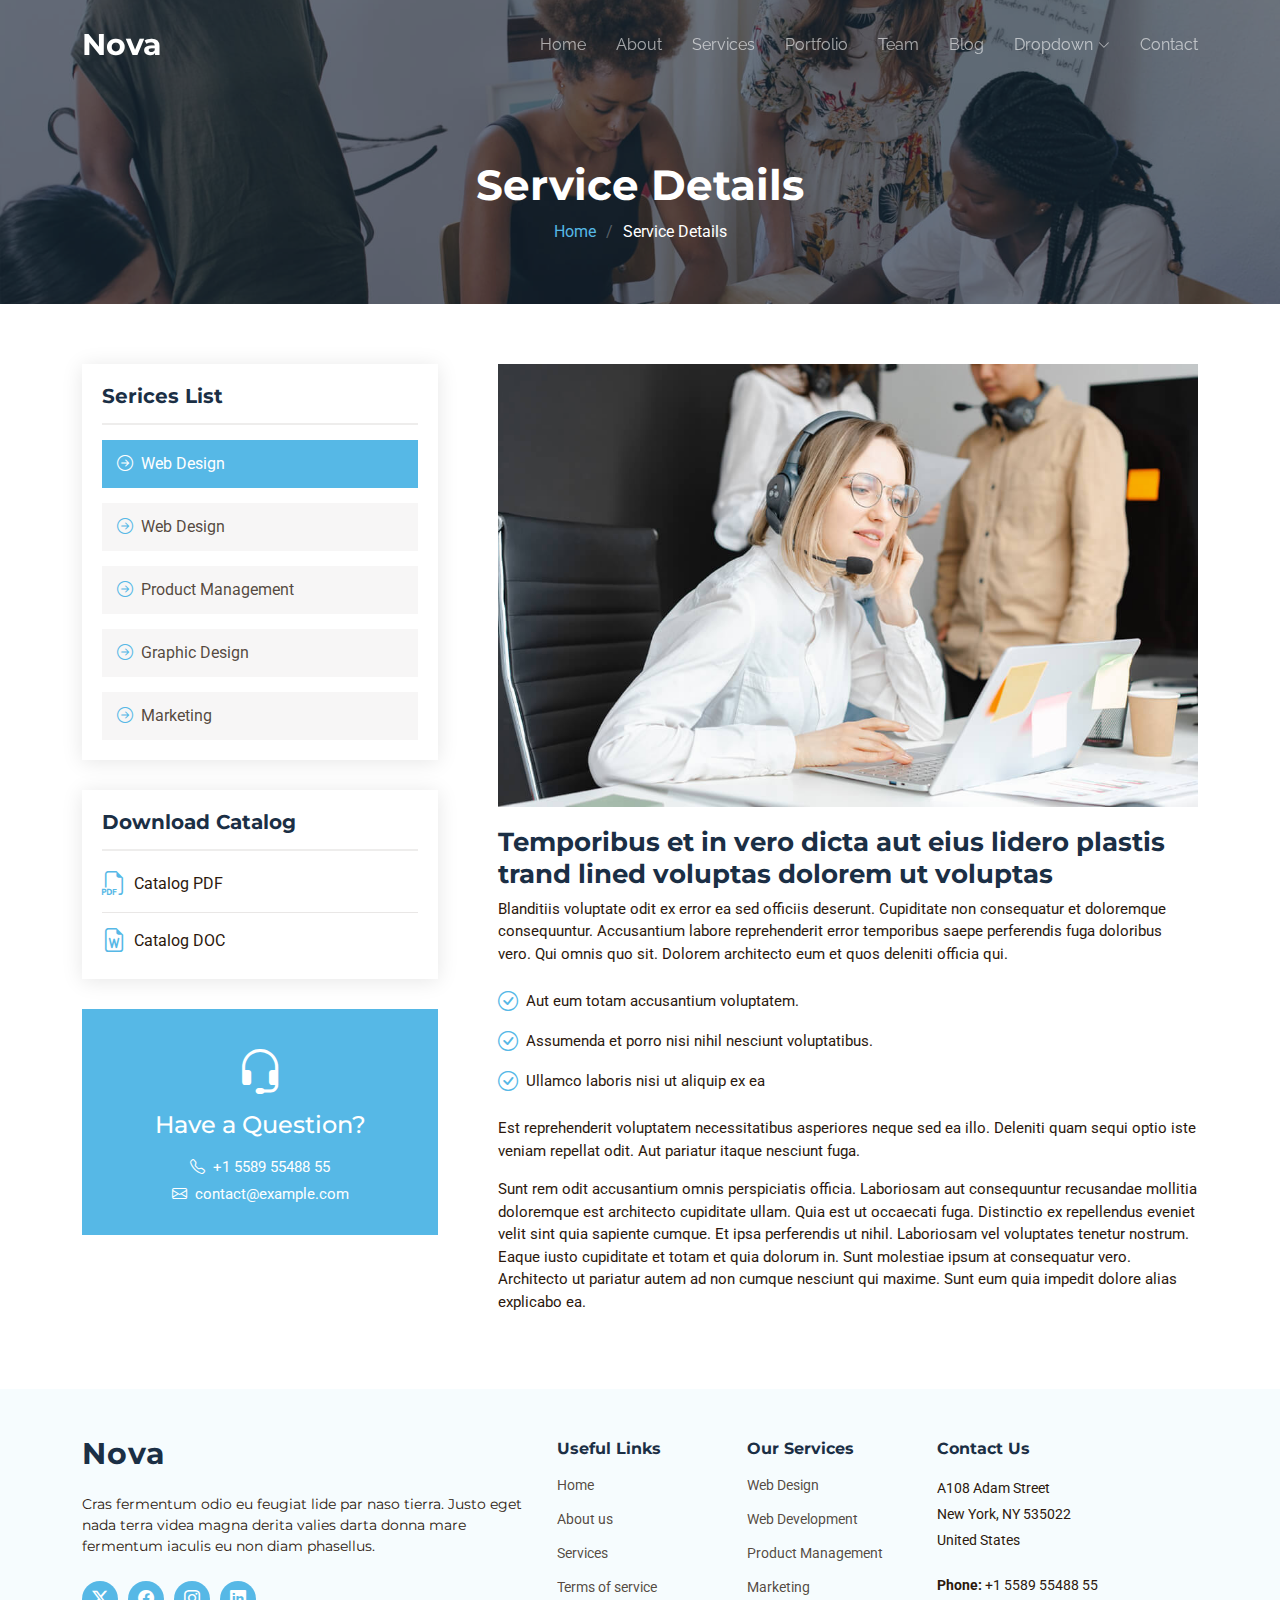
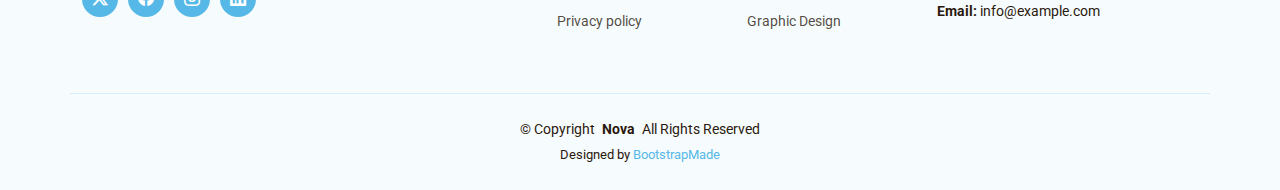
<file: service-details.html>
<!DOCTYPE html>
<html lang="en">

<head>
  <meta charset="utf-8">
  <meta content="width=device-width, initial-scale=1.0" name="viewport">
  <title>Service Details - Nova Bootstrap Template</title>
  <meta name="description" content="">
  <meta name="keywords" content="">

  <!-- Favicons -->
  <link href="assets/img/favicon.png" rel="icon">
  <link href="assets/img/apple-touch-icon.png" rel="apple-touch-icon">

  <!-- Fonts -->
  <link href="https://fonts.googleapis.com" rel="preconnect">
  <link href="https://fonts.gstatic.com" rel="preconnect" crossorigin>
  <link href="https://fonts.googleapis.com/css2?family=Roboto:ital,wght@0,100;0,300;0,400;0,500;0,700;0,900;1,100;1,300;1,400;1,500;1,700;1,900&family=Montserrat:ital,wght@0,100;0,200;0,300;0,400;0,500;0,600;0,700;0,800;0,900;1,100;1,200;1,300;1,400;1,500;1,600;1,700;1,800;1,900&family=Raleway:ital,wght@0,100;0,200;0,300;0,400;0,500;0,600;0,700;0,800;0,900;1,100;1,200;1,300;1,400;1,500;1,600;1,700;1,800;1,900&display=swap" rel="stylesheet">

  <!-- Vendor CSS Files -->
  <link href="assets/vendor/bootstrap/css/bootstrap.min.css" rel="stylesheet">
  <link href="assets/vendor/bootstrap-icons/bootstrap-icons.css" rel="stylesheet">
  <link href="assets/vendor/aos/aos.css" rel="stylesheet">
  <link href="assets/vendor/glightbox/css/glightbox.min.css" rel="stylesheet">
  <link href="assets/vendor/swiper/swiper-bundle.min.css" rel="stylesheet">

  <!-- Main CSS File -->
  <link href="assets/css/main.css" rel="stylesheet">

  <!-- =======================================================
  * Template Name: Nova
  * Template URL: https://bootstrapmade.com/nova-bootstrap-business-template/
  * Updated: Aug 07 2024 with Bootstrap v5.3.3
  * Author: BootstrapMade.com
  * License: https://bootstrapmade.com/license/
  ======================================================== -->
</head>

<body class="service-details-page">

  <header id="header" class="header d-flex align-items-center fixed-top">
    <div class="container-fluid container-xl position-relative d-flex align-items-center justify-content-between">

      <a href="index.html" class="logo d-flex align-items-center">
        <!-- Uncomment the line below if you also wish to use an image logo -->
        <!-- <img src="assets/img/logo.png" alt=""> -->
        <h1 class="sitename">Nova</h1>
      </a>

      <nav id="navmenu" class="navmenu">
        <ul>
          <li><a href="index.html">Home<br></a></li>
          <li><a href="about.html">About</a></li>
          <li><a href="services.html">Services</a></li>
          <li><a href="portfolio.html">Portfolio</a></li>
          <li><a href="team.html">Team</a></li>
          <li><a href="blog.html">Blog</a></li>
          <li class="dropdown"><a href="#"><span>Dropdown</span> <i class="bi bi-chevron-down toggle-dropdown"></i></a>
            <ul>
              <li><a href="#">Dropdown 1</a></li>
              <li class="dropdown"><a href="#"><span>Deep Dropdown</span> <i class="bi bi-chevron-down toggle-dropdown"></i></a>
                <ul>
                  <li><a href="#">Deep Dropdown 1</a></li>
                  <li><a href="#">Deep Dropdown 2</a></li>
                  <li><a href="#">Deep Dropdown 3</a></li>
                  <li><a href="#">Deep Dropdown 4</a></li>
                  <li><a href="#">Deep Dropdown 5</a></li>
                </ul>
              </li>
              <li><a href="#">Dropdown 2</a></li>
              <li><a href="#">Dropdown 3</a></li>
              <li><a href="#">Dropdown 4</a></li>
            </ul>
          </li>
          <li><a href="contact.html">Contact</a></li>
        </ul>
        <i class="mobile-nav-toggle d-xl-none bi bi-list"></i>
      </nav>

    </div>
  </header>

  <main class="main">

    <!-- Page Title -->
    <div class="page-title dark-background" data-aos="fade" style="background-image: url(assets/img/services-page-title-bg.jpg);">
      <div class="container">
        <h1>Service Details</h1>
        <nav class="breadcrumbs">
          <ol>
            <li><a href="index.html">Home</a></li>
            <li class="current">Service Details</li>
          </ol>
        </nav>
      </div>
    </div><!-- End Page Title -->

    <!-- Service Details Section -->
    <section id="service-details" class="service-details section">

      <div class="container">

        <div class="row gy-5">

          <div class="col-lg-4" data-aos="fade-up" data-aos-delay="100">

            <div class="service-box">
              <h4>Serices List</h4>
              <div class="services-list">
                <a href="#" class="active"><i class="bi bi-arrow-right-circle"></i><span>Web Design</span></a>
                <a href="#"><i class="bi bi-arrow-right-circle"></i><span>Web Design</span></a>
                <a href="#"><i class="bi bi-arrow-right-circle"></i><span>Product Management</span></a>
                <a href="#"><i class="bi bi-arrow-right-circle"></i><span>Graphic Design</span></a>
                <a href="#"><i class="bi bi-arrow-right-circle"></i><span>Marketing</span></a>
              </div>
            </div><!-- End Services List -->

            <div class="service-box">
              <h4>Download Catalog</h4>
              <div class="download-catalog">
                <a href="#"><i class="bi bi-filetype-pdf"></i><span>Catalog PDF</span></a>
                <a href="#"><i class="bi bi-file-earmark-word"></i><span>Catalog DOC</span></a>
              </div>
            </div><!-- End Services List -->

            <div class="help-box d-flex flex-column justify-content-center align-items-center">
              <i class="bi bi-headset help-icon"></i>
              <h4>Have a Question?</h4>
              <p class="d-flex align-items-center mt-2 mb-0"><i class="bi bi-telephone me-2"></i> <span>+1 5589 55488 55</span></p>
              <p class="d-flex align-items-center mt-1 mb-0"><i class="bi bi-envelope me-2"></i> <a href="mailto:contact@example.com">contact@example.com</a></p>
            </div>

          </div>

          <div class="col-lg-8 ps-lg-5" data-aos="fade-up" data-aos-delay="200">
            <img src="assets/img/services.jpg" alt="" class="img-fluid services-img">
            <h3>Temporibus et in vero dicta aut eius lidero plastis trand lined voluptas dolorem ut voluptas</h3>
            <p>
              Blanditiis voluptate odit ex error ea sed officiis deserunt. Cupiditate non consequatur et doloremque consequuntur. Accusantium labore reprehenderit error temporibus saepe perferendis fuga doloribus vero. Qui omnis quo sit. Dolorem architecto eum et quos deleniti officia qui.
            </p>
            <ul>
              <li><i class="bi bi-check-circle"></i> <span>Aut eum totam accusantium voluptatem.</span></li>
              <li><i class="bi bi-check-circle"></i> <span>Assumenda et porro nisi nihil nesciunt voluptatibus.</span></li>
              <li><i class="bi bi-check-circle"></i> <span>Ullamco laboris nisi ut aliquip ex ea</span></li>
            </ul>
            <p>
              Est reprehenderit voluptatem necessitatibus asperiores neque sed ea illo. Deleniti quam sequi optio iste veniam repellat odit. Aut pariatur itaque nesciunt fuga.
            </p>
            <p>
              Sunt rem odit accusantium omnis perspiciatis officia. Laboriosam aut consequuntur recusandae mollitia doloremque est architecto cupiditate ullam. Quia est ut occaecati fuga. Distinctio ex repellendus eveniet velit sint quia sapiente cumque. Et ipsa perferendis ut nihil. Laboriosam vel voluptates tenetur nostrum. Eaque iusto cupiditate et totam et quia dolorum in. Sunt molestiae ipsum at consequatur vero. Architecto ut pariatur autem ad non cumque nesciunt qui maxime. Sunt eum quia impedit dolore alias explicabo ea.
            </p>
          </div>

        </div>

      </div>

    </section><!-- /Service Details Section -->

  </main>

  <footer id="footer" class="footer light-background">

    <div class="footer-top">
      <div class="container">
        <div class="row gy-4">
          <div class="col-lg-5 col-md-12 footer-about">
            <a href="index.html" class="logo d-flex align-items-center">
              <span class="sitename">Nova</span>
            </a>
            <p>Cras fermentum odio eu feugiat lide par naso tierra. Justo eget nada terra videa magna derita valies darta donna mare fermentum iaculis eu non diam phasellus.</p>
            <div class="social-links d-flex mt-4">
              <a href=""><i class="bi bi-twitter-x"></i></a>
              <a href=""><i class="bi bi-facebook"></i></a>
              <a href=""><i class="bi bi-instagram"></i></a>
              <a href=""><i class="bi bi-linkedin"></i></a>
            </div>
          </div>

          <div class="col-lg-2 col-6 footer-links">
            <h4>Useful Links</h4>
            <ul>
              <li><a href="#">Home</a></li>
              <li><a href="#">About us</a></li>
              <li><a href="#">Services</a></li>
              <li><a href="#">Terms of service</a></li>
              <li><a href="#">Privacy policy</a></li>
            </ul>
          </div>

          <div class="col-lg-2 col-6 footer-links">
            <h4>Our Services</h4>
            <ul>
              <li><a href="#">Web Design</a></li>
              <li><a href="#">Web Development</a></li>
              <li><a href="#">Product Management</a></li>
              <li><a href="#">Marketing</a></li>
              <li><a href="#">Graphic Design</a></li>
            </ul>
          </div>

          <div class="col-lg-3 col-md-12 footer-contact text-center text-md-start">
            <h4>Contact Us</h4>
            <p>A108 Adam Street</p>
            <p>New York, NY 535022</p>
            <p>United States</p>
            <p class="mt-4"><strong>Phone:</strong> <span>+1 5589 55488 55</span></p>
            <p><strong>Email:</strong> <span>info@example.com</span></p>
          </div>

        </div>
      </div>
    </div>

    <div class="container copyright text-center">
      <p>© <span>Copyright</span> <strong class="px-1 sitename">Nova</strong> <span>All Rights Reserved</span></p>
      <div class="credits">
        <!-- All the links in the footer should remain intact. -->
        <!-- You can delete the links only if you've purchased the pro version. -->
        <!-- Licensing information: https://bootstrapmade.com/license/ -->
        <!-- Purchase the pro version with working PHP/AJAX contact form: [buy-url] -->
        Designed by <a href="https://bootstrapmade.com/">BootstrapMade</a>
      </div>
    </div>

  </footer>

  <!-- Scroll Top -->
  <a href="#" id="scroll-top" class="scroll-top d-flex align-items-center justify-content-center"><i class="bi bi-arrow-up-short"></i></a>

  <!-- Preloader -->
  <div id="preloader"></div>

  <!-- Vendor JS Files -->
  <script src="assets/vendor/bootstrap/js/bootstrap.bundle.min.js"></script>
  <script src="assets/vendor/php-email-form/validate.js"></script>
  <script src="assets/vendor/aos/aos.js"></script>
  <script src="assets/vendor/glightbox/js/glightbox.min.js"></script>
  <script src="assets/vendor/swiper/swiper-bundle.min.js"></script>
  <script src="assets/vendor/imagesloaded/imagesloaded.pkgd.min.js"></script>
  <script src="assets/vendor/isotope-layout/isotope.pkgd.min.js"></script>

  <!-- Main JS File -->
  <script src="assets/js/main.js"></script>

</body>

</html>
</file>
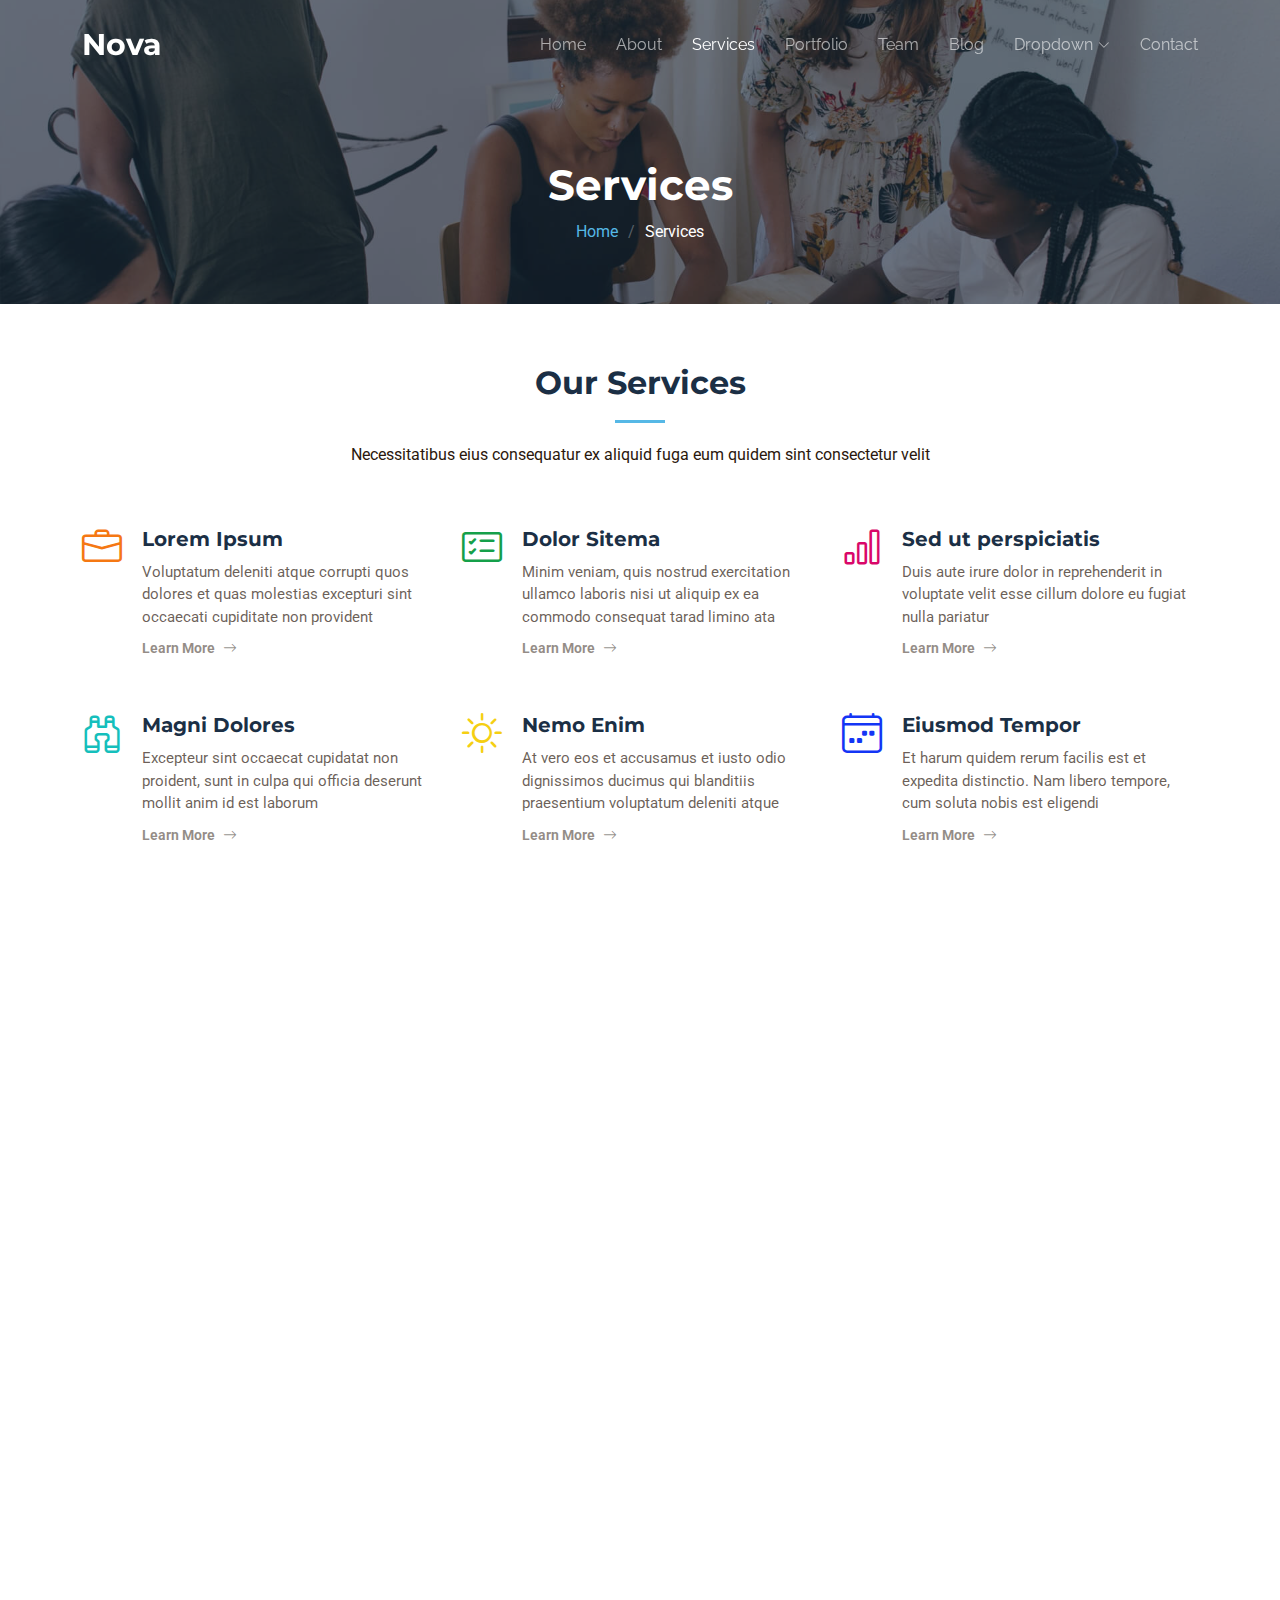
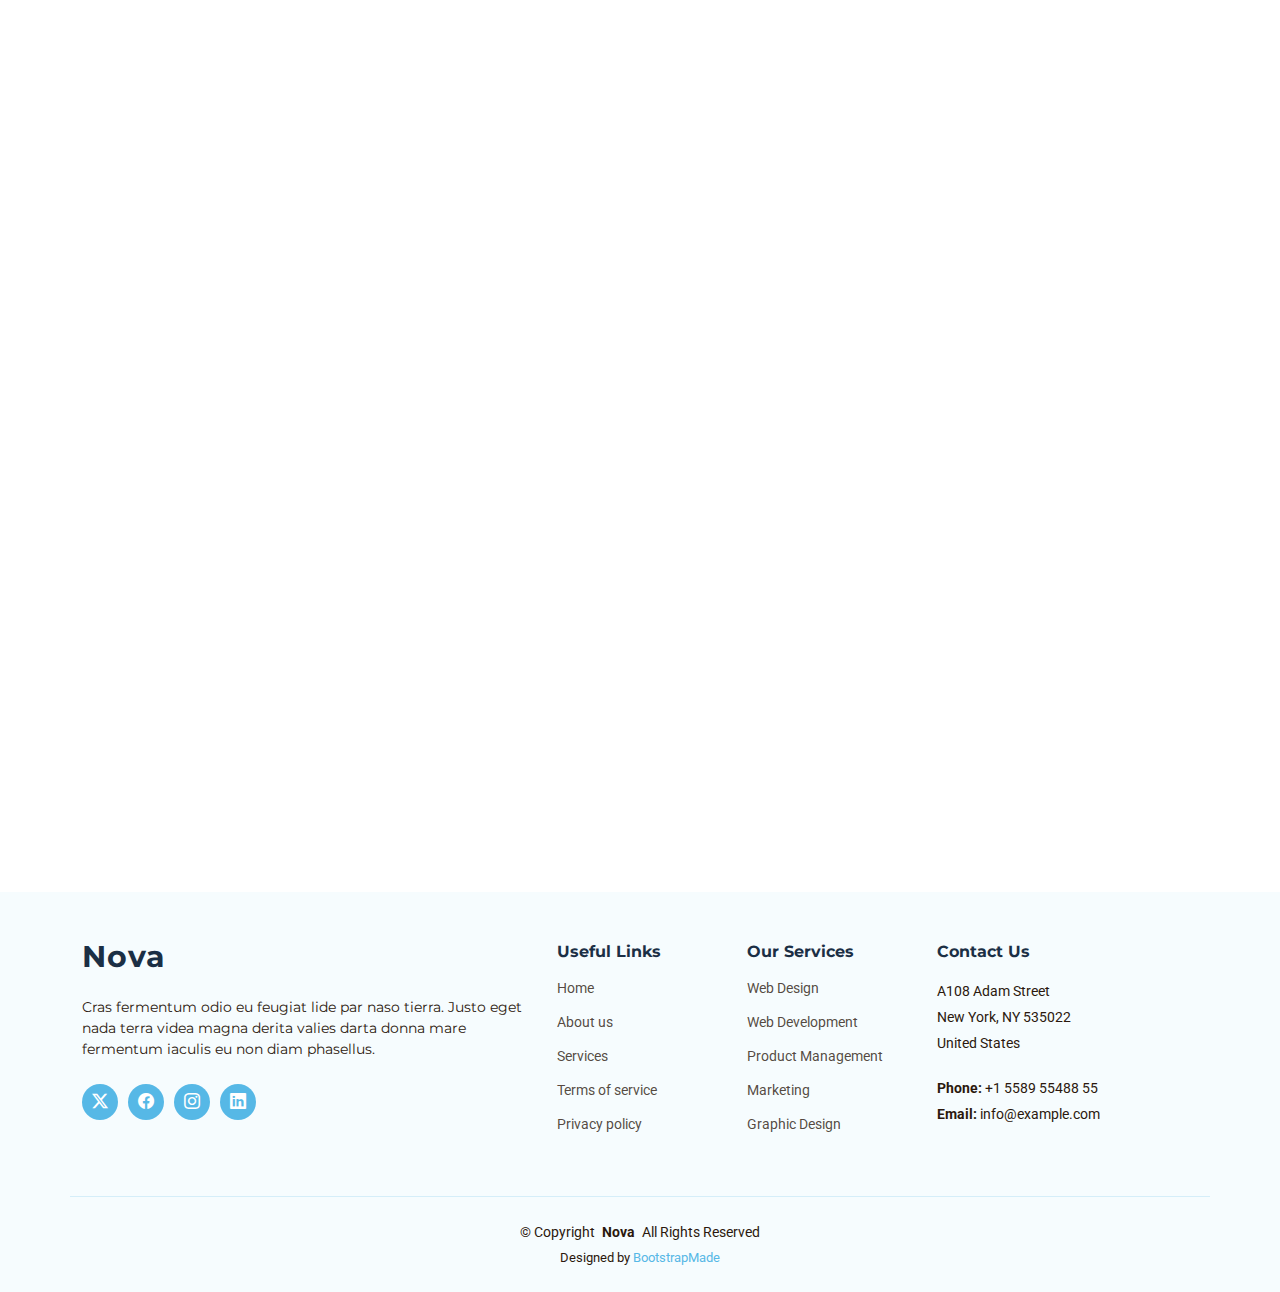
<file: services.html>
<!DOCTYPE html>
<html lang="en">

<head>
  <meta charset="utf-8">
  <meta content="width=device-width, initial-scale=1.0" name="viewport">
  <title>Services - Nova Bootstrap Template</title>
  <meta name="description" content="">
  <meta name="keywords" content="">

  <!-- Favicons -->
  <link href="assets/img/favicon.png" rel="icon">
  <link href="assets/img/apple-touch-icon.png" rel="apple-touch-icon">

  <!-- Fonts -->
  <link href="https://fonts.googleapis.com" rel="preconnect">
  <link href="https://fonts.gstatic.com" rel="preconnect" crossorigin>
  <link href="https://fonts.googleapis.com/css2?family=Roboto:ital,wght@0,100;0,300;0,400;0,500;0,700;0,900;1,100;1,300;1,400;1,500;1,700;1,900&family=Montserrat:ital,wght@0,100;0,200;0,300;0,400;0,500;0,600;0,700;0,800;0,900;1,100;1,200;1,300;1,400;1,500;1,600;1,700;1,800;1,900&family=Raleway:ital,wght@0,100;0,200;0,300;0,400;0,500;0,600;0,700;0,800;0,900;1,100;1,200;1,300;1,400;1,500;1,600;1,700;1,800;1,900&display=swap" rel="stylesheet">

  <!-- Vendor CSS Files -->
  <link href="assets/vendor/bootstrap/css/bootstrap.min.css" rel="stylesheet">
  <link href="assets/vendor/bootstrap-icons/bootstrap-icons.css" rel="stylesheet">
  <link href="assets/vendor/aos/aos.css" rel="stylesheet">
  <link href="assets/vendor/glightbox/css/glightbox.min.css" rel="stylesheet">
  <link href="assets/vendor/swiper/swiper-bundle.min.css" rel="stylesheet">

  <!-- Main CSS File -->
  <link href="assets/css/main.css" rel="stylesheet">

  <!-- =======================================================
  * Template Name: Nova
  * Template URL: https://bootstrapmade.com/nova-bootstrap-business-template/
  * Updated: Aug 07 2024 with Bootstrap v5.3.3
  * Author: BootstrapMade.com
  * License: https://bootstrapmade.com/license/
  ======================================================== -->
</head>

<body class="services-page">

  <header id="header" class="header d-flex align-items-center fixed-top">
    <div class="container-fluid container-xl position-relative d-flex align-items-center justify-content-between">

      <a href="index.html" class="logo d-flex align-items-center">
        <!-- Uncomment the line below if you also wish to use an image logo -->
        <!-- <img src="assets/img/logo.png" alt=""> -->
        <h1 class="sitename">Nova</h1>
      </a>

      <nav id="navmenu" class="navmenu">
        <ul>
          <li><a href="index.html">Home<br></a></li>
          <li><a href="about.html">About</a></li>
          <li><a href="services.html" class="active">Services</a></li>
          <li><a href="portfolio.html">Portfolio</a></li>
          <li><a href="team.html">Team</a></li>
          <li><a href="blog.html">Blog</a></li>
          <li class="dropdown"><a href="#"><span>Dropdown</span> <i class="bi bi-chevron-down toggle-dropdown"></i></a>
            <ul>
              <li><a href="#">Dropdown 1</a></li>
              <li class="dropdown"><a href="#"><span>Deep Dropdown</span> <i class="bi bi-chevron-down toggle-dropdown"></i></a>
                <ul>
                  <li><a href="#">Deep Dropdown 1</a></li>
                  <li><a href="#">Deep Dropdown 2</a></li>
                  <li><a href="#">Deep Dropdown 3</a></li>
                  <li><a href="#">Deep Dropdown 4</a></li>
                  <li><a href="#">Deep Dropdown 5</a></li>
                </ul>
              </li>
              <li><a href="#">Dropdown 2</a></li>
              <li><a href="#">Dropdown 3</a></li>
              <li><a href="#">Dropdown 4</a></li>
            </ul>
          </li>
          <li><a href="contact.html">Contact</a></li>
        </ul>
        <i class="mobile-nav-toggle d-xl-none bi bi-list"></i>
      </nav>

    </div>
  </header>

  <main class="main">

    <!-- Page Title -->
    <div class="page-title dark-background" data-aos="fade" style="background-image: url(assets/img/services-page-title-bg.jpg);">
      <div class="container">
        <h1>Services</h1>
        <nav class="breadcrumbs">
          <ol>
            <li><a href="index.html">Home</a></li>
            <li class="current">Services</li>
          </ol>
        </nav>
      </div>
    </div><!-- End Page Title -->

    <!-- Services Section -->
    <section id="services" class="services section">

      <!-- Section Title -->
      <div class="container section-title" data-aos="fade-up">
        <h2>Our Services</h2>
        <p>Necessitatibus eius consequatur ex aliquid fuga eum quidem sint consectetur velit</p>
      </div><!-- End Section Title -->

      <div class="container">

        <div class="row gy-4">

          <div class="col-lg-4 col-md-6 service-item d-flex" data-aos="fade-up" data-aos-delay="100">
            <div class="icon flex-shrink-0"><i class="bi bi-briefcase" style="color: #f57813;"></i></div>
            <div>
              <h4 class="title">Lorem Ipsum</h4>
              <p class="description">Voluptatum deleniti atque corrupti quos dolores et quas molestias excepturi sint occaecati cupiditate non provident</p>
              <a href="#" class="readmore stretched-link"><span>Learn More</span><i class="bi bi-arrow-right"></i></a>
            </div>
          </div>
          <!-- End Service Item -->

          <div class="col-lg-4 col-md-6 service-item d-flex" data-aos="fade-up" data-aos-delay="200">
            <div class="icon flex-shrink-0"><i class="bi bi-card-checklist" style="color: #15a04a;"></i></div>
            <div>
              <h4 class="title">Dolor Sitema</h4>
              <p class="description">Minim veniam, quis nostrud exercitation ullamco laboris nisi ut aliquip ex ea commodo consequat tarad limino ata</p>
              <a href="#" class="readmore stretched-link"><span>Learn More</span><i class="bi bi-arrow-right"></i></a>
            </div>
          </div><!-- End Service Item -->

          <div class="col-lg-4 col-md-6 service-item d-flex" data-aos="fade-up" data-aos-delay="300">
            <div class="icon flex-shrink-0"><i class="bi bi-bar-chart" style="color: #d90769;"></i></div>
            <div>
              <h4 class="title">Sed ut perspiciatis</h4>
              <p class="description">Duis aute irure dolor in reprehenderit in voluptate velit esse cillum dolore eu fugiat nulla pariatur</p>
              <a href="#" class="readmore stretched-link"><span>Learn More</span><i class="bi bi-arrow-right"></i></a>
            </div>
          </div><!-- End Service Item -->

          <div class="col-lg-4 col-md-6 service-item d-flex" data-aos="fade-up" data-aos-delay="400">
            <div class="icon flex-shrink-0"><i class="bi bi-binoculars" style="color: #15bfbc;"></i></div>
            <div>
              <h4 class="title">Magni Dolores</h4>
              <p class="description">Excepteur sint occaecat cupidatat non proident, sunt in culpa qui officia deserunt mollit anim id est laborum</p>
              <a href="#" class="readmore stretched-link"><span>Learn More</span><i class="bi bi-arrow-right"></i></a>
            </div>
          </div><!-- End Service Item -->

          <div class="col-lg-4 col-md-6 service-item d-flex" data-aos="fade-up" data-aos-delay="500">
            <div class="icon flex-shrink-0"><i class="bi bi-brightness-high" style="color: #f5cf13;"></i></div>
            <div>
              <h4 class="title">Nemo Enim</h4>
              <p class="description">At vero eos et accusamus et iusto odio dignissimos ducimus qui blanditiis praesentium voluptatum deleniti atque</p>
              <a href="#" class="readmore stretched-link"><span>Learn More</span><i class="bi bi-arrow-right"></i></a>
            </div>
          </div><!-- End Service Item -->

          <div class="col-lg-4 col-md-6 service-item d-flex" data-aos="fade-up" data-aos-delay="600">
            <div class="icon flex-shrink-0"><i class="bi bi-calendar4-week" style="color: #1335f5;"></i></div>
            <div>
              <h4 class="title">Eiusmod Tempor</h4>
              <p class="description">Et harum quidem rerum facilis est et expedita distinctio. Nam libero tempore, cum soluta nobis est eligendi</p>
              <a href="#" class="readmore stretched-link"><span>Learn More</span><i class="bi bi-arrow-right"></i></a>
            </div>
          </div><!-- End Service Item -->

        </div>

      </div>

    </section><!-- /Services Section -->

    <!-- Service Cards Section -->
    <section id="service-cards" class="service-cards section">

      <div class="container-fluid">

        <div class="row gy-4">

          <div class="col-lg-6" data-aos="fade-up" data-aos-delay="100">
            <div class="card-item">
              <div class="row">
                <div class="col-xl-5">
                  <div class="card-bg"><img src="assets/img/cards-1.jpg" alt=""></div>
                </div>
                <div class="col-xl-7 d-flex align-items-center">
                  <div class="card-body">
                    <h4 class="card-title">Eligendi omnis sunt veritatis.</h4>
                    <p>Fuga in dolorum et iste et culpa. Commodi possimus nesciunt modi voluptatem placeat deleniti adipisci. Cum delectus doloribus non veritatis. Officia temporibus illo magnam. Dolor eos et.</p>
                  </div>
                </div>
              </div>
            </div>
          </div><!-- End Card Item -->

          <div class="col-lg-6" data-aos="fade-up" data-aos-delay="200">
            <div class="card-item">
              <div class="row">
                <div class="col-xl-5">
                  <div class="card-bg"><img src="assets/img/cards-5.jpg" alt=""></div>
                </div>
                <div class="col-xl-7 d-flex align-items-center">
                  <div class="card-body">
                    <h4 class="card-title">Possimus ut sed velit assumenda</h4>
                    <p>Sunt deserunt maiores voluptatem autem est rerum perferendis rerum blanditiis. Est laboriosam qui iste numquam laboriosam voluptatem architecto. Est laudantium sunt at quas aut hic. Eum dignissimos.</p>
                  </div>
                </div>
              </div>
            </div>
          </div><!-- End Card Item -->

          <div class="col-lg-6" data-aos="fade-up" data-aos-delay="300">
            <div class="card-item">
              <div class="row">
                <div class="col-xl-5">
                  <div class="card-bg"><img src="assets/img/cards-3.jpg" alt=""></div>
                </div>
                <div class="col-xl-7 d-flex align-items-center">
                  <div class="card-body">
                    <h4 class="card-title">Error beatae dolor inventore aut</h4>
                    <p>Dicta porro nobis. Velit cum in. Nesciunt dignissimos enim molestiae facilis numquam quae quaerat ipsam omnis. Neque debitis ipsum at architecto officia laboriosam odit. Ut sunt temporibus nulla culpa.</p>
                  </div>
                </div>
              </div>
            </div>
          </div><!-- End Card Item -->

          <div class="col-lg-6" data-aos="fade-up" data-aos-delay="400">
            <div class="card-item">
              <div class="row">
                <div class="col-xl-5">
                  <div class="card-bg"><img src="assets/img/cards-4.jpg" alt=""></div>
                </div>
                <div class="col-xl-7 d-flex align-items-center">
                  <div class="card-body">
                    <h4 class="card-title">Expedita voluptas ut ut nesciunt</h4>
                    <p>Aut est quidem doloremque voluptatem magnam quis excepturi vero quia. Eum eos doloremque architecto illo at beatae dolore. Fugiat suscipit et sint ratione dolores. Aut aliquid ea dolores libero nobis.</p>
                  </div>
                </div>
              </div>
            </div>
          </div><!-- End Card Item -->

        </div>

      </div>

    </section><!-- /Service Cards Section -->

    <!-- Testimonials Section -->
    <section id="testimonials" class="testimonials section">

      <!-- Section Title -->
      <div class="container section-title" data-aos="fade-up">
        <h2>Testimonials</h2>
        <p>Necessitatibus eius consequatur ex aliquid fuga eum quidem sint consectetur velit</p>
      </div><!-- End Section Title -->

      <div class="container" data-aos="fade-up" data-aos-delay="100">

        <div class="swiper init-swiper">
          <script type="application/json" class="swiper-config">
            {
              "loop": true,
              "speed": 600,
              "autoplay": {
                "delay": 5000
              },
              "slidesPerView": "auto",
              "pagination": {
                "el": ".swiper-pagination",
                "type": "bullets",
                "clickable": true
              },
              "breakpoints": {
                "320": {
                  "slidesPerView": 1,
                  "spaceBetween": 40
                },
                "1200": {
                  "slidesPerView": 3,
                  "spaceBetween": 1
                }
              }
            }
          </script>
          <div class="swiper-wrapper">

            <div class="swiper-slide">
              <div class="testimonial-item">
                <div class="stars">
                  <i class="bi bi-star-fill"></i><i class="bi bi-star-fill"></i><i class="bi bi-star-fill"></i><i class="bi bi-star-fill"></i><i class="bi bi-star-fill"></i>
                </div>
                <p>
                  Proin iaculis purus consequat sem cure digni ssim donec porttitora entum suscipit rhoncus. Accusantium quam, ultricies eget id, aliquam eget nibh et. Maecen aliquam, risus at semper.
                </p>
                <div class="profile mt-auto">
                  <img src="assets/img/testimonials/testimonials-1.jpg" class="testimonial-img" alt="">
                  <h3>Saul Goodman</h3>
                  <h4>Ceo &amp; Founder</h4>
                </div>
              </div>
            </div><!-- End testimonial item -->

            <div class="swiper-slide">
              <div class="testimonial-item">
                <div class="stars">
                  <i class="bi bi-star-fill"></i><i class="bi bi-star-fill"></i><i class="bi bi-star-fill"></i><i class="bi bi-star-fill"></i><i class="bi bi-star-fill"></i>
                </div>
                <p>
                  Export tempor illum tamen malis malis eram quae irure esse labore quem cillum quid cillum eram malis quorum velit fore eram velit sunt aliqua noster fugiat irure amet legam anim culpa.
                </p>
                <div class="profile mt-auto">
                  <img src="assets/img/testimonials/testimonials-2.jpg" class="testimonial-img" alt="">
                  <h3>Sara Wilsson</h3>
                  <h4>Designer</h4>
                </div>
              </div>
            </div><!-- End testimonial item -->

            <div class="swiper-slide">
              <div class="testimonial-item">
                <div class="stars">
                  <i class="bi bi-star-fill"></i><i class="bi bi-star-fill"></i><i class="bi bi-star-fill"></i><i class="bi bi-star-fill"></i><i class="bi bi-star-fill"></i>
                </div>
                <p>
                  Enim nisi quem export duis labore cillum quae magna enim sint quorum nulla quem veniam duis minim tempor labore quem eram duis noster aute amet eram fore quis sint minim.
                </p>
                <div class="profile mt-auto">
                  <img src="assets/img/testimonials/testimonials-3.jpg" class="testimonial-img" alt="">
                  <h3>Jena Karlis</h3>
                  <h4>Store Owner</h4>
                </div>
              </div>
            </div><!-- End testimonial item -->

            <div class="swiper-slide">
              <div class="testimonial-item">
                <div class="stars">
                  <i class="bi bi-star-fill"></i><i class="bi bi-star-fill"></i><i class="bi bi-star-fill"></i><i class="bi bi-star-fill"></i><i class="bi bi-star-fill"></i>
                </div>
                <p>
                  Fugiat enim eram quae cillum dolore dolor amet nulla culpa multos export minim fugiat minim velit minim dolor enim duis veniam ipsum anim magna sunt elit fore quem dolore labore illum veniam.
                </p>
                <div class="profile mt-auto">
                  <img src="assets/img/testimonials/testimonials-4.jpg" class="testimonial-img" alt="">
                  <h3>Matt Brandon</h3>
                  <h4>Freelancer</h4>
                </div>
              </div>
            </div><!-- End testimonial item -->

            <div class="swiper-slide">
              <div class="testimonial-item">
                <div class="stars">
                  <i class="bi bi-star-fill"></i><i class="bi bi-star-fill"></i><i class="bi bi-star-fill"></i><i class="bi bi-star-fill"></i><i class="bi bi-star-fill"></i>
                </div>
                <p>
                  Quis quorum aliqua sint quem legam fore sunt eram irure aliqua veniam tempor noster veniam enim culpa labore duis sunt culpa nulla illum cillum fugiat legam esse veniam culpa fore nisi cillum quid.
                </p>
                <div class="profile mt-auto">
                  <img src="assets/img/testimonials/testimonials-5.jpg" class="testimonial-img" alt="">
                  <h3>John Larson</h3>
                  <h4>Entrepreneur</h4>
                </div>
              </div>
            </div><!-- End testimonial item -->

          </div>
          <div class="swiper-pagination"></div>
        </div>

      </div>

    </section><!-- /Testimonials Section -->

  </main>

  <footer id="footer" class="footer light-background">

    <div class="footer-top">
      <div class="container">
        <div class="row gy-4">
          <div class="col-lg-5 col-md-12 footer-about">
            <a href="index.html" class="logo d-flex align-items-center">
              <span class="sitename">Nova</span>
            </a>
            <p>Cras fermentum odio eu feugiat lide par naso tierra. Justo eget nada terra videa magna derita valies darta donna mare fermentum iaculis eu non diam phasellus.</p>
            <div class="social-links d-flex mt-4">
              <a href=""><i class="bi bi-twitter-x"></i></a>
              <a href=""><i class="bi bi-facebook"></i></a>
              <a href=""><i class="bi bi-instagram"></i></a>
              <a href=""><i class="bi bi-linkedin"></i></a>
            </div>
          </div>

          <div class="col-lg-2 col-6 footer-links">
            <h4>Useful Links</h4>
            <ul>
              <li><a href="#">Home</a></li>
              <li><a href="#">About us</a></li>
              <li><a href="#">Services</a></li>
              <li><a href="#">Terms of service</a></li>
              <li><a href="#">Privacy policy</a></li>
            </ul>
          </div>

          <div class="col-lg-2 col-6 footer-links">
            <h4>Our Services</h4>
            <ul>
              <li><a href="#">Web Design</a></li>
              <li><a href="#">Web Development</a></li>
              <li><a href="#">Product Management</a></li>
              <li><a href="#">Marketing</a></li>
              <li><a href="#">Graphic Design</a></li>
            </ul>
          </div>

          <div class="col-lg-3 col-md-12 footer-contact text-center text-md-start">
            <h4>Contact Us</h4>
            <p>A108 Adam Street</p>
            <p>New York, NY 535022</p>
            <p>United States</p>
            <p class="mt-4"><strong>Phone:</strong> <span>+1 5589 55488 55</span></p>
            <p><strong>Email:</strong> <span>info@example.com</span></p>
          </div>

        </div>
      </div>
    </div>

    <div class="container copyright text-center">
      <p>© <span>Copyright</span> <strong class="px-1 sitename">Nova</strong> <span>All Rights Reserved</span></p>
      <div class="credits">
        <!-- All the links in the footer should remain intact. -->
        <!-- You can delete the links only if you've purchased the pro version. -->
        <!-- Licensing information: https://bootstrapmade.com/license/ -->
        <!-- Purchase the pro version with working PHP/AJAX contact form: [buy-url] -->
        Designed by <a href="https://bootstrapmade.com/">BootstrapMade</a>
      </div>
    </div>

  </footer>

  <!-- Scroll Top -->
  <a href="#" id="scroll-top" class="scroll-top d-flex align-items-center justify-content-center"><i class="bi bi-arrow-up-short"></i></a>

  <!-- Preloader -->
  <div id="preloader"></div>

  <!-- Vendor JS Files -->
  <script src="assets/vendor/bootstrap/js/bootstrap.bundle.min.js"></script>
  <script src="assets/vendor/php-email-form/validate.js"></script>
  <script src="assets/vendor/aos/aos.js"></script>
  <script src="assets/vendor/glightbox/js/glightbox.min.js"></script>
  <script src="assets/vendor/swiper/swiper-bundle.min.js"></script>
  <script src="assets/vendor/imagesloaded/imagesloaded.pkgd.min.js"></script>
  <script src="assets/vendor/isotope-layout/isotope.pkgd.min.js"></script>

  <!-- Main JS File -->
  <script src="assets/js/main.js"></script>

</body>

</html>
</file>
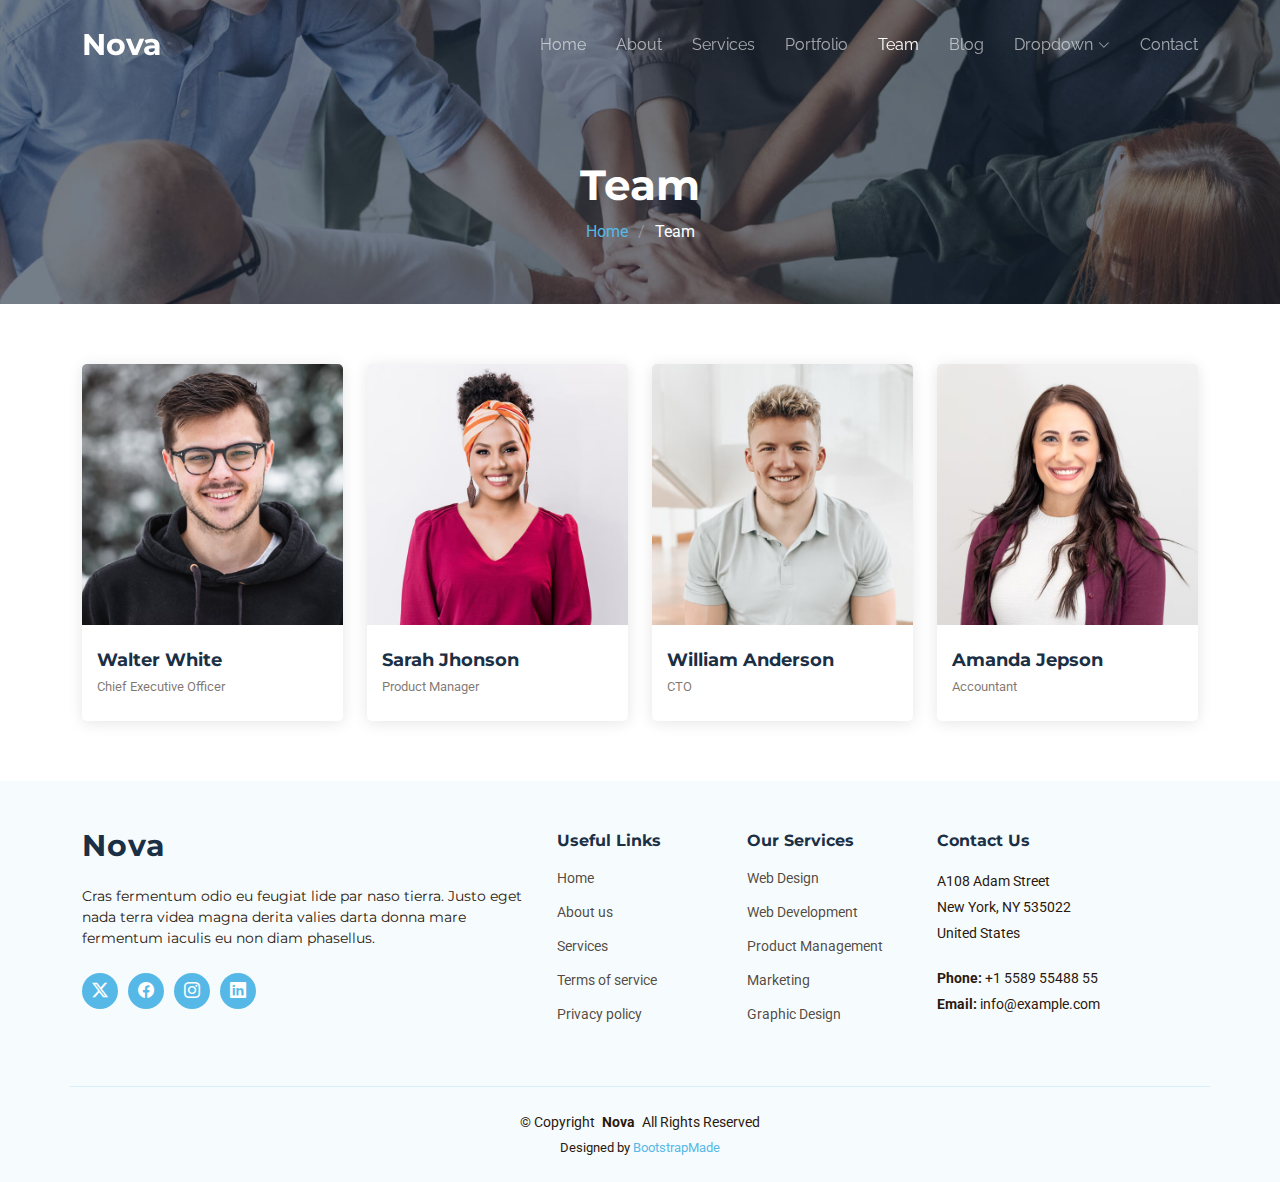
<file: team.html>
<!DOCTYPE html>
<html lang="en">

<head>
  <meta charset="utf-8">
  <meta content="width=device-width, initial-scale=1.0" name="viewport">
  <title>Team - Nova Bootstrap Template</title>
  <meta name="description" content="">
  <meta name="keywords" content="">

  <!-- Favicons -->
  <link href="assets/img/favicon.png" rel="icon">
  <link href="assets/img/apple-touch-icon.png" rel="apple-touch-icon">

  <!-- Fonts -->
  <link href="https://fonts.googleapis.com" rel="preconnect">
  <link href="https://fonts.gstatic.com" rel="preconnect" crossorigin>
  <link href="https://fonts.googleapis.com/css2?family=Roboto:ital,wght@0,100;0,300;0,400;0,500;0,700;0,900;1,100;1,300;1,400;1,500;1,700;1,900&family=Montserrat:ital,wght@0,100;0,200;0,300;0,400;0,500;0,600;0,700;0,800;0,900;1,100;1,200;1,300;1,400;1,500;1,600;1,700;1,800;1,900&family=Raleway:ital,wght@0,100;0,200;0,300;0,400;0,500;0,600;0,700;0,800;0,900;1,100;1,200;1,300;1,400;1,500;1,600;1,700;1,800;1,900&display=swap" rel="stylesheet">

  <!-- Vendor CSS Files -->
  <link href="assets/vendor/bootstrap/css/bootstrap.min.css" rel="stylesheet">
  <link href="assets/vendor/bootstrap-icons/bootstrap-icons.css" rel="stylesheet">
  <link href="assets/vendor/aos/aos.css" rel="stylesheet">
  <link href="assets/vendor/glightbox/css/glightbox.min.css" rel="stylesheet">
  <link href="assets/vendor/swiper/swiper-bundle.min.css" rel="stylesheet">

  <!-- Main CSS File -->
  <link href="assets/css/main.css" rel="stylesheet">

  <!-- =======================================================
  * Template Name: Nova
  * Template URL: https://bootstrapmade.com/nova-bootstrap-business-template/
  * Updated: Aug 07 2024 with Bootstrap v5.3.3
  * Author: BootstrapMade.com
  * License: https://bootstrapmade.com/license/
  ======================================================== -->
</head>

<body class="team-page">

  <header id="header" class="header d-flex align-items-center fixed-top">
    <div class="container-fluid container-xl position-relative d-flex align-items-center justify-content-between">

      <a href="index.html" class="logo d-flex align-items-center">
        <!-- Uncomment the line below if you also wish to use an image logo -->
        <!-- <img src="assets/img/logo.png" alt=""> -->
        <h1 class="sitename">Nova</h1>
      </a>

      <nav id="navmenu" class="navmenu">
        <ul>
          <li><a href="index.html">Home<br></a></li>
          <li><a href="about.html">About</a></li>
          <li><a href="services.html">Services</a></li>
          <li><a href="portfolio.html">Portfolio</a></li>
          <li><a href="team.html" class="active">Team</a></li>
          <li><a href="blog.html">Blog</a></li>
          <li class="dropdown"><a href="#"><span>Dropdown</span> <i class="bi bi-chevron-down toggle-dropdown"></i></a>
            <ul>
              <li><a href="#">Dropdown 1</a></li>
              <li class="dropdown"><a href="#"><span>Deep Dropdown</span> <i class="bi bi-chevron-down toggle-dropdown"></i></a>
                <ul>
                  <li><a href="#">Deep Dropdown 1</a></li>
                  <li><a href="#">Deep Dropdown 2</a></li>
                  <li><a href="#">Deep Dropdown 3</a></li>
                  <li><a href="#">Deep Dropdown 4</a></li>
                  <li><a href="#">Deep Dropdown 5</a></li>
                </ul>
              </li>
              <li><a href="#">Dropdown 2</a></li>
              <li><a href="#">Dropdown 3</a></li>
              <li><a href="#">Dropdown 4</a></li>
            </ul>
          </li>
          <li><a href="contact.html">Contact</a></li>
        </ul>
        <i class="mobile-nav-toggle d-xl-none bi bi-list"></i>
      </nav>

    </div>
  </header>

  <main class="main">

    <!-- Page Title -->
    <div class="page-title dark-background" data-aos="fade" style="background-image: url(assets/img/team-page-title-bg.jpg);">
      <div class="container">
        <h1>Team</h1>
        <nav class="breadcrumbs">
          <ol>
            <li><a href="index.html">Home</a></li>
            <li class="current">Team</li>
          </ol>
        </nav>
      </div>
    </div><!-- End Page Title -->

    <!-- Team Section -->
    <section id="team" class="team section">

      <div class="container">

        <div class="row gy-4">

          <div class="col-lg-3 col-md-6 d-flex align-items-stretch" data-aos="fade-up" data-aos-delay="100">
            <div class="team-member">
              <div class="member-img">
                <img src="assets/img/team/team-1.jpg" class="img-fluid" alt="">
                <div class="social">
                  <a href=""><i class="bi bi-twitter-x"></i></a>
                  <a href=""><i class="bi bi-facebook"></i></a>
                  <a href=""><i class="bi bi-instagram"></i></a>
                  <a href=""><i class="bi bi-linkedin"></i></a>
                </div>
              </div>
              <div class="member-info">
                <h4>Walter White</h4>
                <span>Chief Executive Officer</span>
              </div>
            </div>
          </div><!-- End Team Member -->

          <div class="col-lg-3 col-md-6 d-flex align-items-stretch" data-aos="fade-up" data-aos-delay="200">
            <div class="team-member">
              <div class="member-img">
                <img src="assets/img/team/team-2.jpg" class="img-fluid" alt="">
                <div class="social">
                  <a href=""><i class="bi bi-twitter-x"></i></a>
                  <a href=""><i class="bi bi-facebook"></i></a>
                  <a href=""><i class="bi bi-instagram"></i></a>
                  <a href=""><i class="bi bi-linkedin"></i></a>
                </div>
              </div>
              <div class="member-info">
                <h4>Sarah Jhonson</h4>
                <span>Product Manager</span>
              </div>
            </div>
          </div><!-- End Team Member -->

          <div class="col-lg-3 col-md-6 d-flex align-items-stretch" data-aos="fade-up" data-aos-delay="300">
            <div class="team-member">
              <div class="member-img">
                <img src="assets/img/team/team-3.jpg" class="img-fluid" alt="">
                <div class="social">
                  <a href=""><i class="bi bi-twitter-x"></i></a>
                  <a href=""><i class="bi bi-facebook"></i></a>
                  <a href=""><i class="bi bi-instagram"></i></a>
                  <a href=""><i class="bi bi-linkedin"></i></a>
                </div>
              </div>
              <div class="member-info">
                <h4>William Anderson</h4>
                <span>CTO</span>
              </div>
            </div>
          </div><!-- End Team Member -->

          <div class="col-lg-3 col-md-6 d-flex align-items-stretch" data-aos="fade-up" data-aos-delay="400">
            <div class="team-member">
              <div class="member-img">
                <img src="assets/img/team/team-4.jpg" class="img-fluid" alt="">
                <div class="social">
                  <a href=""><i class="bi bi-twitter-x"></i></a>
                  <a href=""><i class="bi bi-facebook"></i></a>
                  <a href=""><i class="bi bi-instagram"></i></a>
                  <a href=""><i class="bi bi-linkedin"></i></a>
                </div>
              </div>
              <div class="member-info">
                <h4>Amanda Jepson</h4>
                <span>Accountant</span>
              </div>
            </div>
          </div><!-- End Team Member -->

        </div>

      </div>

    </section><!-- /Team Section -->

  </main>

  <footer id="footer" class="footer light-background">

    <div class="footer-top">
      <div class="container">
        <div class="row gy-4">
          <div class="col-lg-5 col-md-12 footer-about">
            <a href="index.html" class="logo d-flex align-items-center">
              <span class="sitename">Nova</span>
            </a>
            <p>Cras fermentum odio eu feugiat lide par naso tierra. Justo eget nada terra videa magna derita valies darta donna mare fermentum iaculis eu non diam phasellus.</p>
            <div class="social-links d-flex mt-4">
              <a href=""><i class="bi bi-twitter-x"></i></a>
              <a href=""><i class="bi bi-facebook"></i></a>
              <a href=""><i class="bi bi-instagram"></i></a>
              <a href=""><i class="bi bi-linkedin"></i></a>
            </div>
          </div>

          <div class="col-lg-2 col-6 footer-links">
            <h4>Useful Links</h4>
            <ul>
              <li><a href="#">Home</a></li>
              <li><a href="#">About us</a></li>
              <li><a href="#">Services</a></li>
              <li><a href="#">Terms of service</a></li>
              <li><a href="#">Privacy policy</a></li>
            </ul>
          </div>

          <div class="col-lg-2 col-6 footer-links">
            <h4>Our Services</h4>
            <ul>
              <li><a href="#">Web Design</a></li>
              <li><a href="#">Web Development</a></li>
              <li><a href="#">Product Management</a></li>
              <li><a href="#">Marketing</a></li>
              <li><a href="#">Graphic Design</a></li>
            </ul>
          </div>

          <div class="col-lg-3 col-md-12 footer-contact text-center text-md-start">
            <h4>Contact Us</h4>
            <p>A108 Adam Street</p>
            <p>New York, NY 535022</p>
            <p>United States</p>
            <p class="mt-4"><strong>Phone:</strong> <span>+1 5589 55488 55</span></p>
            <p><strong>Email:</strong> <span>info@example.com</span></p>
          </div>

        </div>
      </div>
    </div>

    <div class="container copyright text-center">
      <p>© <span>Copyright</span> <strong class="px-1 sitename">Nova</strong> <span>All Rights Reserved</span></p>
      <div class="credits">
        <!-- All the links in the footer should remain intact. -->
        <!-- You can delete the links only if you've purchased the pro version. -->
        <!-- Licensing information: https://bootstrapmade.com/license/ -->
        <!-- Purchase the pro version with working PHP/AJAX contact form: [buy-url] -->
        Designed by <a href="https://bootstrapmade.com/">BootstrapMade</a>
      </div>
    </div>

  </footer>

  <!-- Scroll Top -->
  <a href="#" id="scroll-top" class="scroll-top d-flex align-items-center justify-content-center"><i class="bi bi-arrow-up-short"></i></a>

  <!-- Preloader -->
  <div id="preloader"></div>

  <!-- Vendor JS Files -->
  <script src="assets/vendor/bootstrap/js/bootstrap.bundle.min.js"></script>
  <script src="assets/vendor/php-email-form/validate.js"></script>
  <script src="assets/vendor/aos/aos.js"></script>
  <script src="assets/vendor/glightbox/js/glightbox.min.js"></script>
  <script src="assets/vendor/swiper/swiper-bundle.min.js"></script>
  <script src="assets/vendor/imagesloaded/imagesloaded.pkgd.min.js"></script>
  <script src="assets/vendor/isotope-layout/isotope.pkgd.min.js"></script>

  <!-- Main JS File -->
  <script src="assets/js/main.js"></script>

</body>

</html>
</file>
<file: assets/css/main.css>
/**
* Template Name: 
* Template URL: 
* Updated: 
* Author: 
* License: 
*/


/* Fonts */
:root {
  --default-font: "Roboto",  system-ui, -apple-system, "Segoe UI", Roboto, "Helvetica Neue", Arial, "Noto Sans", "Liberation Sans", sans-serif, "Apple Color Emoji", "Segoe UI Emoji", "Segoe UI Symbol", "Noto Color Emoji";
  --heading-font: "Montserrat",  sans-serif;
  --nav-font: "Raleway",  sans-serif;
}

/* Global Colors - The following color variables are used throughout the website. Updating them here will change the color scheme of the entire website */
:root { 
  --background-color: #ffffff; /* Background color for the entire website, including individual sections */
  --default-color: #2b180d; /* Default color used for the majority of the text content across the entire website */
  --heading-color: #1b2f45; /* Color for headings, subheadings and title throughout the website */
  --accent-color: #56b8e6; /* Accent color that represents your brand on the website. It's used for buttons, links, and other elements that need to stand out */
  --surface-color: #ffffff; /* The surface color is used as a background of boxed elements within sections, such as cards, icon boxes, or other elements that require a visual separation from the global background. */
  --contrast-color: #ffffff; /* Contrast color for text, ensuring readability against backgrounds of accent, heading, or default colors. */
}

/* Nav Menu Colors - The following color variables are used specifically for the navigation menu. They are separate from the global colors to allow for more customization options */
:root {
  --nav-color: rgba(255, 255, 255, 0.6);  /* The default color of the main navmenu links */
  --nav-hover-color: #ffffff; /* Applied to main navmenu links when they are hovered over or active */
  --nav-mobile-background-color: #ffffff; /* Used as the background color for mobile navigation menu */
  --nav-dropdown-background-color: #ffffff; /* Used as the background color for dropdown items that appear when hovering over primary navigation items */
  --nav-dropdown-color: #212529; /* Used for navigation links of the dropdown items in the navigation menu. */
  --nav-dropdown-hover-color: #56b8e6; /* Similar to --nav-hover-color, this color is applied to dropdown navigation links when they are hovered over. */
}

/* Color Presets - These classes override global colors when applied to any section or element, providing reuse of the sam color scheme. */

.light-background {
  --background-color: #f6fcfe;
  --surface-color: #ffffff;
}

.dark-background {
  --background-color: #17283b;
  --default-color: #ffffff;
  --heading-color: #ffffff;
  --surface-color: #254160;
  --contrast-color: #ffffff;
}

/* Smooth scroll */
:root {
  scroll-behavior: smooth;
}

/*--------------------------------------------------------------
# General Styling & Shared Classes
--------------------------------------------------------------*/
body {
  color: var(--default-color);
  background-color: var(--background-color);
  font-family: var(--default-font);
}

a {
  color: var(--accent-color);
  text-decoration: none;
  transition: 0.3s;
}

a:hover {
  color: color-mix(in srgb, var(--accent-color), transparent 25%);
  text-decoration: none;
}

h1,
h2,
h3,
h4,
h5,
h6 {
  color: var(--heading-color);
  font-family: var(--heading-font);
}

/* PHP Email Form Messages
------------------------------*/
.php-email-form .error-message {
  display: none;
  background: #df1529;
  color: #ffffff;
  text-align: left;
  padding: 15px;
  margin-bottom: 24px;
  font-weight: 600;
}

.php-email-form .sent-message {
  display: none;
  color: #ffffff;
  background: #059652;
  text-align: center;
  padding: 15px;
  margin-bottom: 24px;
  font-weight: 600;
}

.php-email-form .loading {
  display: none;
  background: var(--surface-color);
  text-align: center;
  padding: 15px;
  margin-bottom: 24px;
}

.php-email-form .loading:before {
  content: "";
  display: inline-block;
  border-radius: 50%;
  width: 24px;
  height: 24px;
  margin: 0 10px -6px 0;
  border: 3px solid var(--accent-color);
  border-top-color: var(--surface-color);
  animation: php-email-form-loading 1s linear infinite;
}

@keyframes php-email-form-loading {
  0% {
    transform: rotate(0deg);
  }

  100% {
    transform: rotate(360deg);
  }
}

/*--------------------------------------------------------------
# Global Header
--------------------------------------------------------------*/
.header {
  --background-color: rgba(255, 255, 255, 0);
  --heading-color: #ffffff;
  color: var(--default-color);
  background-color: var(--background-color);
  padding: 15px 0;
  transition: all 0.5s;
  z-index: 997;
}

.header .logo {
  line-height: 1;
}

.header .logo img {
  max-height: 32px;
  margin-right: 8px;
}

.header .logo h1 {
  font-size: 30px;
  margin: 0;
  font-weight: 700;
  color: var(--heading-color);
}

.scrolled .header {
  box-shadow: 0px 0 18px rgba(0, 0, 0, 0.1);
}

/* Global Header on Scroll
------------------------------*/
.scrolled .header {
  --background-color: rgba(23, 40, 59, 0.9);
}

/*--------------------------------------------------------------
# Navigation Menu
--------------------------------------------------------------*/
/* Navmenu - Desktop */
@media (min-width: 1200px) {
  .navmenu {
    padding: 0;
  }

  .navmenu ul {
    margin: 0;
    padding: 0;
    display: flex;
    list-style: none;
    align-items: center;
  }

  .navmenu li {
    position: relative;
  }

  .navmenu a,
  .navmenu a:focus {
    color: var(--nav-color);
    padding: 18px 15px;
    font-size: 16px;
    font-family: var(--nav-font);
    font-weight: 400;
    display: flex;
    align-items: center;
    justify-content: space-between;
    white-space: nowrap;
    transition: 0.3s;
  }

  .navmenu a i,
  .navmenu a:focus i {
    font-size: 12px;
    line-height: 0;
    margin-left: 5px;
    transition: 0.3s;
  }

  .navmenu li:last-child a {
    padding-right: 0;
  }

  .navmenu li:hover>a,
  .navmenu .active,
  .navmenu .active:focus {
    color: var(--nav-hover-color);
  }

  .navmenu .dropdown ul {
    margin: 0;
    padding: 10px 0;
    background: var(--nav-dropdown-background-color);
    display: block;
    position: absolute;
    visibility: hidden;
    left: 14px;
    top: 130%;
    opacity: 0;
    transition: 0.3s;
    border-radius: 0;
    z-index: 99;
    box-shadow: 0px 0px 30px rgba(0, 0, 0, 0.1);
  }

  .navmenu .dropdown ul li {
    min-width: 200px;
  }

  .navmenu .dropdown ul a {
    padding: 10px 20px;
    font-size: 15px;
    text-transform: none;
    color: var(--nav-dropdown-color);
  }

  .navmenu .dropdown ul a i {
    font-size: 12px;
  }

  .navmenu .dropdown ul a:hover,
  .navmenu .dropdown ul .active:hover,
  .navmenu .dropdown ul li:hover>a {
    color: var(--nav-dropdown-hover-color);
  }

  .navmenu .dropdown:hover>ul {
    opacity: 1;
    top: 100%;
    visibility: visible;
  }

  .navmenu .dropdown .dropdown ul {
    top: 0;
    left: -90%;
    visibility: hidden;
  }

  .navmenu .dropdown .dropdown:hover>ul {
    opacity: 1;
    top: 0;
    left: -100%;
    visibility: visible;
  }
}

/* Navmenu - Mobile */
@media (max-width: 1199px) {
  .mobile-nav-toggle {
    color: var(--nav-color);
    font-size: 28px;
    line-height: 0;
    margin-right: 10px;
    cursor: pointer;
    transition: color 0.3s;
  }

  .navmenu {
    padding: 0;
    z-index: 9997;
  }

  .navmenu ul {
    display: none;
    list-style: none;
    position: absolute;
    inset: 60px 20px 20px 20px;
    padding: 10px 0;
    margin: 0;
    border-radius: 6px;
    background-color: var(--nav-mobile-background-color);
    overflow-y: auto;
    transition: 0.3s;
    z-index: 9998;
    box-shadow: 0px 0px 30px rgba(0, 0, 0, 0.1);
  }

  .navmenu a,
  .navmenu a:focus {
    color: var(--nav-dropdown-color);
    padding: 10px 20px;
    font-family: var(--nav-font);
    font-size: 17px;
    font-weight: 500;
    display: flex;
    align-items: center;
    justify-content: space-between;
    white-space: nowrap;
    transition: 0.3s;
  }

  .navmenu a i,
  .navmenu a:focus i {
    font-size: 12px;
    line-height: 0;
    margin-left: 5px;
    width: 30px;
    height: 30px;
    display: flex;
    align-items: center;
    justify-content: center;
    border-radius: 50%;
    transition: 0.3s;
    background-color: color-mix(in srgb, var(--accent-color), transparent 90%);
  }

  .navmenu a i:hover,
  .navmenu a:focus i:hover {
    background-color: var(--accent-color);
    color: var(--contrast-color);
  }

  .navmenu a:hover,
  .navmenu .active,
  .navmenu .active:focus {
    color: var(--nav-dropdown-hover-color);
  }

  .navmenu .active i,
  .navmenu .active:focus i {
    background-color: var(--accent-color);
    color: var(--contrast-color);
    transform: rotate(180deg);
  }

  .navmenu .dropdown ul {
    position: static;
    display: none;
    z-index: 99;
    padding: 10px 0;
    margin: 10px 20px;
    background-color: var(--nav-dropdown-background-color);
    border: 1px solid color-mix(in srgb, var(--default-color), transparent 90%);
    box-shadow: none;
    transition: all 0.5s ease-in-out;
  }

  .navmenu .dropdown ul ul {
    background-color: rgba(33, 37, 41, 0.1);
  }

  .navmenu .dropdown>.dropdown-active {
    display: block;
    background-color: rgba(33, 37, 41, 0.03);
  }

  .mobile-nav-active {
    overflow: hidden;
  }

  .mobile-nav-active .mobile-nav-toggle {
    color: #fff;
    position: absolute;
    font-size: 32px;
    top: 15px;
    right: 15px;
    margin-right: 0;
    z-index: 9999;
  }

  .mobile-nav-active .navmenu {
    position: fixed;
    overflow: hidden;
    inset: 0;
    background: rgba(33, 37, 41, 0.8);
    transition: 0.3s;
  }

  .mobile-nav-active .navmenu>ul {
    display: block;
  }
}

/*--------------------------------------------------------------
# Global Footer
--------------------------------------------------------------*/
.footer {
  color: var(--default-color);
  background-color: var(--background-color);
  font-size: 14px;
  position: relative;
}

.footer .footer-top {
  padding-top: 50px;
}

.footer .footer-about .logo {
  line-height: 1;
  margin-bottom: 25px;
}

.footer .footer-about .logo img {
  max-height: 40px;
  margin-right: 6px;
}

.footer .footer-about .logo span {
  color: var(--heading-color);
  font-size: 30px;
  font-weight: 700;
  letter-spacing: 1px;
  font-family: var(--heading-font);
}

.footer .footer-about p {
  font-size: 14px;
  font-family: var(--heading-font);
}

.footer .social-links a {
  color: var(--contrast-color);
  background-color: var(--accent-color);
  display: flex;
  align-items: center;
  justify-content: center;
  width: 36px;
  height: 36px;
  border-radius: 50%;
  font-size: 16px;
  margin-right: 10px;
  transition: 0.3s;
}

.footer .social-links a:hover {
  color: var(--contrast-color);
  background-color: color-mix(in srgb, var(--accent-color) 90%, black 15%);
}

.footer h4 {
  font-size: 16px;
  font-weight: bold;
  position: relative;
  padding-bottom: 12px;
}

.footer .footer-links {
  margin-bottom: 30px;
}

.footer .footer-links ul {
  list-style: none;
  padding: 0;
  margin: 0;
}

.footer .footer-links ul i {
  padding-right: 2px;
  font-size: 12px;
  line-height: 0;
}

.footer .footer-links ul li {
  padding: 10px 0;
  display: flex;
  align-items: center;
}

.footer .footer-links ul li:first-child {
  padding-top: 0;
}

.footer .footer-links ul a {
  color: color-mix(in srgb, var(--default-color), transparent 20%);
  display: inline-block;
  line-height: 1;
}

.footer .footer-links ul a:hover {
  color: var(--accent-color);
}

.footer .footer-contact p {
  margin-bottom: 5px;
}

.footer .copyright {
  border-top: 1px solid color-mix(in srgb, var(--accent-color), transparent 80%);
  margin-top: 25px;
  padding-top: 25px;
  padding-bottom: 25px;
}

.footer .copyright p {
  margin-bottom: 0;
}

.footer .credits {
  margin-top: 5px;
  font-size: 13px;
}

/*--------------------------------------------------------------
# Preloader
--------------------------------------------------------------*/
#preloader {
  position: fixed;
  inset: 0;
  z-index: 9999;
  overflow: hidden;
  background-color: var(--background-color);
  transition: all 0.6s ease-out;
}

#preloader:before {
  content: "";
  position: fixed;
  top: calc(50% - 30px);
  left: calc(50% - 30px);
  border: 6px solid var(--accent-color);
  border-top-color: color-mix(in srgb, var(--accent-color), transparent 90%);
  border-radius: 50%;
  width: 60px;
  height: 60px;
  animation: animate-preloader 1s linear infinite;
}

@keyframes animate-preloader {
  0% {
    transform: rotate(0deg);
  }

  100% {
    transform: rotate(360deg);
  }
}

/*--------------------------------------------------------------
# Scroll Top Button
--------------------------------------------------------------*/
.scroll-top {
  position: fixed;
  visibility: hidden;
  opacity: 0;
  right: 15px;
  bottom: 15px;
  z-index: 99999;
  background-color: var(--accent-color);
  width: 40px;
  height: 40px;
  border-radius: 4px;
  transition: all 0.4s;
}

.scroll-top i {
  font-size: 24px;
  color: var(--contrast-color);
  line-height: 0;
}

.scroll-top:hover {
  background-color: color-mix(in srgb, var(--accent-color), transparent 20%);
  color: var(--contrast-color);
}

.scroll-top.active {
  visibility: visible;
  opacity: 1;
}

/*--------------------------------------------------------------
# Disable aos animation delay on mobile devices
--------------------------------------------------------------*/
@media screen and (max-width: 768px) {
  [data-aos-delay] {
    transition-delay: 0 !important;
  }
}

/*--------------------------------------------------------------
# Global Page Titles & Breadcrumbs
--------------------------------------------------------------*/
.page-title {
  color: var(--default-color);
  background-color: var(--background-color);
  background-size: cover;
  background-position: center;
  background-repeat: no-repeat;
  padding: 160px 0 60px 0;
  text-align: center;
  position: relative;
}

.page-title:before {
  content: "";
  background-color: color-mix(in srgb, var(--background-color), transparent 40%);
  position: absolute;
  inset: 0;
}

.page-title .container {
  position: relative;
}

.page-title h1 {
  font-size: 42px;
  font-weight: 700;
  margin-bottom: 10px;
}

.page-title .breadcrumbs ol {
  display: flex;
  flex-wrap: wrap;
  list-style: none;
  justify-content: center;
  padding: 0;
  margin: 0;
  font-size: 16px;
  font-weight: 400;
}

.page-title .breadcrumbs ol li+li {
  padding-left: 10px;
}

.page-title .breadcrumbs ol li+li::before {
  content: "/";
  display: inline-block;
  padding-right: 10px;
  color: color-mix(in srgb, var(--default-color), transparent 70%);
}

/*--------------------------------------------------------------
# Global Sections
--------------------------------------------------------------*/
section,
.section {
  color: var(--default-color);
  background-color: var(--background-color);
  padding: 60px 0;
  scroll-margin-top: 100px;
  overflow: clip;
}

@media (max-width: 1199px) {

  section,
  .section {
    scroll-margin-top: 66px;
  }
}

/*--------------------------------------------------------------
# Global Section Titles
--------------------------------------------------------------*/
.section-title {
  text-align: center;
  padding-bottom: 60px;
  position: relative;
}

.section-title h2 {
  font-size: 32px;
  font-weight: 700;
  margin-bottom: 20px;
  padding-bottom: 20px;
  position: relative;
}

.section-title h2:after {
  content: "";
  position: absolute;
  display: block;
  width: 50px;
  height: 3px;
  background: var(--accent-color);
  left: 0;
  right: 0;
  bottom: 0;
  margin: auto;
}

.section-title p {
  margin-bottom: 0;
}

/*--------------------------------------------------------------
# Hero Section
--------------------------------------------------------------*/
.hero {
  width: 100%;
  min-height: 100vh;
  position: relative;
  padding: 120px 0 60px;
  display: flex;
  align-items: center;
}

@media (min-width: 1200px) {
  .hero:after {
    position: absolute;
    content: "";
    width: 44%;
    background-image: linear-gradient(180deg, color-mix(in srgb, var(--background-color), transparent 15%), color-mix(in srgb, var(--background-color), transparent 15%) 100%), linear-gradient(180deg, rgb(0, 0, 0), rgb(0, 0, 0) 100%);
    top: 0;
    bottom: 0;
    z-index: 2;
  }
}

.hero:before {
  position: absolute;
  content: "";
  background: color-mix(in srgb, var(--background-color), transparent 40%);
  inset: 0;
  z-index: 2;
}

.hero img {
  position: absolute;
  inset: 0;
  display: block;
  width: 100%;
  height: 100%;
  object-fit: cover;
  z-index: 1;
}

.hero .container,
.hero .container-fluid {
  z-index: 3;
  position: relative;
}

.hero h1 {
  margin: 0;
  font-size: 3rem;
  font-weight: 700;
}

.hero blockquote {
  color: color-mix(in srgb, var(--default-color), transparent 20%);
  padding-left: 20px;
  border-left: 2px solid var(--accent-color);
  margin: 40px 0;
}

.hero .btn-get-started {
  color: var(--contrast-color);
  background: var(--accent-color);
  font-family: var(--heading-font);
  font-weight: 600;
  font-size: 14px;
  letter-spacing: 1px;
  display: inline-block;
  padding: 12px 30px;
  border-radius: 50px;
  transition: 0.5s;
}

.hero .btn-get-started:hover {
  background: color-mix(in srgb, var(--accent-color) 90%, white 15%);
}

.hero .btn-watch-video {
  font-size: 16px;
  transition: 0.5s;
  margin-left: 25px;
  color: var(--default-color);
  font-weight: 600;
}

.hero .btn-watch-video i {
  color: color-mix(in srgb, var(--default-color), transparent 50%);
  font-size: 32px;
  transition: 0.3s;
  line-height: 0;
  margin-right: 8px;
}

.hero .btn-watch-video:hover {
  color: var(--default-color);
}

.hero .btn-watch-video:hover i {
  color: var(--default-color);
}

@media (max-width: 640px) {
  .hero h1 {
    font-size: 28px;
    line-height: 36px;
  }

  .hero .btn-get-started,
  .hero .btn-watch-video {
    font-size: 13px;
  }
}

/*--------------------------------------------------------------
# Why Us Section
--------------------------------------------------------------*/
.why-us .img-bg {
  min-height: 500px;
  position: relative;
}

.why-us .img-bg img {
  position: absolute;
  inset: 0;
  display: block;
  width: 100%;
  height: 100%;
  object-fit: cover;
  z-index: 1;
}

.why-us .slides {
  background-color: color-mix(in srgb, var(--default-color), transparent 97%);
}

.why-us h3 {
  font-size: 24px;
  font-weight: 700;
}

.why-us h4 {
  font-size: 18px;
  font-weight: 300;
  color: color-mix(in srgb, var(--default-color), transparent 30%);
}

.why-us .swiper {
  margin: 140px 140px 120px 140px;
  overflow: hidden;
}

.why-us .swiper-wrapper {
  height: auto;
}

.why-us .swiper-button-prev:after,
.why-us .swiper-button-next:after {
  font-size: 24px;
  color: color-mix(in srgb, var(--default-color), transparent 50%);
}

.why-us .swiper-button-prev {
  left: 80px;
}

.why-us .swiper-button-next {
  right: 80px;
}

.why-us .swiper-pagination {
  margin-top: 30px;
  position: relative;
}

.why-us .swiper-pagination .swiper-pagination-bullet {
  background-color: color-mix(in srgb, var(--default-color), transparent 50%);
}

.why-us .swiper-pagination .swiper-pagination-bullet-active {
  background-color: var(--accent-color);
}

@media (max-width: 1200px) {
  .why-us .swiper {
    margin: 60px 60px 40px 60px;
  }

  .why-us .swiper-button-prev,
  .why-us .swiper-button-next {
    display: none;
  }
}

@media (max-width: 575px) {
  .why-us .swiper {
    margin: 40px 40px 20px 40px;
  }
}

/*--------------------------------------------------------------
# Services Section
--------------------------------------------------------------*/
.services .service-item {
  position: relative;
  height: 100%;
  margin-bottom: 30px;
}

.services .service-item .icon {
  margin-right: 20px;
}

.services .service-item .icon i {
  color: var(--accent-color);
  font-size: 40px;
  line-height: 0;
  transition: 0.3s;
}

.services .service-item:hover .icon i {
  color: var(--accent-color);
}

.services .service-item .title {
  color: var(--heading-color);
  font-weight: 700;
  margin-bottom: 10px;
  font-size: 20px;
  transition: 0.3s;
}

.services .service-item .description {
  font-size: 15px;
  color: color-mix(in srgb, var(--default-color), transparent 30%);
  margin-bottom: 10px;
}

.services .service-item .readmore {
  display: flex;
  align-items: center;
  color: color-mix(in srgb, var(--default-color), transparent 50%);
  transition: 0.3s;
  font-weight: 700;
  font-size: 14px;
}

.services .service-item .readmore i {
  margin-left: 8px;
}

.services .service-item:hover .title,
.services .service-item:hover .readmore,
.services .service-item:hover .icon i {
  color: var(--accent-color);
}

/*--------------------------------------------------------------
# Call To Action Section
--------------------------------------------------------------*/
.call-to-action {
  padding: 80px 0;
  position: relative;
  clip-path: inset(0);
}

.call-to-action img {
  position: fixed;
  top: 0;
  left: 0;
  display: block;
  width: 100%;
  height: 100%;
  object-fit: cover;
  z-index: 1;
}

.call-to-action:before {
  content: "";
  background: color-mix(in srgb, var(--background-color), transparent 50%);
  position: absolute;
  inset: 0;
  z-index: 2;
}

.call-to-action .container {
  position: relative;
  z-index: 3;
}

.call-to-action h3 {
  font-size: 28px;
  font-weight: 700;
  color: var(--default-color);
}

.call-to-action p {
  color: var(--default-color);
}

.call-to-action .cta-btn {
  background: var(--accent-color);
  color: var(--contrast-color);
  font-family: var(--heading-font);
  font-weight: 500;
  font-size: 16px;
  letter-spacing: 1px;
  display: inline-block;
  padding: 12px 40px;
  border-radius: 50px;
  transition: 0.5s;
  margin: 10px;
}

.call-to-action .cta-btn:hover {
  background: color-mix(in srgb, var(--accent-color) 90%, black 15%);
}

/*--------------------------------------------------------------
# Features Section
--------------------------------------------------------------*/
.features h3 {
  font-size: 32px;
  font-weight: 700;
  margin-bottom: 30px;
}

.features .icon-list i {
  margin-right: 10px;
  font-size: 24px;
  line-height: 1;
}

.features .icon-list span {
  font-size: 16px;
  color: color-mix(in srgb, var(--default-color), transparent 20%);
}

.features .phone-wrap {
  position: absolute;
  right: 0;
}

@media (max-width: 768px) {
  .features .phone-wrap {
    position: relative;
  }
}

.features .phone-wrap img {
  width: 340px;
}

@media (max-width: 992px) {
  .features .phone-wrap img {
    margin-top: 30px;
  }
}

@media (max-width: 768px) {
  .features .phone-wrap img {
    width: 100%;
  }
}

.features .details {
  margin-top: 80px;
  padding: 120px 0;
  background-color: color-mix(in srgb, var(--default-color), transparent 97%);
}

.features .details h4 {
  font-size: 32px;
  font-weight: 700;
  margin-bottom: 20px;
}

.features .details p {
  margin-bottom: 20px;
  font-size: 15px;
}

.features .details .btn-get-started {
  color: var(--contrast-color);
  background-color: var(--accent-color);
  font-family: var(--heading-font);
  display: inline-block;
  font-weight: 500;
  font-size: 15px;
  letter-spacing: 1px;
  padding: 10px 32px;
  border-radius: 50px;
  transition: 0.5s;
}

.features .details .btn-get-started:hover {
  background: color-mix(in srgb, var(--accent-color), transparent 20%);
}

/*--------------------------------------------------------------
# Recent Posts Section
--------------------------------------------------------------*/
.recent-posts .post-box {
  transition: 0.3s;
  height: 100%;
  overflow: hidden;
  position: relative;
  display: flex;
  flex-direction: column;
}

.recent-posts .post-box .post-img {
  overflow: hidden;
  position: relative;
}

.recent-posts .post-box .post-img img {
  transition: 0.5s;
}

.recent-posts .post-box .meta {
  margin-top: 15px;
}

.recent-posts .post-box .meta .post-date {
  font-size: 15px;
  font-weight: 400;
  color: var(--accent-color);
}

.recent-posts .post-box .meta .post-author {
  font-size: 15px;
  font-weight: 400;
  color: color-mix(in srgb, var(--default-color), transparent 40%);
}

.recent-posts .post-box .post-title {
  color: var(--heading-color);
  font-size: 18px;
  font-weight: 700;
  margin: 15px 0 0 0;
  position: relative;
  transition: 0.3s;
}

.recent-posts .post-box p {
  margin: 15px 0 0 0;
  color: color-mix(in srgb, var(--default-color), transparent 40%);
}

.recent-posts .post-box .readmore {
  display: flex;
  align-items: center;
  font-weight: 600;
  line-height: 1;
  transition: 0.3s;
  margin-top: 15px;
}

.recent-posts .post-box .readmore i {
  line-height: 0;
  margin-left: 4px;
  font-size: 18px;
}

.recent-posts .post-box:hover .post-title {
  color: var(--accent-color);
}

.recent-posts .post-box:hover .post-img img {
  transform: scale(1.1);
}

/*--------------------------------------------------------------
# About Section
--------------------------------------------------------------*/
.about .content h3 {
  font-size: 2rem;
  font-weight: 700;
}

.about .content p {
  margin: 30px 0;
  color: color-mix(in srgb, var(--default-color), transparent 40%);
}

.about .content ul {
  list-style: none;
  padding: 0;
}

.about .content ul li {
  padding: 0 0 15px 0;
  font-weight: 400;
  display: flex;
}

.about .content ul i {
  color: var(--accent-color);
  font-size: 1.25rem;
  line-height: 1.2;
  margin-right: 0.5rem;
}

/*--------------------------------------------------------------
# Service Cards Section
--------------------------------------------------------------*/
.service-cards .card-item {
  background-color: var(--surface-color);
  border: 1px solid color-mix(in srgb, var(--default-color), transparent 85%);
  position: relative;
  border-radius: 0;
}

.service-cards .card-item .card-bg {
  min-height: 300px;
  position: relative;
}

.service-cards .card-item .card-bg img {
  position: absolute;
  inset: 0;
  display: block;
  width: 100%;
  height: 100%;
  object-fit: cover;
  object-position: center;
  z-index: 1;
}

.service-cards .card-item .card-body {
  padding: 30px;
}

.service-cards .card-item h4 {
  font-weight: 700;
  font-size: 20px;
  margin-bottom: 15px;
}

.service-cards .card-item p {
  color: color-mix(in srgb, var(--default-color), transparent 40%);
  margin: 0;
}

/*--------------------------------------------------------------
# Testimonials Section
--------------------------------------------------------------*/
.testimonials .testimonial-item {
  background-color: var(--surface-color);
  box-shadow: 0px 0 20px rgba(0, 0, 0, 0.1);
  box-sizing: content-box;
  padding: 30px;
  margin: 40px 30px;
  min-height: 320px;
  display: flex;
  flex-direction: column;
  text-align: center;
  transition: 0.3s;
}

.testimonials .testimonial-item .stars {
  margin-bottom: 15px;
}

.testimonials .testimonial-item .stars i {
  color: #ffc107;
  margin: 0 1px;
}

.testimonials .testimonial-item .testimonial-img {
  width: 90px;
  border-radius: 50%;
  border: 4px solid var(--background-color);
  margin: 0 auto;
}

.testimonials .testimonial-item h3 {
  font-size: 18px;
  font-weight: bold;
  margin: 10px 0 5px 0;
}

.testimonials .testimonial-item h4 {
  font-size: 14px;
  color: color-mix(in srgb, var(--default-color), transparent 40%);
  margin: 0;
}

.testimonials .testimonial-item p {
  font-style: italic;
  margin: 0 auto 15px auto;
}

.testimonials .swiper-wrapper {
  height: auto;
}

.testimonials .swiper-pagination {
  margin-top: 20px;
  position: relative;
}

.testimonials .swiper-pagination .swiper-pagination-bullet {
  width: 12px;
  height: 12px;
  background-color: color-mix(in srgb, var(--default-color), transparent 85%);
  opacity: 1;
}

.testimonials .swiper-pagination .swiper-pagination-bullet-active {
  background-color: var(--accent-color);
}

.testimonials .swiper-slide {
  opacity: 0.3;
}

@media (max-width: 1199px) {
  .testimonials .swiper-slide-active {
    opacity: 1;
  }

  .testimonials .swiper-pagination {
    margin-top: 0;
  }

  .testimonials .testimonial-item {
    margin: 40px 20px;
  }
}

@media (min-width: 1200px) {
  .testimonials .swiper-slide-next {
    opacity: 1;
    transform: scale(1.12);
  }
}

/*--------------------------------------------------------------
# Service Details Section
--------------------------------------------------------------*/
.service-details .service-box {
  background-color: var(--surface-color);
  padding: 20px;
  box-shadow: 0px 2px 20px rgba(0, 0, 0, 0.1);
}

.service-details .service-box+.service-box {
  margin-top: 30px;
}

.service-details .service-box h4 {
  font-size: 20px;
  font-weight: 700;
  border-bottom: 2px solid color-mix(in srgb, var(--default-color), transparent 92%);
  padding-bottom: 15px;
  margin-bottom: 15px;
}

.service-details .services-list {
  background-color: var(--surface-color);
}

.service-details .services-list a {
  color: color-mix(in srgb, var(--default-color), transparent 20%);
  background-color: color-mix(in srgb, var(--default-color), transparent 96%);
  display: flex;
  align-items: center;
  padding: 12px 15px;
  margin-top: 15px;
  transition: 0.3s;
}

.service-details .services-list a:first-child {
  margin-top: 0;
}

.service-details .services-list a i {
  font-size: 16px;
  margin-right: 8px;
  color: var(--accent-color);
}

.service-details .services-list a.active {
  color: var(--contrast-color);
  background-color: var(--accent-color);
}

.service-details .services-list a.active i {
  color: var(--contrast-color);
}

.service-details .services-list a:hover {
  background-color: color-mix(in srgb, var(--accent-color), transparent 95%);
  color: var(--accent-color);
}

.service-details .download-catalog a {
  color: var(--default-color);
  display: flex;
  align-items: center;
  padding: 10px 0;
  transition: 0.3s;
  border-top: 1px solid color-mix(in srgb, var(--default-color), transparent 90%);
}

.service-details .download-catalog a:first-child {
  border-top: 0;
  padding-top: 0;
}

.service-details .download-catalog a:last-child {
  padding-bottom: 0;
}

.service-details .download-catalog a i {
  font-size: 24px;
  margin-right: 8px;
  color: var(--accent-color);
}

.service-details .download-catalog a:hover {
  color: var(--accent-color);
}

.service-details .help-box {
  background-color: var(--accent-color);
  color: var(--contrast-color);
  margin-top: 30px;
  padding: 30px 15px;
}

.service-details .help-box .help-icon {
  font-size: 48px;
}

.service-details .help-box h4,
.service-details .help-box a {
  color: var(--contrast-color);
}

.service-details .services-img {
  margin-bottom: 20px;
}

.service-details h3 {
  font-size: 26px;
  font-weight: 700;
}

.service-details p {
  font-size: 15px;
}

.service-details ul {
  list-style: none;
  padding: 0;
  font-size: 15px;
}

.service-details ul li {
  padding: 5px 0;
  display: flex;
  align-items: center;
}

.service-details ul i {
  font-size: 20px;
  margin-right: 8px;
  color: var(--accent-color);
}

/*--------------------------------------------------------------
# Portfolio Section
--------------------------------------------------------------*/
.portfolio .portfolio-filters {
  padding: 0;
  margin: 0 auto 20px auto;
  list-style: none;
  text-align: center;
}

.portfolio .portfolio-filters li {
  cursor: pointer;
  display: inline-block;
  padding: 0;
  font-size: 16px;
  font-weight: 600;
  margin: 0 10px;
  line-height: 1;
  text-transform: uppercase;
  margin-bottom: 5px;
  transition: all 0.3s ease-in-out;
}

.portfolio .portfolio-filters li:hover,
.portfolio .portfolio-filters li.filter-active {
  color: var(--accent-color);
}

.portfolio .portfolio-filters li:first-child {
  margin-left: 0;
}

.portfolio .portfolio-filters li:last-child {
  margin-right: 0;
}

@media (max-width: 575px) {
  .portfolio .portfolio-filters li {
    font-size: 14px;
    margin: 0 5px;
  }
}

.portfolio .portfolio-item {
  position: relative;
}

.portfolio .portfolio-item .portfolio-info {
  opacity: 0;
  position: absolute;
  left: 30px;
  right: 30px;
  bottom: 0;
  z-index: 3;
  transition: all ease-in-out 0.3s;
  background: color-mix(in srgb, var(--background-color), transparent 10%);
  padding: 15px;
}

.portfolio .portfolio-item .portfolio-info h4 {
  font-size: 18px;
  font-weight: 600;
  padding-right: 50px;
}

.portfolio .portfolio-item .portfolio-info p {
  color: color-mix(in srgb, var(--default-color), transparent 30%);
  font-size: 14px;
  margin-bottom: 0;
  padding-right: 50px;
}

.portfolio .portfolio-item .portfolio-info .preview-link,
.portfolio .portfolio-item .portfolio-info .details-link {
  position: absolute;
  right: 50px;
  font-size: 24px;
  top: calc(50% - 14px);
  color: color-mix(in srgb, var(--default-color), transparent 30%);
  transition: 0.3s;
  line-height: 0;
}

.portfolio .portfolio-item .portfolio-info .preview-link:hover,
.portfolio .portfolio-item .portfolio-info .details-link:hover {
  color: var(--accent-color);
}

.portfolio .portfolio-item .portfolio-info .details-link {
  right: 14px;
  font-size: 28px;
}

.portfolio .portfolio-item:hover .portfolio-info {
  opacity: 1;
  bottom: 20px;
}

/*--------------------------------------------------------------
# Portfolio Details Section
--------------------------------------------------------------*/
.portfolio-details .portfolio-details-slider img {
  width: 100%;
}

.portfolio-details .portfolio-details-slider .swiper-pagination {
  margin-top: 20px;
  position: relative;
}

.portfolio-details .portfolio-details-slider .swiper-pagination .swiper-pagination-bullet {
  width: 12px;
  height: 12px;
  background-color: color-mix(in srgb, var(--default-color), transparent 85%);
  opacity: 1;
}

.portfolio-details .portfolio-details-slider .swiper-pagination .swiper-pagination-bullet-active {
  background-color: var(--accent-color);
}

.portfolio-details .portfolio-info {
  background-color: var(--surface-color);
  padding: 30px;
  box-shadow: 0px 0 30px rgba(0, 0, 0, 0.1);
}

.portfolio-details .portfolio-info h3 {
  font-size: 22px;
  font-weight: 700;
  margin-bottom: 20px;
  padding-bottom: 20px;
  border-bottom: 1px solid color-mix(in srgb, var(--default-color), transparent 85%);
}

.portfolio-details .portfolio-info ul {
  list-style: none;
  padding: 0;
  font-size: 15px;
}

.portfolio-details .portfolio-info ul li+li {
  margin-top: 10px;
}

.portfolio-details .portfolio-description {
  padding-top: 30px;
}

.portfolio-details .portfolio-description h2 {
  font-size: 26px;
  font-weight: 700;
  margin-bottom: 20px;
}

.portfolio-details .portfolio-description p {
  padding: 0;
  color: color-mix(in srgb, var(--default-color), transparent 30%);
}

/*--------------------------------------------------------------
# Team Section
--------------------------------------------------------------*/
.team .team-member {
  background-color: var(--surface-color);
  overflow: hidden;
  border-radius: 5px;
  box-shadow: 0px 2px 15px rgba(0, 0, 0, 0.1);
  height: 100%;
}

.team .team-member .member-img {
  position: relative;
  overflow: hidden;
}

.team .team-member .social {
  position: absolute;
  left: 0;
  bottom: 30px;
  right: 0;
  opacity: 0;
  transition: ease-in-out 0.3s;
  text-align: center;
}

.team .team-member .social a {
  background: color-mix(in srgb, var(--contrast-color), transparent 25%);
  color: color-mix(in srgb, var(--default-color), transparent 20%);
  margin: 0 3px;
  border-radius: 4px;
  width: 36px;
  height: 36px;
  transition: ease-in-out 0.3s;
  display: inline-flex;
  justify-content: center;
  align-items: center;
}

.team .team-member .social a:hover {
  color: var(--contrast-color);
  background: var(--accent-color);
}

.team .team-member .social i {
  font-size: 18px;
  line-height: 0;
}

.team .team-member .member-info {
  padding: 25px 15px;
}

.team .team-member .member-info h4 {
  font-weight: 700;
  margin-bottom: 5px;
  font-size: 18px;
}

.team .team-member .member-info span {
  display: block;
  font-size: 13px;
  font-weight: 400;
  color: color-mix(in srgb, var(--default-color), transparent 40%);
}

.team .team-member:hover .social {
  opacity: 1;
  bottom: 15px;
}

/*--------------------------------------------------------------
# Contact Section
--------------------------------------------------------------*/
.contact {
  background-image: url("../img/contact-bg.png");
  background-position: left center;
  background-repeat: no-repeat;
  position: relative;
}

@media (max-width: 640px) {
  .contact {
    background-position: center 50px;
    background-size: contain;
  }
}

.contact:before {
  content: "";
  background: color-mix(in srgb, var(--background-color), transparent 30%);
  position: absolute;
  bottom: 0;
  top: 0;
  left: 0;
  right: 0;
}

.contact .info-item+.info-item {
  margin-top: 40px;
}

.contact .info-item i {
  background: var(--accent-color);
  color: var(--contrast-color);
  font-size: 20px;
  width: 44px;
  height: 44px;
  display: flex;
  justify-content: center;
  align-items: center;
  border-radius: 50px;
  transition: all 0.3s ease-in-out;
  margin-right: 15px;
}

.contact .info-item h3 {
  padding: 0;
  font-size: 18px;
  font-weight: 700;
  margin-bottom: 5px;
}

.contact .info-item p {
  padding: 0;
  margin-bottom: 0;
  font-size: 14px;
}

.contact .php-email-form {
  height: 100%;
}

.contact .php-email-form input[type=text],
.contact .php-email-form input[type=email],
.contact .php-email-form textarea {
  font-size: 14px;
  padding: 10px 15px;
  box-shadow: none;
  border-radius: 0;
  color: var(--default-color);
  background-color: color-mix(in srgb, var(--background-color), transparent 50%);
  border-color: color-mix(in srgb, var(--default-color), transparent 80%);
}

.contact .php-email-form input[type=text]:focus,
.contact .php-email-form input[type=email]:focus,
.contact .php-email-form textarea:focus {
  border-color: var(--accent-color);
}

.contact .php-email-form input[type=text]::placeholder,
.contact .php-email-form input[type=email]::placeholder,
.contact .php-email-form textarea::placeholder {
  color: color-mix(in srgb, var(--default-color), transparent 70%);
}

.contact .php-email-form button[type=submit] {
  color: var(--contrast-color);
  background: var(--accent-color);
  border: 0;
  padding: 10px 30px;
  transition: 0.4s;
  border-radius: 50px;
}

.contact .php-email-form button[type=submit]:hover {
  background: color-mix(in srgb, var(--accent-color), transparent 20%);
}

/*--------------------------------------------------------------
# Blog Posts Section
--------------------------------------------------------------*/
.blog-posts article {
  background-color: var(--surface-color);
  box-shadow: 0 4px 16px rgba(0, 0, 0, 0.1);
  padding: 30px;
  height: 100%;
  border-radius: 10px;
  overflow: hidden;
}

.blog-posts .post-img {
  max-height: 240px;
  margin: -30px -30px 15px -30px;
  overflow: hidden;
}

.blog-posts .post-category {
  font-size: 16px;
  color: color-mix(in srgb, var(--default-color), transparent 40%);
  margin-bottom: 10px;
}

.blog-posts .title {
  font-size: 20px;
  font-weight: 700;
  padding: 0;
  margin: 0 0 20px 0;
}

.blog-posts .title a {
  color: var(--heading-color);
  transition: 0.3s;
}

.blog-posts .title a:hover {
  color: var(--accent-color);
}

.blog-posts .post-author-img {
  width: 50px;
  border-radius: 50%;
  margin-right: 15px;
}

.blog-posts .post-author {
  font-weight: 600;
  margin-bottom: 5px;
}

.blog-posts .post-date {
  font-size: 14px;
  color: color-mix(in srgb, var(--default-color), transparent 40%);
  margin-bottom: 0;
}

/*--------------------------------------------------------------
# Blog Pagination Section
--------------------------------------------------------------*/
.blog-pagination {
  padding-top: 0;
  color: color-mix(in srgb, var(--default-color), transparent 40%);
}

.blog-pagination ul {
  display: flex;
  padding: 0;
  margin: 0;
  list-style: none;
}

.blog-pagination li {
  margin: 0 5px;
  transition: 0.3s;
}

.blog-pagination li a {
  color: color-mix(in srgb, var(--default-color), transparent 40%);
  padding: 7px 16px;
  display: flex;
  align-items: center;
  justify-content: center;
}

.blog-pagination li a.active,
.blog-pagination li a:hover {
  background: var(--accent-color);
  color: var(--contrast-color);
}

.blog-pagination li a.active a,
.blog-pagination li a:hover a {
  color: var(--contrast-color);
}

/*--------------------------------------------------------------
# Blog Details Section
--------------------------------------------------------------*/
.blog-details {
  padding-bottom: 30px;
}

.blog-details .article {
  background-color: var(--surface-color);
  padding: 30px;
  box-shadow: 0 4px 16px rgba(0, 0, 0, 0.1);
}

.blog-details .post-img {
  margin: -30px -30px 20px -30px;
  overflow: hidden;
}

.blog-details .title {
  color: var(--heading-color);
  font-size: 28px;
  font-weight: 700;
  padding: 0;
  margin: 30px 0;
}

.blog-details .content {
  margin-top: 20px;
}

.blog-details .content h3 {
  font-size: 22px;
  margin-top: 30px;
  font-weight: bold;
}

.blog-details .content blockquote {
  overflow: hidden;
  background-color: color-mix(in srgb, var(--default-color), transparent 95%);
  padding: 60px;
  position: relative;
  text-align: center;
  margin: 20px 0;
}

.blog-details .content blockquote p {
  color: var(--default-color);
  line-height: 1.6;
  margin-bottom: 0;
  font-style: italic;
  font-weight: 500;
  font-size: 22px;
}

.blog-details .content blockquote:after {
  content: "";
  position: absolute;
  left: 0;
  top: 0;
  bottom: 0;
  width: 3px;
  background-color: var(--accent-color);
  margin-top: 20px;
  margin-bottom: 20px;
}

.blog-details .meta-top {
  margin-top: 20px;
  color: color-mix(in srgb, var(--default-color), transparent 40%);
}

.blog-details .meta-top ul {
  display: flex;
  flex-wrap: wrap;
  list-style: none;
  align-items: center;
  padding: 0;
  margin: 0;
}

.blog-details .meta-top ul li+li {
  padding-left: 20px;
}

.blog-details .meta-top i {
  font-size: 16px;
  margin-right: 8px;
  line-height: 0;
  color: color-mix(in srgb, var(--default-color), transparent 40%);
}

.blog-details .meta-top a {
  color: color-mix(in srgb, var(--default-color), transparent 40%);
  font-size: 14px;
  display: inline-block;
  line-height: 1;
}

.blog-details .meta-bottom {
  padding-top: 10px;
  border-top: 1px solid color-mix(in srgb, var(--default-color), transparent 90%);
}

.blog-details .meta-bottom i {
  color: color-mix(in srgb, var(--default-color), transparent 40%);
  display: inline;
}

.blog-details .meta-bottom a {
  color: color-mix(in srgb, var(--default-color), transparent 40%);
  transition: 0.3s;
}

.blog-details .meta-bottom a:hover {
  color: var(--accent-color);
}

.blog-details .meta-bottom .cats {
  list-style: none;
  display: inline;
  padding: 0 20px 0 0;
  font-size: 14px;
}

.blog-details .meta-bottom .cats li {
  display: inline-block;
}

.blog-details .meta-bottom .tags {
  list-style: none;
  display: inline;
  padding: 0;
  font-size: 14px;
}

.blog-details .meta-bottom .tags li {
  display: inline-block;
}

.blog-details .meta-bottom .tags li+li::before {
  padding-right: 6px;
  color: var(--default-color);
  content: ",";
}

.blog-details .meta-bottom .share {
  font-size: 16px;
}

.blog-details .meta-bottom .share i {
  padding-left: 5px;
}

/*--------------------------------------------------------------
# Blog Author Section
--------------------------------------------------------------*/
.blog-author {
  padding: 10px 0 40px 0;
}

.blog-author .author-container {
  background-color: var(--surface-color);
  padding: 20px;
  box-shadow: 0 4px 16px rgba(0, 0, 0, 0.1);
}

.blog-author img {
  max-width: 120px;
  margin-right: 20px;
}

.blog-author h4 {
  font-weight: 600;
  font-size: 20px;
  margin-bottom: 0px;
  padding: 0;
  color: color-mix(in srgb, var(--default-color), transparent 20%);
}

.blog-author .social-links {
  margin: 0 10px 10px 0;
}

.blog-author .social-links a {
  color: color-mix(in srgb, var(--default-color), transparent 60%);
  margin-right: 5px;
}

.blog-author p {
  font-style: italic;
  color: color-mix(in srgb, var(--default-color), transparent 30%);
  margin-bottom: 0;
}

/*--------------------------------------------------------------
# Blog Comments Section
--------------------------------------------------------------*/
.blog-comments {
  padding: 10px 0;
}

.blog-comments .comments-count {
  font-weight: bold;
}

.blog-comments .comment {
  margin-top: 30px;
  position: relative;
}

.blog-comments .comment .comment-img {
  margin-right: 14px;
}

.blog-comments .comment .comment-img img {
  width: 60px;
}

.blog-comments .comment h5 {
  font-size: 16px;
  margin-bottom: 2px;
}

.blog-comments .comment h5 a {
  font-weight: bold;
  color: var(--default-color);
  transition: 0.3s;
}

.blog-comments .comment h5 a:hover {
  color: var(--accent-color);
}

.blog-comments .comment h5 .reply {
  padding-left: 10px;
  color: color-mix(in srgb, var(--default-color), transparent 20%);
}

.blog-comments .comment h5 .reply i {
  font-size: 20px;
}

.blog-comments .comment time {
  display: block;
  font-size: 14px;
  color: color-mix(in srgb, var(--default-color), transparent 40%);
  margin-bottom: 5px;
}

.blog-comments .comment.comment-reply {
  padding-left: 40px;
}

/*--------------------------------------------------------------
# Comment Form Section
--------------------------------------------------------------*/
.comment-form {
  padding-top: 10px;
}

.comment-form form {
  background-color: var(--surface-color);
  margin-top: 30px;
  padding: 30px;
  box-shadow: 0 4px 16px rgba(0, 0, 0, 0.1);
}

.comment-form form h4 {
  font-weight: bold;
  font-size: 22px;
}

.comment-form form p {
  font-size: 14px;
}

.comment-form form input {
  background-color: var(--surface-color);
  color: var(--default-color);
  border: 1px solid color-mix(in srgb, var(--default-color), transparent 70%);
  font-size: 14px;
  border-radius: 4px;
  padding: 10px 10px;
}

.comment-form form input:focus {
  color: var(--default-color);
  background-color: var(--surface-color);
  box-shadow: none;
  border-color: var(--accent-color);
}

.comment-form form input::placeholder {
  color: color-mix(in srgb, var(--default-color), transparent 50%);
}

.comment-form form textarea {
  background-color: var(--surface-color);
  color: var(--default-color);
  border: 1px solid color-mix(in srgb, var(--default-color), transparent 70%);
  border-radius: 4px;
  padding: 10px 10px;
  font-size: 14px;
  height: 120px;
}

.comment-form form textarea:focus {
  color: var(--default-color);
  box-shadow: none;
  border-color: var(--accent-color);
  background-color: var(--surface-color);
}

.comment-form form textarea::placeholder {
  color: color-mix(in srgb, var(--default-color), transparent 50%);
}

.comment-form form .form-group {
  margin-bottom: 25px;
}

.comment-form form .btn-primary {
  border-radius: 4px;
  padding: 10px 20px;
  border: 0;
  background-color: var(--accent-color);
  color: var(--contrast-color);
}

.comment-form form .btn-primary:hover {
  color: var(--contrast-color);
  background-color: color-mix(in srgb, var(--accent-color), transparent 20%);
}

/*--------------------------------------------------------------
# Widgets
--------------------------------------------------------------*/
.widgets-container {
  margin: 60px 0 30px 0;
}

.widget-title {
  color: var(--heading-color);
  font-size: 20px;
  font-weight: 600;
  padding: 0 0 10px 0;
  margin: 0 0 20px 0;
  position: relative;
}

.widget-title:before {
  content: "";
  position: absolute;
  display: block;
  height: 2px;
  background: color-mix(in srgb, var(--default-color), transparent 90%);
  left: 0;
  right: 0;
  bottom: 1px;
}

.widget-title:after {
  content: "";
  position: absolute;
  display: block;
  width: 40px;
  height: 2px;
  background: var(--accent-color);
  left: 0;
  bottom: 1px;
}

.widget-item {
  margin-bottom: 40px;
}

.widget-item:last-child {
  margin-bottom: 0;
}

.search-widget form {
  background: var(--background-color);
  border: 1px solid color-mix(in srgb, var(--default-color), transparent 70%);
  padding: 3px 10px;
  position: relative;
  transition: 0.3s;
}

.search-widget form input[type=text] {
  border: 0;
  padding: 4px;
  border-radius: 4px;
  width: calc(100% - 40px);
  background-color: var(--background-color);
  color: var(--default-color);
}

.search-widget form input[type=text]:focus {
  outline: none;
}

.search-widget form button {
  background: var(--accent-color);
  color: var(--contrast-color);
  position: absolute;
  top: 0;
  right: 0;
  bottom: 0;
  border: 0;
  font-size: 16px;
  padding: 0 15px;
  margin: -1px;
  transition: 0.3s;
  border-radius: 0 4px 4px 0;
  line-height: 0;
}

.search-widget form button i {
  line-height: 0;
}

.search-widget form button:hover {
  background: color-mix(in srgb, var(--accent-color), transparent 20%);
}

.search-widget form:is(:focus-within) {
  border-color: var(--accent-color);
}

.categories-widget ul {
  list-style: none;
  padding: 0;
  margin: 0;
}

.categories-widget ul li {
  padding-bottom: 10px;
}

.categories-widget ul li:last-child {
  padding-bottom: 0;
}

.categories-widget ul a {
  color: color-mix(in srgb, var(--default-color), transparent 20%);
  transition: 0.3s;
}

.categories-widget ul a:hover {
  color: var(--accent-color);
}

.categories-widget ul a span {
  padding-left: 5px;
  color: color-mix(in srgb, var(--default-color), transparent 50%);
  font-size: 14px;
}

.recent-posts-widget .post-item {
  display: flex;
  margin-bottom: 15px;
}

.recent-posts-widget .post-item:last-child {
  margin-bottom: 0;
}

.recent-posts-widget .post-item img {
  width: 80px;
  margin-right: 15px;
}

.recent-posts-widget .post-item h4 {
  font-size: 15px;
  font-weight: bold;
  margin-bottom: 5px;
}

.recent-posts-widget .post-item h4 a {
  color: var(--default-color);
  transition: 0.3s;
}

.recent-posts-widget .post-item h4 a:hover {
  color: var(--accent-color);
}

.recent-posts-widget .post-item time {
  display: block;
  font-style: italic;
  font-size: 14px;
  color: color-mix(in srgb, var(--default-color), transparent 50%);
}

.tags-widget {
  margin-bottom: -10px;
}

.tags-widget ul {
  list-style: none;
  padding: 0;
  margin: 0;
}

.tags-widget ul li {
  display: inline-block;
}

.tags-widget ul a {
  background-color: color-mix(in srgb, var(--default-color), transparent 94%);
  color: color-mix(in srgb, var(--default-color), transparent 30%);
  border-radius: 50px;
  font-size: 14px;
  padding: 5px 15px;
  margin: 0 6px 8px 0;
  display: inline-block;
  transition: 0.3s;
}

.tags-widget ul a:hover {
  background: var(--accent-color);
  color: var(--contrast-color);
}

.tags-widget ul a span {
  padding-left: 5px;
  color: color-mix(in srgb, var(--default-color), transparent 60%);
  font-size: 14px;
}
</file>
